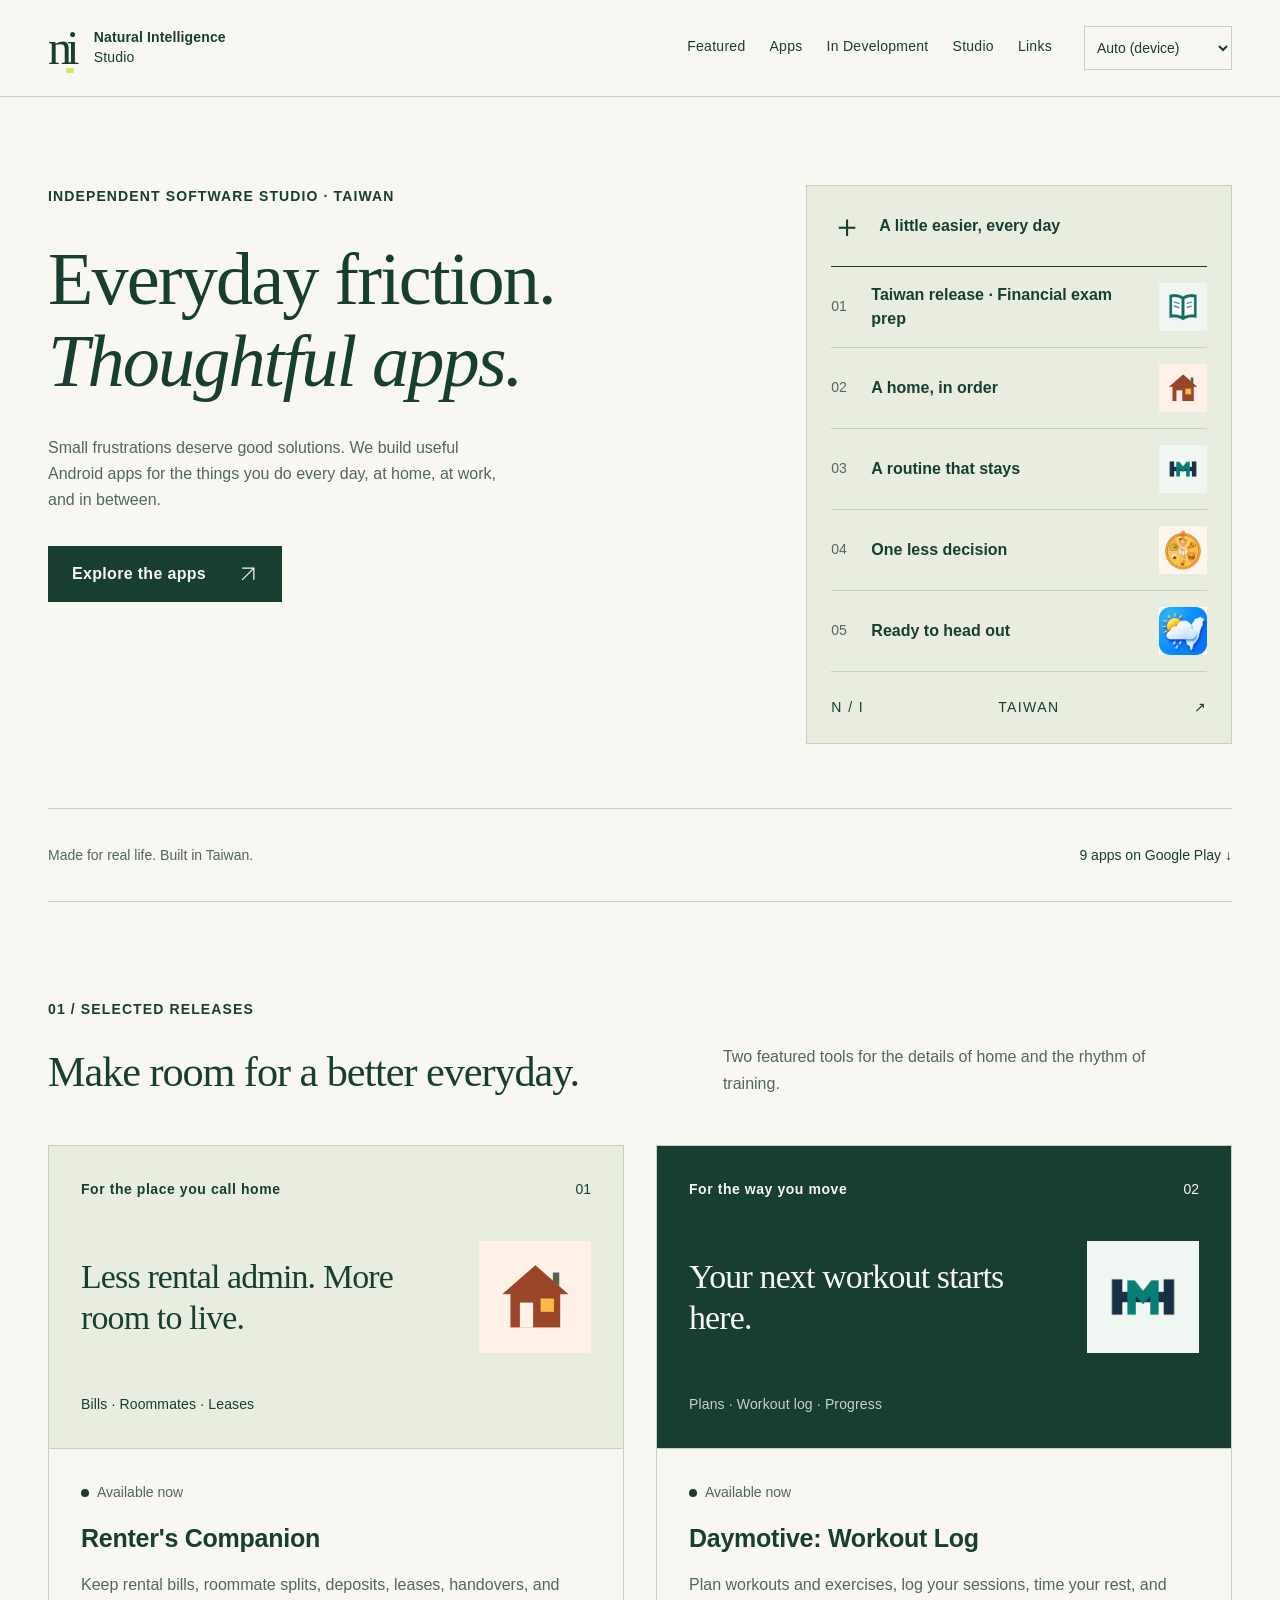
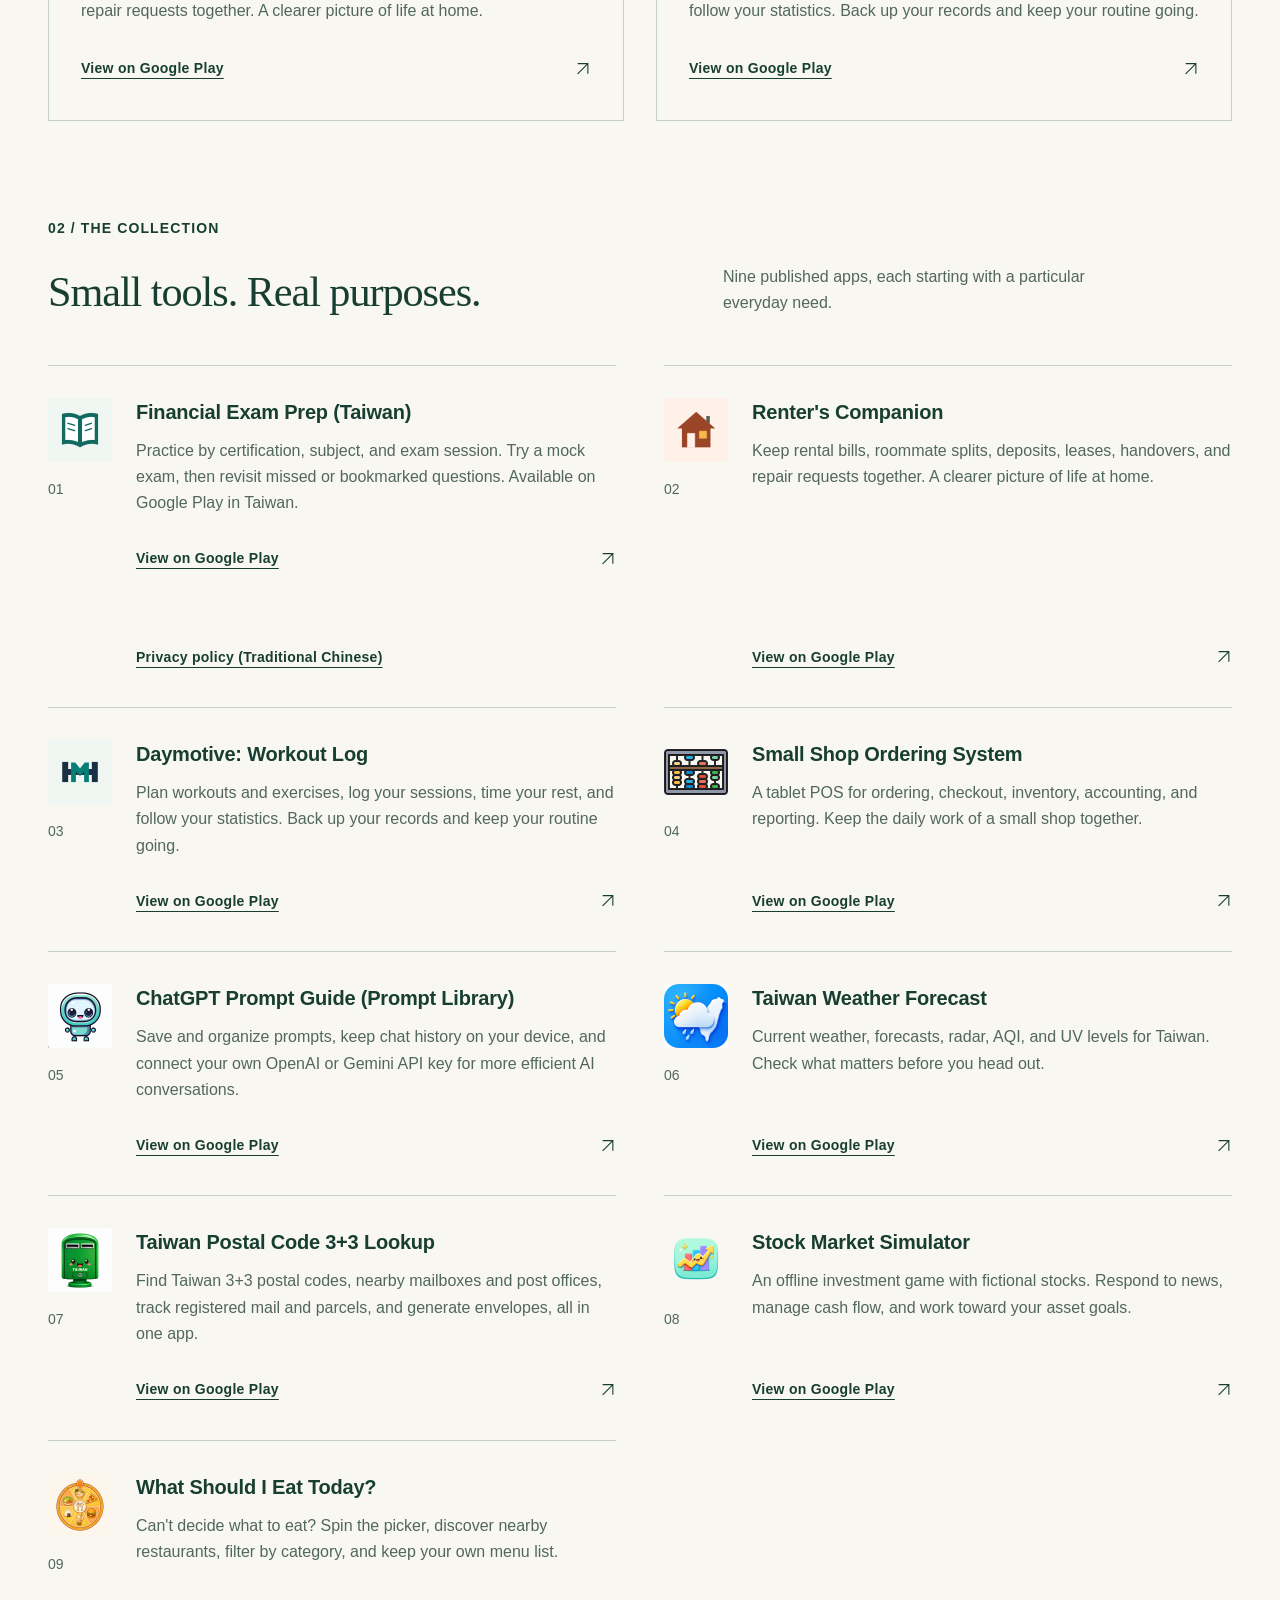
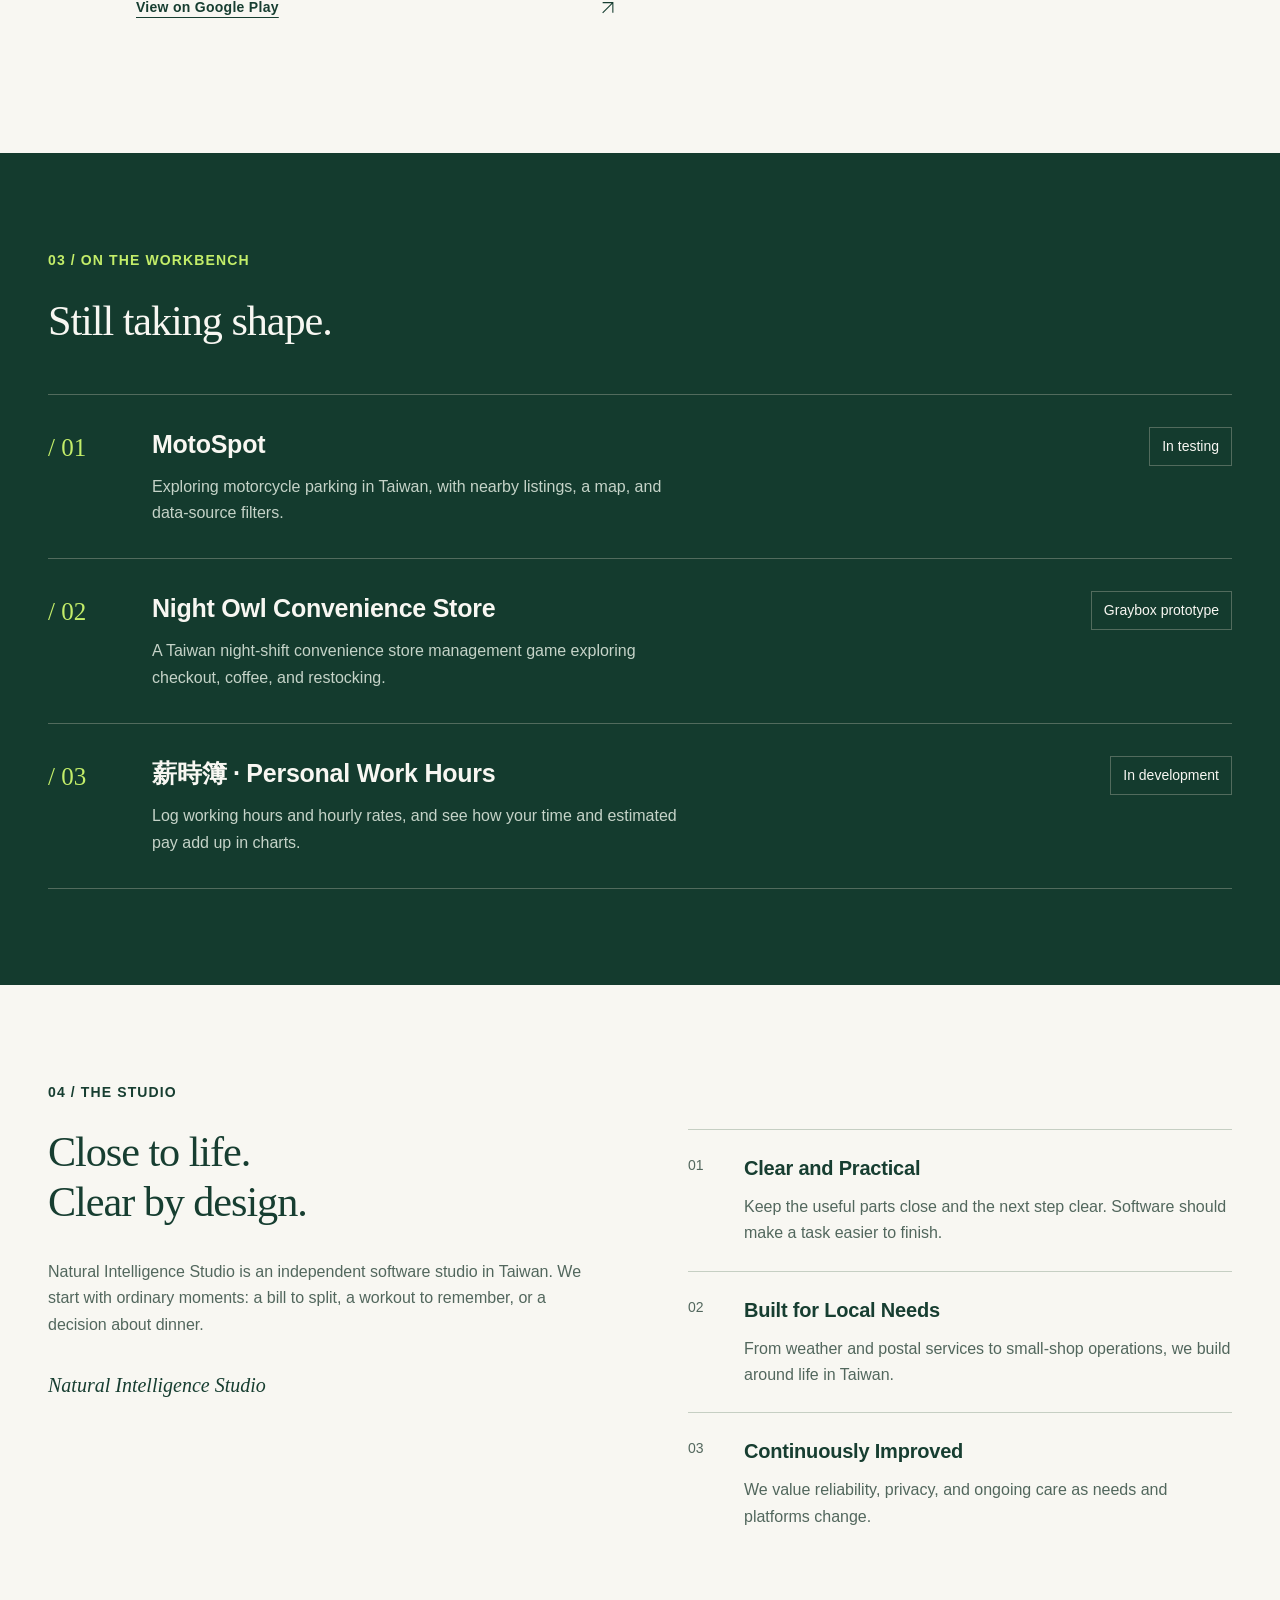
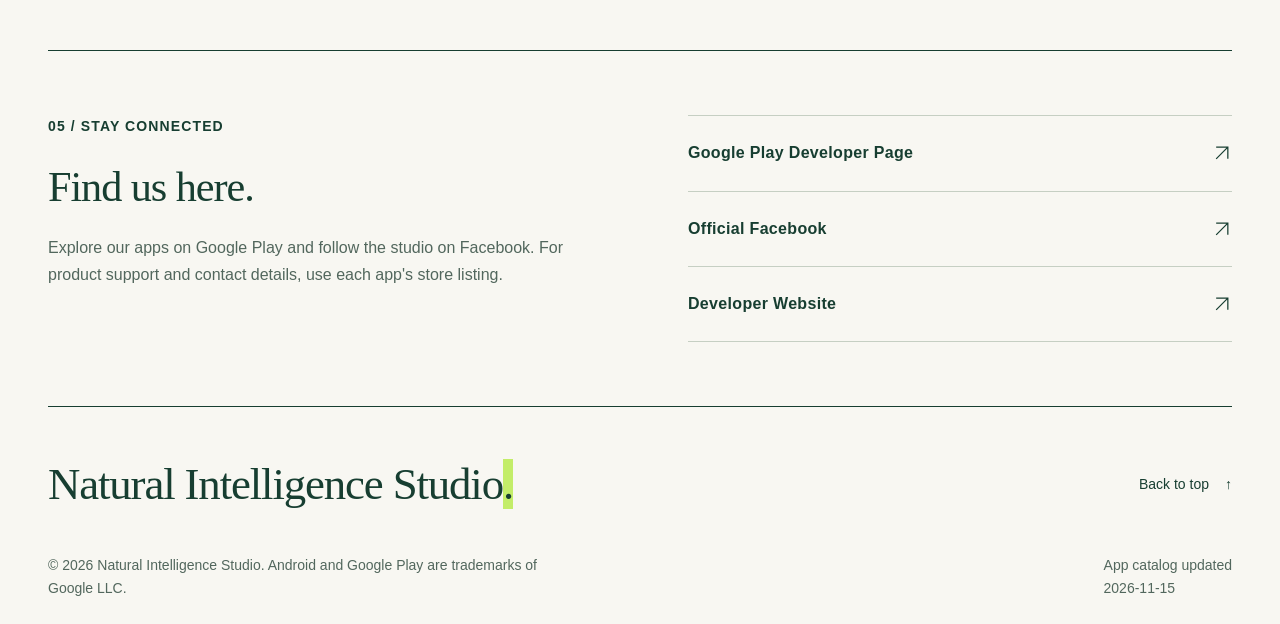
<file: index.html>
<!doctype html>
<html lang="en">
<head>
<meta charset="utf-8">
<meta name="viewport" content="width=device-width, initial-scale=1">
<meta name="google" content="notranslate">
<title data-i18n="meta.title" >Natural Intelligence Studio | Thoughtful Apps, Made in Taiwan</title>
<meta name="description" content="Useful Android apps from an independent Taiwan studio. Explore Renter’s Companion, Daymotive, and our full collection of everyday tools and games." data-i18n="meta.description" data-i18n-attr="content">
<meta name="theme-color" content="#f8f7f2">
<link rel="canonical" href="https://g07377.github.io/">
<meta property="og:title" content="Natural Intelligence Studio | Thoughtful Apps, Made in Taiwan" data-i18n="meta.title" data-i18n-attr="content">
<meta property="og:description" content="Everyday friction. Thoughtful apps. Discover Natural Intelligence Studio, an independent software studio in Taiwan." data-i18n="meta.ogDescription" data-i18n-attr="content">
<meta property="og:type" content="website">
<meta property="og:url" content="https://g07377.github.io/">
<meta property="og:image" content="https://g07377.github.io/developer-page-assets/icon-fitness.png">
<meta property="og:locale" content="en_US" data-og-locale>
<link rel="icon" href="developer-page-assets/brand-mark.svg" type="image/svg+xml">
<link rel="stylesheet" href="styles.css?v=20261110">
<script id="structured-data" type="application/ld+json">{
  "@context": "https://schema.org",
  "@type": "Organization",
  "name": "Natural Intelligence Studio",
  "url": "https://g07377.github.io/",
  "sameAs": [
    "https://play.google.com/store/apps/developer?id=Natural+Intelligence+Studio",
    "https://www.facebook.com/profile.php?id=61589645066099"
  ],
  "description": "Useful Android apps from an independent Taiwan studio. Explore Renter’s Companion, Daymotive, and our full collection of everyday tools and games."
}</script>
<script src="translations.js?v=20261115-hourly" defer></script><script src="script.js?v=20261110" defer></script>
</head>
<body>
<a data-i18n="skip" class="skip-link" href="#main">Skip to content</a>
<header class="site-header" id="top"><div class="header-inner">
<a class="brand" href="#top" aria-label="Natural Intelligence Studio home" data-i18n="brand.home" data-i18n-attr="aria-label"><span class="brand-symbol" aria-hidden="true">n<span>i</span></span><span class="brand-name">Natural Intelligence<span>Studio</span></span></a>
<nav class="site-nav" aria-label="Primary navigation" data-i18n="nav.label" data-i18n-attr="aria-label"><a href="#featured"><span data-i18n="nav.featured" >Featured</span></a><a href="#apps"><span data-i18n="nav.apps" >Apps</span></a><a href="#developing"><span data-i18n="nav.developing" >In Development</span></a><a href="#studio"><span data-i18n="nav.studio" >Studio</span></a><a href="#contact"><span data-i18n="nav.contact" >Links</span></a></nav>
<div class="language-control" hidden><label for="language-select" data-i18n="language.label">Language</label><select id="language-select" data-language-select><option value="auto" data-i18n="language.auto">Auto (device)</option><option value="en" lang="en">English</option><option value="zh-Hant" lang="zh-Hant">繁體中文</option><option value="ja" lang="ja">日本語</option><option value="ko" lang="ko">한국어</option></select></div>
</div></header>
<main id="main" tabindex="-1">
<section class="hero wrap" aria-labelledby="hero-title"><div class="hero-copy">
<p data-i18n="hero.eyebrow" class="eyebrow">Independent software studio · Taiwan</p>
<h1 id="hero-title"><span data-i18n="hero.title.first" >Everyday friction.</span><span data-i18n="hero.title.second" class="hero-accent">Thoughtful apps.</span></h1>
<p data-i18n="hero.lead" class="hero-lead">Small frustrations deserve good solutions. We build useful Android apps for the things you do every day, at home, at work, and in between.</p><a class="button" href="#apps"><span data-i18n="hero.viewApps" >Explore the apps</span><svg class="ui-icon" viewBox="0 0 24 24" fill="none" stroke="currentColor" stroke-width="1.5" aria-hidden="true"><path d="M5 19 19 5M5 5h14v14"/></svg></a>
</div><aside class="daily-index" aria-labelledby="index-title"><div class="index-heading"><span class="index-mark" aria-hidden="true">＋</span><h2 data-i18n="hero.index" id="index-title">A little easier, every day</h2></div>
<a class="index-row" href="#app-financial-certificates"><span class="index-number" aria-hidden="true">01</span><span data-i18n="hero.financial">Taiwan release · Financial exam prep</span><img src="financial-certificates/play-icon-512x512.png" width="512" height="512" alt="" decoding="async" loading="lazy"></a><a class="index-row" href="#app-rental"><span class="index-number" aria-hidden="true">02</span><span data-i18n="hero.rental" >A home, in order</span><img class="" src="developer-page-assets/icon-rental.png" width="192" height="192" alt=""  decoding="async" loading="lazy"></a><a class="index-row" href="#app-fitness"><span class="index-number" aria-hidden="true">03</span><span data-i18n="hero.fitness" >A routine that stays</span><img class="" src="developer-page-assets/icon-fitness.png" width="512" height="512" alt=""  decoding="async" loading="lazy"></a><a class="index-row" href="#app-food"><span class="index-number" aria-hidden="true">04</span><span data-i18n="hero.food" >One less decision</span><img class="" src="developer-page-assets/icon-food.png" width="256" height="256" alt=""  decoding="async" loading="lazy"></a><a class="index-row" href="#app-weather"><span class="index-number" aria-hidden="true">05</span><span data-i18n="hero.weather" >Ready to head out</span><img class="" src="developer-page-assets/icon-weather.png" width="256" height="256" alt=""  decoding="async" loading="lazy"></a>
<div class="index-footer" aria-hidden="true"><span>N / I</span><span>TAIWAN</span><span>↗</span></div></aside>
<div class="hero-foot"><p data-i18n="hero.note" >Made for real life. Built in Taiwan.</p><a href="#apps"><span data-i18n="apps.count" >9 apps on Google Play</span><span aria-hidden="true"> ↓</span></a></div></section>
<section class="section wrap" id="featured" aria-labelledby="featured-title"><div class="section-heading"><p data-i18n="featured.eyebrow" class="eyebrow">01 / Selected releases</p><div class="heading-grid"><h2 data-i18n="featured.title" id="featured-title">Make room for a better everyday.</h2><p data-i18n="featured.intro" >Two featured tools for the details of home and the rhythm of training.</p></div></div>
<div class="featured-grid"><article class="featured-card featured-rental"><div class="feature-art"><div class="feature-art-top"><p data-i18n="featured.rental.kicker" class="eyebrow">For the place you call home</p><span aria-hidden="true">01</span></div><div class="feature-art-body"><p data-i18n="featured.rental.headline" class="feature-headline">Less rental admin. More room to live.</p><img class="feature-icon" src="developer-page-assets/icon-rental.png" width="192" height="192" alt="Renter's Companion app icon" data-i18n="alt.rental" data-i18n-attr="alt" decoding="async" loading="lazy"></div><p data-i18n="featured.rental.tags" class="feature-tags">Bills · Roommates · Leases</p></div><div class="feature-detail"><p class="release-status"><span class="status-dot" aria-hidden="true"></span><span data-i18n="apps.publishedStatus" >Available now</span></p><h3 data-i18n="apps.rental.title" id="featured-rental-name">Renter's Companion</h3><p data-i18n="apps.rental.description" >Keep rental bills, roommate splits, deposits, leases, handovers, and repair requests together. A clearer picture of life at home.</p><a class="text-link" href="https://play.google.com/store/apps/details?id=life.nistudio.leasehouse" target="_blank" rel="noopener noreferrer" aria-labelledby="featured-rental-name featured-rental-store"><span id="featured-rental-store" data-i18n="apps.playStore">View on Google Play</span><svg class="ui-icon" viewBox="0 0 24 24" fill="none" stroke="currentColor" stroke-width="1.5" aria-hidden="true"><path d="M5 19 19 5M5 5h14v14"/></svg></a></div></article><article class="featured-card featured-fitness"><div class="feature-art"><div class="feature-art-top"><p data-i18n="featured.fitness.kicker" class="eyebrow">For the way you move</p><span aria-hidden="true">02</span></div><div class="feature-art-body"><p data-i18n="featured.fitness.headline" class="feature-headline">Your next workout starts here.</p><img class="feature-icon" src="developer-page-assets/icon-fitness.png" width="512" height="512" alt="Daymotive app icon" data-i18n="alt.fitness" data-i18n-attr="alt" decoding="async" loading="lazy"></div><p data-i18n="featured.fitness.tags" class="feature-tags">Plans · Workout log · Progress</p></div><div class="feature-detail"><p class="release-status"><span class="status-dot" aria-hidden="true"></span><span data-i18n="apps.publishedStatus" >Available now</span></p><h3 data-i18n="apps.fitness.title" id="featured-fitness-name">Daymotive: Workout Log</h3><p data-i18n="apps.fitness.description" >Plan workouts and exercises, log your sessions, time your rest, and follow your statistics. Back up your records and keep your routine going.</p><a class="text-link" href="https://play.google.com/store/apps/details?id=life.muscle.beach" target="_blank" rel="noopener noreferrer" aria-labelledby="featured-fitness-name featured-fitness-store"><span id="featured-fitness-store" data-i18n="apps.playStore">View on Google Play</span><svg class="ui-icon" viewBox="0 0 24 24" fill="none" stroke="currentColor" stroke-width="1.5" aria-hidden="true"><path d="M5 19 19 5M5 5h14v14"/></svg></a></div></article></div></section>
<section class="section wrap" id="apps" aria-labelledby="apps-title"><div class="section-heading"><p data-i18n="apps.eyebrow" class="eyebrow">02 / The collection</p><div class="heading-grid"><h2 data-i18n="apps.title" id="apps-title">Small tools. Real purposes.</h2><p data-i18n="apps.intro" >Nine published apps, each starting with a particular everyday need.</p></div></div>
<div class="catalog"><article class="app-row" id="app-financial-certificates"><div class="app-identity"><img src="financial-certificates/play-icon-512x512.png" width="512" height="512" alt="" decoding="async" loading="lazy"><span class="catalog-number" aria-hidden="true">01</span></div><div class="app-content"><h3 data-i18n="apps.financial.title" id="app-financial-certificates-name">Financial Exam Prep (Taiwan)</h3><p data-i18n="apps.financial.description">Practice by certification, subject, and exam session. Try a mock exam, then revisit missed or bookmarked questions. Available on Google Play in Taiwan.</p><a class="text-link" href="https://play.google.com/store/apps/details?id=tw.study.trust&amp;hl=zh_TW&amp;gl=TW" target="_blank" rel="noopener noreferrer" aria-labelledby="app-financial-certificates-name app-financial-certificates-store"><span id="app-financial-certificates-store" data-i18n="apps.playStore">View on Google Play</span><svg class="ui-icon" viewBox="0 0 24 24" fill="none" stroke="currentColor" stroke-width="1.5" aria-hidden="true"><path d="M5 19 19 5M5 5h14v14"/></svg></a><br><a class="text-link" href="financial-certificates/privacy.html"><span data-i18n="apps.financial.privacy">Privacy policy (Traditional Chinese)</span></a></div></article><article class="app-row" id="app-rental"><div class="app-identity"><img class="" src="developer-page-assets/icon-rental.png" width="192" height="192" alt=""  decoding="async" loading="lazy"><span class="catalog-number" aria-hidden="true">02</span></div><div class="app-content"><h3 data-i18n="apps.rental.title" id="app-rental-name">Renter's Companion</h3><p data-i18n="apps.rental.description" >Keep rental bills, roommate splits, deposits, leases, handovers, and repair requests together. A clearer picture of life at home.</p><a class="text-link" href="https://play.google.com/store/apps/details?id=life.nistudio.leasehouse" target="_blank" rel="noopener noreferrer" aria-labelledby="app-rental-name app-rental-store"><span id="app-rental-store" data-i18n="apps.playStore">View on Google Play</span><svg class="ui-icon" viewBox="0 0 24 24" fill="none" stroke="currentColor" stroke-width="1.5" aria-hidden="true"><path d="M5 19 19 5M5 5h14v14"/></svg></a></div></article><article class="app-row" id="app-fitness"><div class="app-identity"><img class="" src="developer-page-assets/icon-fitness.png" width="512" height="512" alt=""  decoding="async" loading="lazy"><span class="catalog-number" aria-hidden="true">03</span></div><div class="app-content"><h3 data-i18n="apps.fitness.title" id="app-fitness-name">Daymotive: Workout Log</h3><p data-i18n="apps.fitness.description" >Plan workouts and exercises, log your sessions, time your rest, and follow your statistics. Back up your records and keep your routine going.</p><a class="text-link" href="https://play.google.com/store/apps/details?id=life.muscle.beach" target="_blank" rel="noopener noreferrer" aria-labelledby="app-fitness-name app-fitness-store"><span id="app-fitness-store" data-i18n="apps.playStore">View on Google Play</span><svg class="ui-icon" viewBox="0 0 24 24" fill="none" stroke="currentColor" stroke-width="1.5" aria-hidden="true"><path d="M5 19 19 5M5 5h14v14"/></svg></a></div></article><article class="app-row" id="app-pos"><div class="app-identity"><img class="" src="developer-page-assets/icon-pos.png" width="256" height="256" alt=""  decoding="async" loading="lazy"><span class="catalog-number" aria-hidden="true">04</span></div><div class="app-content"><h3 data-i18n="apps.pos.title" id="app-pos-name">Small Shop Ordering System</h3><p data-i18n="apps.pos.description" >A tablet POS for ordering, checkout, inventory, accounting, and reporting. Keep the daily work of a small shop together.</p><a class="text-link" href="https://play.google.com/store/apps/details?id=gundon.gu.posystem" target="_blank" rel="noopener noreferrer" aria-labelledby="app-pos-name app-pos-store"><span id="app-pos-store" data-i18n="apps.playStore">View on Google Play</span><svg class="ui-icon" viewBox="0 0 24 24" fill="none" stroke="currentColor" stroke-width="1.5" aria-hidden="true"><path d="M5 19 19 5M5 5h14v14"/></svg></a></div></article><article class="app-row" id="app-gpt"><div class="app-identity"><img class="" src="developer-page-assets/icon-gpt.png" width="256" height="256" alt=""  decoding="async" loading="lazy"><span class="catalog-number" aria-hidden="true">05</span></div><div class="app-content"><h3 data-i18n="apps.gpt.title" id="app-gpt-name">ChatGPT Prompt Guide (Prompt Library)</h3><p data-i18n="apps.gpt.description" >Save and organize prompts, keep chat history on your device, and connect your own OpenAI or Gemini API key for more efficient AI conversations.</p><a class="text-link" href="https://play.google.com/store/apps/details?id=com.forlearn.gpt" target="_blank" rel="noopener noreferrer" aria-labelledby="app-gpt-name app-gpt-store"><span id="app-gpt-store" data-i18n="apps.playStore">View on Google Play</span><svg class="ui-icon" viewBox="0 0 24 24" fill="none" stroke="currentColor" stroke-width="1.5" aria-hidden="true"><path d="M5 19 19 5M5 5h14v14"/></svg></a></div></article><article class="app-row" id="app-weather"><div class="app-identity"><img class="" src="developer-page-assets/icon-weather.png" width="256" height="256" alt=""  decoding="async" loading="lazy"><span class="catalog-number" aria-hidden="true">06</span></div><div class="app-content"><h3 data-i18n="apps.weather.title" id="app-weather-name">Taiwan Weather Forecast</h3><p data-i18n="apps.weather.description" >Current weather, forecasts, radar, AQI, and UV levels for Taiwan. Check what matters before you head out.</p><a class="text-link" href="https://play.google.com/store/apps/details?id=com.cwb.monitor" target="_blank" rel="noopener noreferrer" aria-labelledby="app-weather-name app-weather-store"><span id="app-weather-store" data-i18n="apps.playStore">View on Google Play</span><svg class="ui-icon" viewBox="0 0 24 24" fill="none" stroke="currentColor" stroke-width="1.5" aria-hidden="true"><path d="M5 19 19 5M5 5h14v14"/></svg></a></div></article><article class="app-row" id="app-postal"><div class="app-identity"><img class="" src="developer-page-assets/icon-postal.png" width="256" height="256" alt=""  decoding="async" loading="lazy"><span class="catalog-number" aria-hidden="true">07</span></div><div class="app-content"><h3 data-i18n="apps.postal.title" id="app-postal-name">Taiwan Postal Code 3+3 Lookup</h3><p data-i18n="apps.postal.description" >Find Taiwan 3+3 postal codes, nearby mailboxes and post offices, track registered mail and parcels, and generate envelopes, all in one app.</p><a class="text-link" href="https://play.google.com/store/apps/details?id=taiwan.adresscode.monitor" target="_blank" rel="noopener noreferrer" aria-labelledby="app-postal-name app-postal-store"><span id="app-postal-store" data-i18n="apps.playStore">View on Google Play</span><svg class="ui-icon" viewBox="0 0 24 24" fill="none" stroke="currentColor" stroke-width="1.5" aria-hidden="true"><path d="M5 19 19 5M5 5h14v14"/></svg></a></div></article><article class="app-row" id="app-stock"><div class="app-identity"><img class="" src="developer-page-assets/icon-stock.png" width="256" height="256" alt=""  decoding="async" loading="lazy"><span class="catalog-number" aria-hidden="true">08</span></div><div class="app-content"><h3 data-i18n="apps.stock.title" id="app-stock-name">Stock Market Simulator</h3><p data-i18n="apps.stock.description" >An offline investment game with fictional stocks. Respond to news, manage cash flow, and work toward your asset goals.</p><a class="text-link" href="https://play.google.com/store/apps/details?id=stock.investor.simulator" target="_blank" rel="noopener noreferrer" aria-labelledby="app-stock-name app-stock-store"><span id="app-stock-store" data-i18n="apps.playStore">View on Google Play</span><svg class="ui-icon" viewBox="0 0 24 24" fill="none" stroke="currentColor" stroke-width="1.5" aria-hidden="true"><path d="M5 19 19 5M5 5h14v14"/></svg></a></div></article><article class="app-row" id="app-food"><div class="app-identity"><img class="" src="developer-page-assets/icon-food.png" width="256" height="256" alt=""  decoding="async" loading="lazy"><span class="catalog-number" aria-hidden="true">09</span></div><div class="app-content"><h3 data-i18n="apps.food.title" id="app-food-name">What Should I Eat Today?</h3><p data-i18n="apps.food.description" >Can't decide what to eat? Spin the picker, discover nearby restaurants, filter by category, and keep your own menu list.</p><a class="text-link" href="https://play.google.com/store/apps/details?id=com.meowmeow.yumyum" target="_blank" rel="noopener noreferrer" aria-labelledby="app-food-name app-food-store"><span id="app-food-store" data-i18n="apps.playStore">View on Google Play</span><svg class="ui-icon" viewBox="0 0 24 24" fill="none" stroke="currentColor" stroke-width="1.5" aria-hidden="true"><path d="M5 19 19 5M5 5h14v14"/></svg></a></div></article></div></section>
<section class="workbench" id="developing" aria-labelledby="developing-title"><div class="wrap section"><div class="section-heading"><p data-i18n="developing.eyebrow" class="eyebrow">03 / On the workbench</p><div class="heading-grid"><h2 data-i18n="developing.title" id="developing-title">Still taking shape.</h2></div></div>
<div class="development-list"><article class="development-row"><span class="development-number" aria-hidden="true">/ 01</span><div><h3 data-i18n="developing.moto.title" >MotoSpot</h3><p data-i18n="developing.moto.description" >Exploring motorcycle parking in Taiwan, with nearby listings, a map, and data-source filters.</p></div><p data-i18n="developing.moto.status" class="development-status">In testing</p></article><article class="development-row"><span class="development-number" aria-hidden="true">/ 02</span><div><h3 data-i18n="developing.owl.title" >Night Owl Convenience Store</h3><p data-i18n="developing.owl.description" >A Taiwan night-shift convenience store management game exploring checkout, coffee, and restocking.</p></div><p data-i18n="developing.owl.status" class="development-status">Graybox prototype</p></article><article class="development-row"><span class="development-number" aria-hidden="true">/ 03</span><div><h3 data-i18n="developing.hourly.title">薪時簿 · Personal Work Hours</h3><p data-i18n="developing.hourly.description">Log working hours and hourly rates, and see how your time and estimated pay add up in charts.</p></div><p data-i18n="developing.hourly.status" class="development-status">In development</p></article></div></div></section>
<section class="section wrap studio" id="studio" aria-labelledby="studio-title"><div><p data-i18n="studio.eyebrow" class="eyebrow">04 / The studio</p><h2 data-i18n="studio.title" id="studio-title">Close to life.
Clear by design.</h2><p data-i18n="studio.intro" class="studio-intro">Natural Intelligence Studio is an independent software studio in Taiwan. We start with ordinary moments: a bill to split, a workout to remember, or a decision about dinner.</p><span class="studio-signature" aria-hidden="true">Natural Intelligence Studio</span></div><div class="principles"><article><span class="principle-number" aria-hidden="true">01</span><div><h3 data-i18n="studio.clear.title" >Clear and Practical</h3><p data-i18n="studio.clear.description" >Keep the useful parts close and the next step clear. Software should make a task easier to finish.</p></div></article><article><span class="principle-number" aria-hidden="true">02</span><div><h3 data-i18n="studio.local.title" >Built for Local Needs</h3><p data-i18n="studio.local.description" >From weather and postal services to small-shop operations, we build around life in Taiwan.</p></div></article><article><span class="principle-number" aria-hidden="true">03</span><div><h3 data-i18n="studio.updates.title" >Continuously Improved</h3><p data-i18n="studio.updates.description" >We value reliability, privacy, and ongoing care as needs and platforms change.</p></div></article></div></section>
<section class="contact wrap" id="contact" aria-labelledby="contact-title"><div><p data-i18n="links.eyebrow" class="eyebrow">05 / Stay connected</p><h2 data-i18n="links.title" id="contact-title">Find us here.</h2><p data-i18n="links.intro" >Explore our apps on Google Play and follow the studio on Facebook. For product support and contact details, use each app's store listing.</p></div><div class="official-links"><a href="https://play.google.com/store/apps/developer?id=Natural+Intelligence+Studio" target="_blank" rel="noopener noreferrer"><span data-i18n="links.play" >Google Play Developer Page</span><svg class="ui-icon" viewBox="0 0 24 24" fill="none" stroke="currentColor" stroke-width="1.5" aria-hidden="true"><path d="M5 19 19 5M5 5h14v14"/></svg></a><a href="https://www.facebook.com/profile.php?id=61589645066099" target="_blank" rel="noopener noreferrer"><span data-i18n="links.facebook" >Official Facebook</span><svg class="ui-icon" viewBox="0 0 24 24" fill="none" stroke="currentColor" stroke-width="1.5" aria-hidden="true"><path d="M5 19 19 5M5 5h14v14"/></svg></a><a href="https://g07377.github.io/"><span data-i18n="links.website" >Developer Website</span><svg class="ui-icon" viewBox="0 0 24 24" fill="none" stroke="currentColor" stroke-width="1.5" aria-hidden="true"><path d="M5 19 19 5M5 5h14v14"/></svg></a></div></section>
</main>
<footer class="site-footer wrap"><div class="footer-top"><span class="footer-name">Natural Intelligence Studio<span class="footer-dot" aria-hidden="true">.</span></span><a class="back-top" href="#top"><span data-i18n="footer.top" >Back to top</span><span aria-hidden="true"> ↑</span></a></div><div class="footer-bottom"><p>© <span data-year>2026</span> <span data-i18n="footer.trademark" >Natural Intelligence Studio. Android and Google Play are trademarks of Google LLC.</span></p><p class="checked-date"><span data-i18n="footer.checked" >App catalog updated</span> <time datetime="2026-11-15">2026-11-15</time></p></div></footer>
</body></html>
</file>
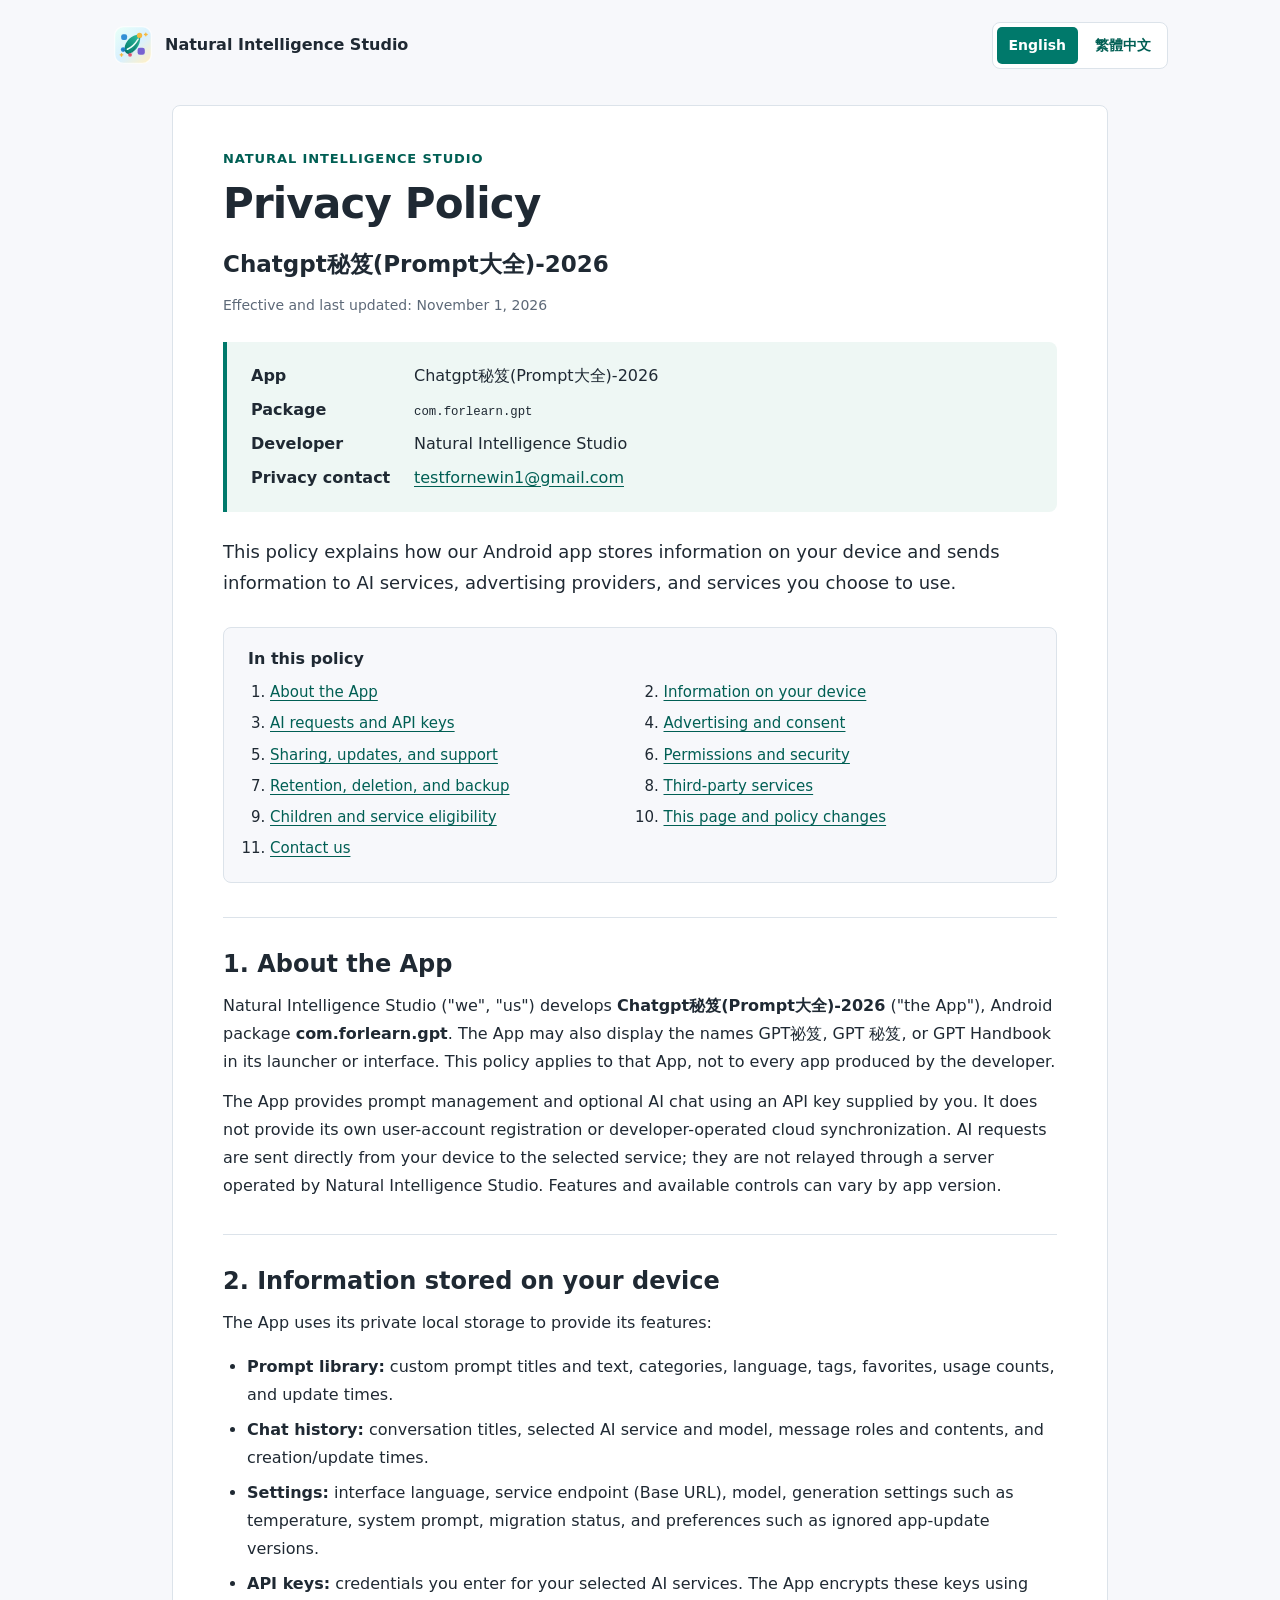
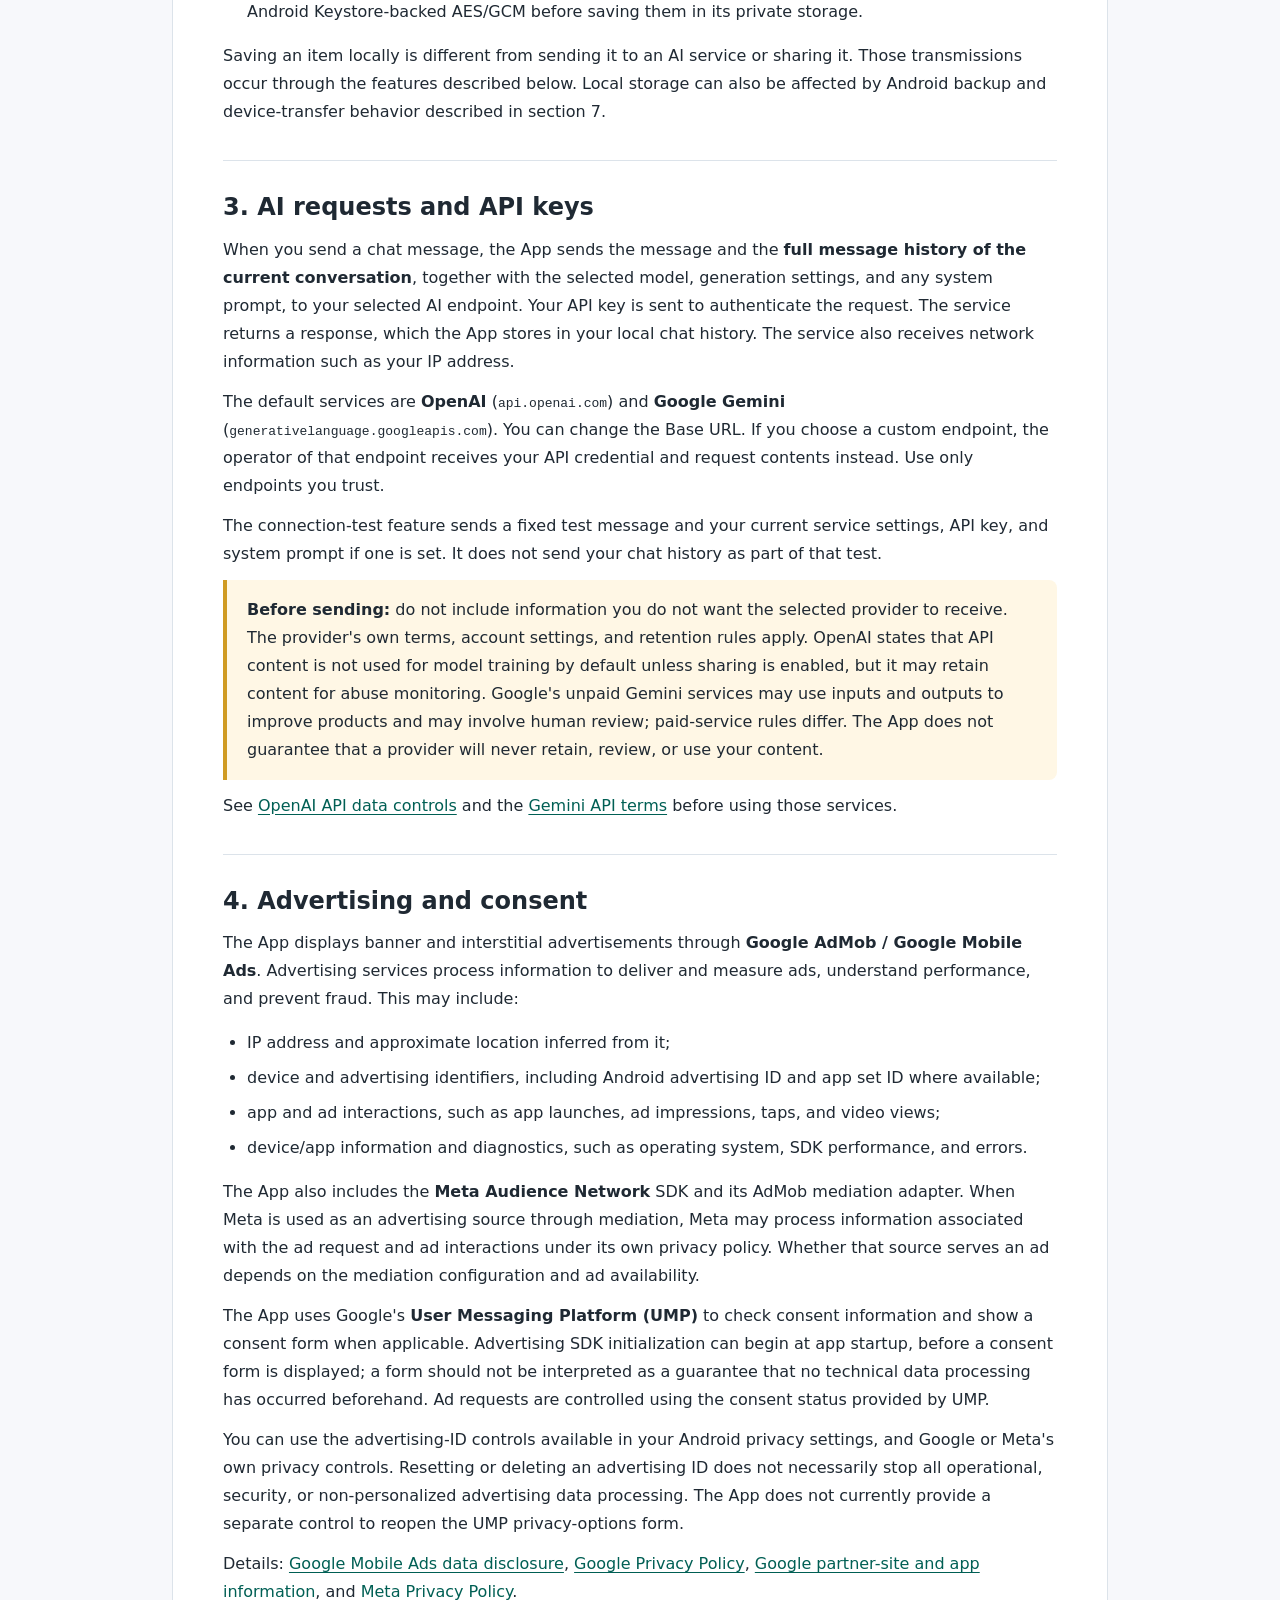
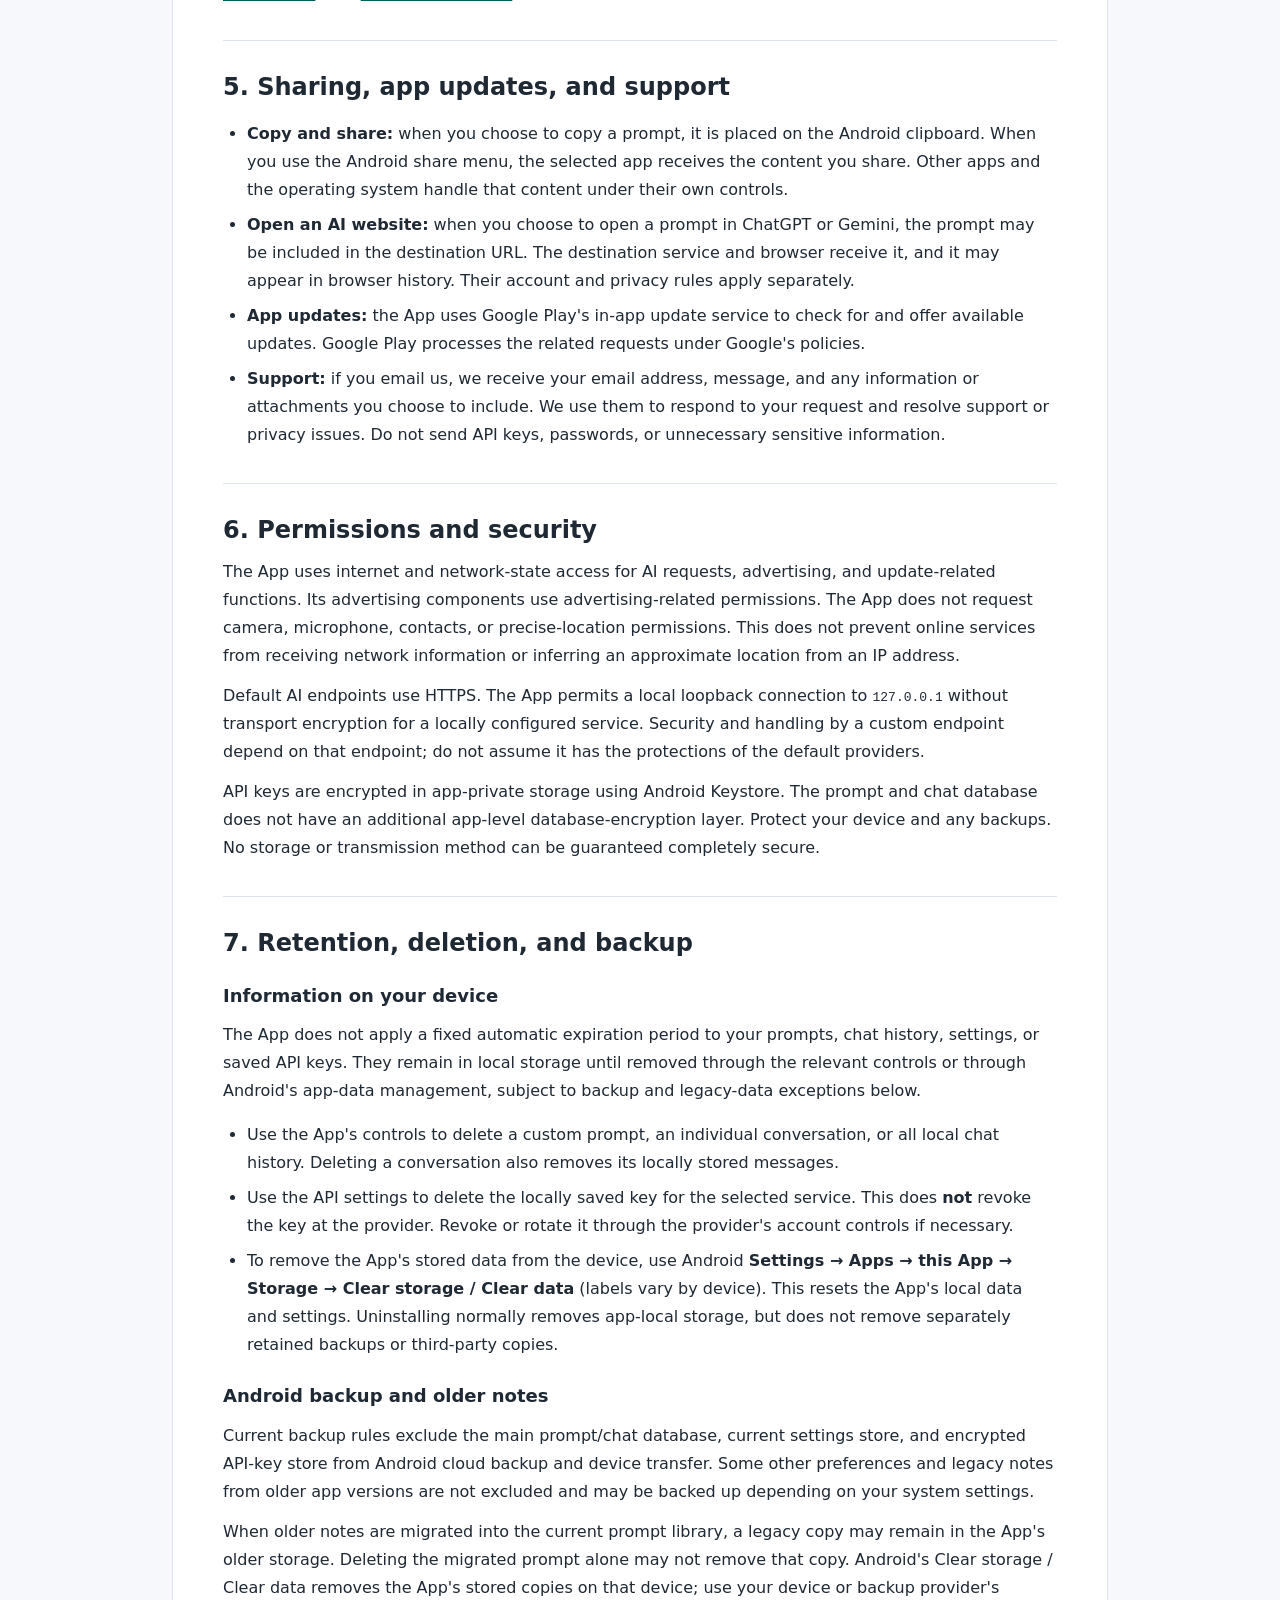
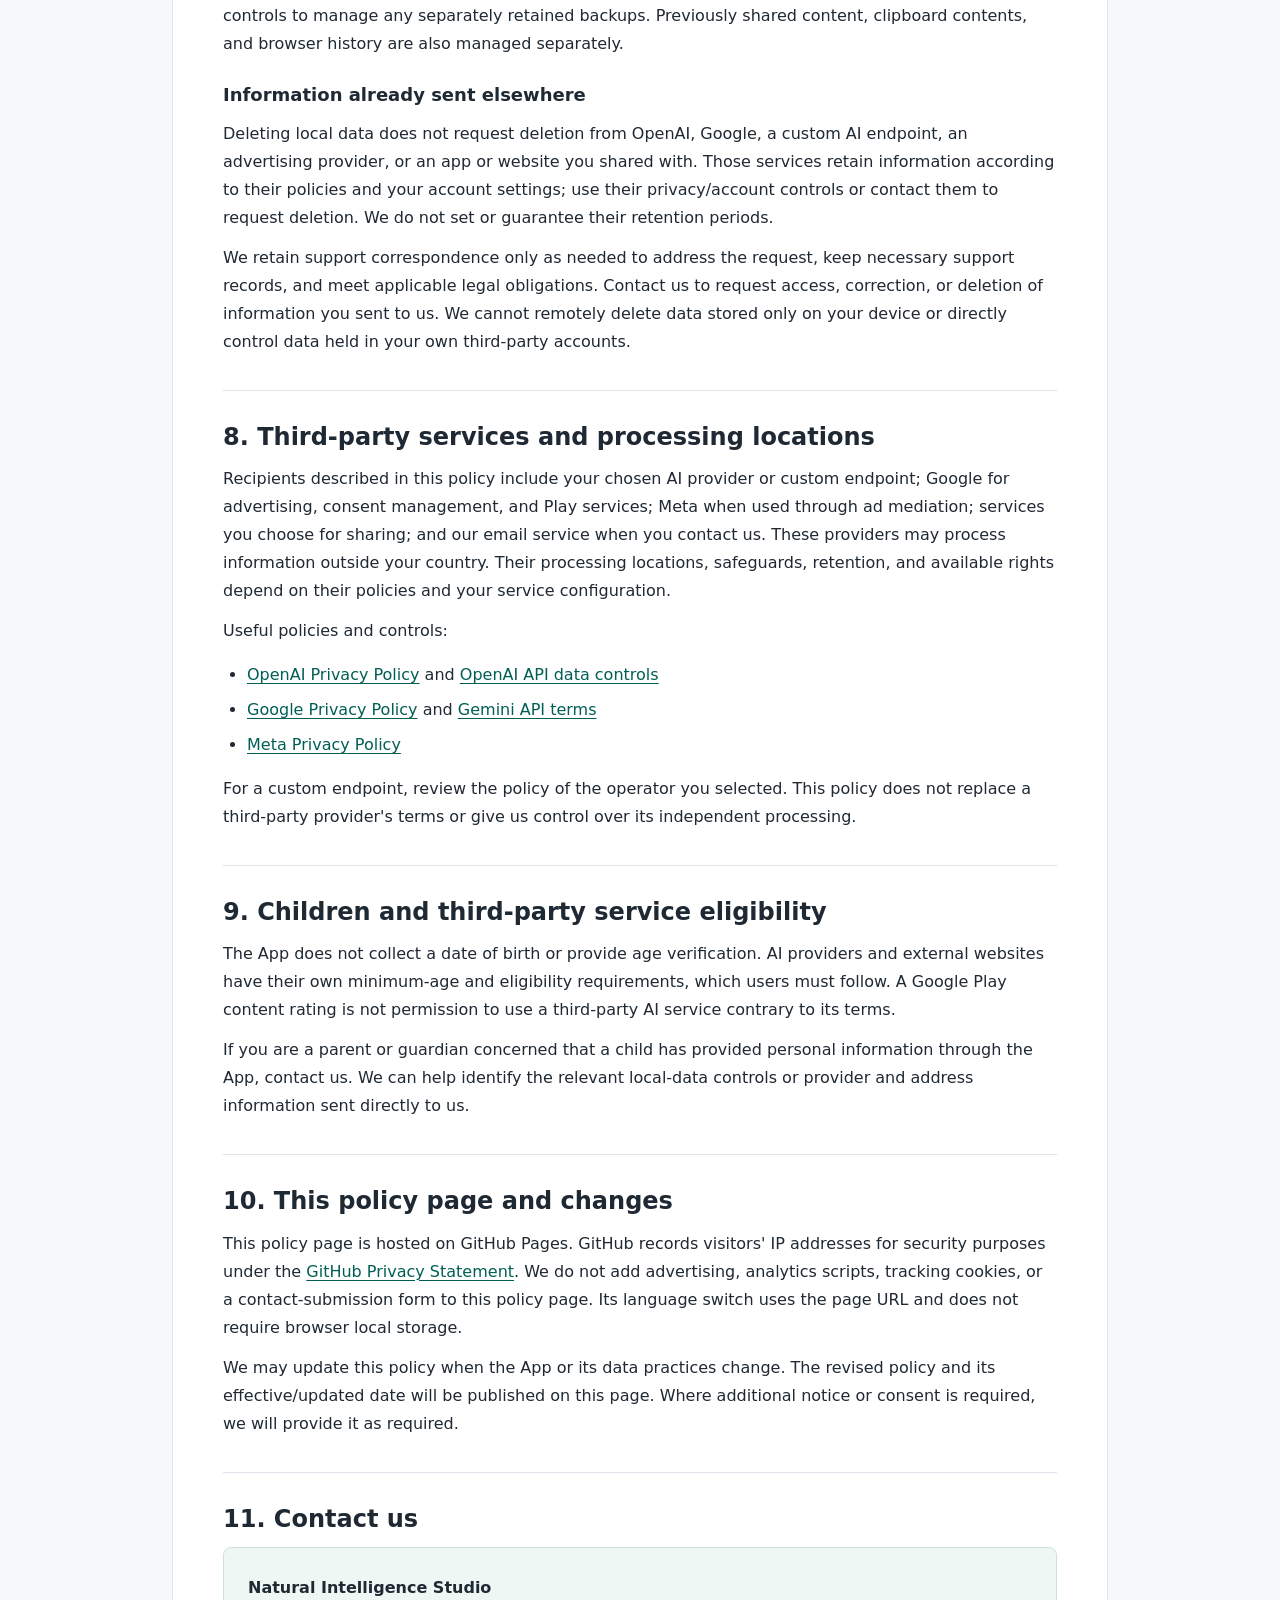
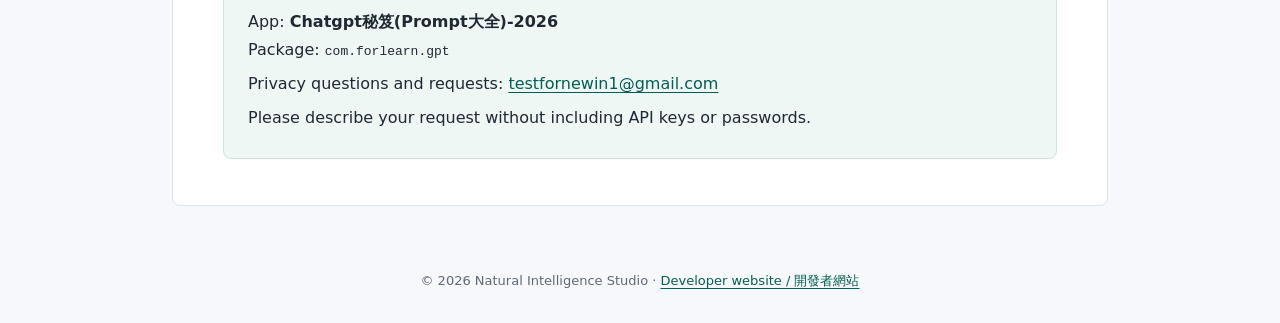
<file: privacy/gpt/index.html>
<!doctype html>
<html lang="en">
<head>
  <meta charset="utf-8">
  <meta name="viewport" content="width=device-width, initial-scale=1">
  <title>Privacy Policy | Chatgpt秘笈(Prompt大全)-2026 | Natural Intelligence Studio</title>
  <meta name="description" content="Privacy Policy for Chatgpt秘笈(Prompt大全)-2026 (com.forlearn.gpt), developed by Natural Intelligence Studio.">
  <meta name="theme-color" content="#00796b">
  <link rel="canonical" href="https://g07377.github.io/privacy/gpt/">
  <link rel="icon" href="/developer-page-assets/brand-mark.svg" type="image/svg+xml">
  <script>document.documentElement.classList.add('js'); document.documentElement.dataset.language = new URLSearchParams(location.search).get('lang') === 'zh-Hant' ? 'zh-Hant' : 'en';</script>
  <style>
    :root{color-scheme:light;--bg:#f7f8fb;--surface:#fff;--soft:#eef7f4;--ink:#1f2933;--muted:#5d6978;--line:#dce3ea;--teal:#00796b;--teal-dark:#005f54}
    *{box-sizing:border-box}html{scroll-behavior:smooth;scroll-padding-top:28px}body{margin:0;background:var(--bg);color:var(--ink);font-family:system-ui,-apple-system,BlinkMacSystemFont,"Segoe UI","Noto Sans TC",sans-serif;line-height:1.75}a{color:var(--teal-dark);text-underline-offset:3px;overflow-wrap:anywhere}a:hover{text-decoration-thickness:2px}a:focus-visible{outline:3px solid #00796b66;outline-offset:5px;border-radius:3px}img{display:block;max-width:100%}
    .skip{position:absolute;top:-100px;left:20px;z-index:5;padding:10px 16px;background:var(--surface)}.skip:focus{top:8px}
    .site-header{display:flex;align-items:center;justify-content:space-between;gap:24px;max-width:1120px;margin:0 auto;padding:22px 32px}.brand{display:flex;align-items:center;gap:11px;font-weight:800;text-decoration:none;color:var(--ink);line-height:1.3}.brand img{flex-shrink:0}.language-nav{display:flex;flex-shrink:0;gap:5px;padding:4px;border:1px solid var(--line);border-radius:8px;background:var(--surface)}.language-nav a{padding:6px 12px;text-decoration:none;font-size:14px;font-weight:700;border-radius:5px}.language-nav a[aria-current="page"]{background:var(--teal);color:white}
    main{max-width:1000px;margin:14px auto 64px;padding:0 32px}article{background:var(--surface);border:1px solid var(--line);border-radius:8px;padding:42px 50px 46px}.eyebrow{margin:0 0 10px;color:var(--teal-dark);font-size:13px;font-weight:850;letter-spacing:.07em;text-transform:uppercase}h1{margin:0;font-size:42px;line-height:1.15;letter-spacing:-.02em}h2{font-size:24px;line-height:1.35;margin:0 0 12px}h3{font-size:18px;line-height:1.45;margin:24px 0 8px}p{margin:12px 0}p,li,h1,h2,h3,dd{overflow-wrap:anywhere}.app-name{margin:18px 0 8px;font-size:23px;font-weight:700;line-height:1.5}.dates{font-size:14px;color:var(--muted)}.identity{display:grid;grid-template-columns:145px 1fr;gap:6px 18px;margin:24px 0;padding:20px 24px;background:var(--soft);border-left:4px solid var(--teal);border-radius:0 8px 8px 0}.identity dt{font-weight:700}.identity dd{margin:0}.identity code{font-size:.95em}.lead{font-size:18px}.contents{margin:28px 0 6px;padding:20px 24px;background:var(--bg);border:1px solid var(--line);border-radius:8px}.contents h2{font-size:16px;margin:0 0 10px}.contents ol{display:grid;grid-template-columns:1fr 1fr;gap:5px 25px;margin:0;padding-left:22px;font-size:15px}.contents li+li{margin-top:0}.policy-section{margin-top:34px;padding-top:30px;border-top:1px solid var(--line)}ul{padding-left:24px}li+li{margin-top:7px}.note{padding:16px 20px;background:#fff7e5;border-left:4px solid #d09b22;border-radius:0 8px 8px 0}.contact-box{padding:20px 24px;background:var(--soft);border:1px solid #cee2dc;border-radius:8px}.contact-box p{margin:6px 0}.site-footer{max-width:1000px;margin:0 auto 30px;padding:0 32px;text-align:center;font-size:13px;color:var(--muted)}.js[data-language="en"] [data-policy-language="zh-Hant"],.js[data-language="zh-Hant"] [data-policy-language="en"]{display:none}
    @media(max-width:700px){.site-header{padding:18px 20px;align-items:flex-start;flex-direction:column;gap:16px}.brand{font-size:16px}.brand img{width:36px;height:36px}.language-nav{align-self:flex-start}main{padding:0 14px;margin-top:4px;margin-bottom:38px}article{padding:28px 23px 32px}h1{font-size:34px}.app-name{font-size:21px}.lead{font-size:17px}.identity{grid-template-columns:1fr;gap:2px;padding:16px 18px}.identity dd+dt{margin-top:9px}.contents{padding:18px}.contents ol{grid-template-columns:1fr;gap:7px}.policy-section{margin-top:28px;padding-top:25px}h2{font-size:22px}.site-footer{padding:0 20px}}
    @media(prefers-reduced-motion:reduce){html{scroll-behavior:auto}}
    @media print{body{background:white;font-size:10pt}.site-header,.language-nav,.skip,.contents,.site-footer{display:none}main{max-width:none;margin:0;padding:0}article{border:0;padding:0}h1{font-size:25pt}h2{font-size:15pt;break-after:avoid}h3{break-after:avoid}.policy-section{margin-top:18px;padding-top:15px}a{color:inherit}.identity,.contact-box{break-inside:avoid}}
  </style>
</head>
<body>
  <a class="skip" href="#policy">Skip to policy / 跳至政策</a>
  <header class="site-header">
    <a class="brand" href="https://g07377.github.io/"><img src="/developer-page-assets/brand-mark.svg" alt="" width="42" height="42"><span>Natural Intelligence Studio</span></a>
    <nav class="language-nav" aria-label="Policy language / 政策語言">
      <a href="?lang=en#en" data-language-link="en" lang="en" hreflang="en">English</a>
      <a href="?lang=zh-Hant#zh-Hant" data-language-link="zh-Hant" lang="zh-Hant" hreflang="zh-Hant">繁體中文</a>
    </nav>
  </header>
  <main id="policy">
    <article id="en" lang="en" data-policy-language="en" aria-labelledby="en-title">
      <p class="eyebrow">Natural Intelligence Studio</p>
      <h1 id="en-title">Privacy Policy</h1>
      <p class="app-name">Chatgpt秘笈(Prompt大全)-2026</p>
      <p class="dates">Effective and last updated: November 1, 2026</p>
      <dl class="identity">
        <dt>App</dt><dd>Chatgpt秘笈(Prompt大全)-2026</dd>
        <dt>Package</dt><dd><code>com.forlearn.gpt</code></dd>
        <dt>Developer</dt><dd>Natural Intelligence Studio</dd>
        <dt>Privacy contact</dt><dd><a href="mailto:testfornewin1@gmail.com">testfornewin1@gmail.com</a></dd>
      </dl>
      <p class="lead">This policy explains how our Android app stores information on your device and sends information to AI services, advertising providers, and services you choose to use.</p>
      <nav class="contents" aria-label="Privacy policy contents">
        <h2>In this policy</h2>
        <ol>
          <li><a href="#en-about">About the App</a></li>
          <li><a href="#en-local">Information on your device</a></li>
          <li><a href="#en-ai">AI requests and API keys</a></li>
          <li><a href="#en-ads">Advertising and consent</a></li>
          <li><a href="#en-sharing">Sharing, updates, and support</a></li>
          <li><a href="#en-security">Permissions and security</a></li>
          <li><a href="#en-deletion">Retention, deletion, and backup</a></li>
          <li><a href="#en-providers">Third-party services</a></li>
          <li><a href="#en-children">Children and service eligibility</a></li>
          <li><a href="#en-website">This page and policy changes</a></li>
          <li><a href="#en-contact">Contact us</a></li>
        </ol>
      </nav>

      <section class="policy-section" id="en-about">
        <h2>1. About the App</h2>
        <p>Natural Intelligence Studio ("we", "us") develops <strong>Chatgpt秘笈(Prompt大全)-2026</strong> ("the App"), Android package <strong>com.forlearn.gpt</strong>. The App may also display the names GPT祕笈, GPT 秘笈, or GPT Handbook in its launcher or interface. This policy applies to that App, not to every app produced by the developer.</p>
        <p>The App provides prompt management and optional AI chat using an API key supplied by you. It does not provide its own user-account registration or developer-operated cloud synchronization. AI requests are sent directly from your device to the selected service; they are not relayed through a server operated by Natural Intelligence Studio. Features and available controls can vary by app version.</p>
      </section>

      <section class="policy-section" id="en-local">
        <h2>2. Information stored on your device</h2>
        <p>The App uses its private local storage to provide its features:</p>
        <ul>
          <li><strong>Prompt library:</strong> custom prompt titles and text, categories, language, tags, favorites, usage counts, and update times.</li>
          <li><strong>Chat history:</strong> conversation titles, selected AI service and model, message roles and contents, and creation/update times.</li>
          <li><strong>Settings:</strong> interface language, service endpoint (Base URL), model, generation settings such as temperature, system prompt, migration status, and preferences such as ignored app-update versions.</li>
          <li><strong>API keys:</strong> credentials you enter for your selected AI services. The App encrypts these keys using Android Keystore-backed AES/GCM before saving them in its private storage.</li>
        </ul>
        <p>Saving an item locally is different from sending it to an AI service or sharing it. Those transmissions occur through the features described below. Local storage can also be affected by Android backup and device-transfer behavior described in section 7.</p>
      </section>

      <section class="policy-section" id="en-ai">
        <h2>3. AI requests and API keys</h2>
        <p>When you send a chat message, the App sends the message and the <strong>full message history of the current conversation</strong>, together with the selected model, generation settings, and any system prompt, to your selected AI endpoint. Your API key is sent to authenticate the request. The service returns a response, which the App stores in your local chat history. The service also receives network information such as your IP address.</p>
        <p>The default services are <strong>OpenAI</strong> (<code>api.openai.com</code>) and <strong>Google Gemini</strong> (<code>generativelanguage.googleapis.com</code>). You can change the Base URL. If you choose a custom endpoint, the operator of that endpoint receives your API credential and request contents instead. Use only endpoints you trust.</p>
        <p>The connection-test feature sends a fixed test message and your current service settings, API key, and system prompt if one is set. It does not send your chat history as part of that test.</p>
        <p class="note"><strong>Before sending:</strong> do not include information you do not want the selected provider to receive. The provider's own terms, account settings, and retention rules apply. OpenAI states that API content is not used for model training by default unless sharing is enabled, but it may retain content for abuse monitoring. Google's unpaid Gemini services may use inputs and outputs to improve products and may involve human review; paid-service rules differ. The App does not guarantee that a provider will never retain, review, or use your content.</p>
        <p>See <a href="https://developers.openai.com/api/docs/guides/your-data">OpenAI API data controls</a> and the <a href="https://ai.google.dev/gemini-api/terms">Gemini API terms</a> before using those services.</p>
      </section>

      <section class="policy-section" id="en-ads">
        <h2>4. Advertising and consent</h2>
        <p>The App displays banner and interstitial advertisements through <strong>Google AdMob / Google Mobile Ads</strong>. Advertising services process information to deliver and measure ads, understand performance, and prevent fraud. This may include:</p>
        <ul>
          <li>IP address and approximate location inferred from it;</li>
          <li>device and advertising identifiers, including Android advertising ID and app set ID where available;</li>
          <li>app and ad interactions, such as app launches, ad impressions, taps, and video views;</li>
          <li>device/app information and diagnostics, such as operating system, SDK performance, and errors.</li>
        </ul>
        <p>The App also includes the <strong>Meta Audience Network</strong> SDK and its AdMob mediation adapter. When Meta is used as an advertising source through mediation, Meta may process information associated with the ad request and ad interactions under its own privacy policy. Whether that source serves an ad depends on the mediation configuration and ad availability.</p>
        <p>The App uses Google's <strong>User Messaging Platform (UMP)</strong> to check consent information and show a consent form when applicable. Advertising SDK initialization can begin at app startup, before a consent form is displayed; a form should not be interpreted as a guarantee that no technical data processing has occurred beforehand. Ad requests are controlled using the consent status provided by UMP.</p>
        <p>You can use the advertising-ID controls available in your Android privacy settings, and Google or Meta's own privacy controls. Resetting or deleting an advertising ID does not necessarily stop all operational, security, or non-personalized advertising data processing. The App does not currently provide a separate control to reopen the UMP privacy-options form.</p>
        <p>Details: <a href="https://developers.google.com/admob/android/privacy/play-data-disclosure">Google Mobile Ads data disclosure</a>, <a href="https://policies.google.com/privacy">Google Privacy Policy</a>, <a href="https://policies.google.com/technologies/partner-sites">Google partner-site and app information</a>, and <a href="https://www.facebook.com/privacy/policy/">Meta Privacy Policy</a>.</p>
      </section>

      <section class="policy-section" id="en-sharing">
        <h2>5. Sharing, app updates, and support</h2>
        <ul>
          <li><strong>Copy and share:</strong> when you choose to copy a prompt, it is placed on the Android clipboard. When you use the Android share menu, the selected app receives the content you share. Other apps and the operating system handle that content under their own controls.</li>
          <li><strong>Open an AI website:</strong> when you choose to open a prompt in ChatGPT or Gemini, the prompt may be included in the destination URL. The destination service and browser receive it, and it may appear in browser history. Their account and privacy rules apply separately.</li>
          <li><strong>App updates:</strong> the App uses Google Play's in-app update service to check for and offer available updates. Google Play processes the related requests under Google's policies.</li>
          <li><strong>Support:</strong> if you email us, we receive your email address, message, and any information or attachments you choose to include. We use them to respond to your request and resolve support or privacy issues. Do not send API keys, passwords, or unnecessary sensitive information.</li>
        </ul>
      </section>

      <section class="policy-section" id="en-security">
        <h2>6. Permissions and security</h2>
        <p>The App uses internet and network-state access for AI requests, advertising, and update-related functions. Its advertising components use advertising-related permissions. The App does not request camera, microphone, contacts, or precise-location permissions. This does not prevent online services from receiving network information or inferring an approximate location from an IP address.</p>
        <p>Default AI endpoints use HTTPS. The App permits a local loopback connection to <code>127.0.0.1</code> without transport encryption for a locally configured service. Security and handling by a custom endpoint depend on that endpoint; do not assume it has the protections of the default providers.</p>
        <p>API keys are encrypted in app-private storage using Android Keystore. The prompt and chat database does not have an additional app-level database-encryption layer. Protect your device and any backups. No storage or transmission method can be guaranteed completely secure.</p>
      </section>

      <section class="policy-section" id="en-deletion">
        <h2>7. Retention, deletion, and backup</h2>
        <h3>Information on your device</h3>
        <p>The App does not apply a fixed automatic expiration period to your prompts, chat history, settings, or saved API keys. They remain in local storage until removed through the relevant controls or through Android's app-data management, subject to backup and legacy-data exceptions below.</p>
        <ul>
          <li>Use the App's controls to delete a custom prompt, an individual conversation, or all local chat history. Deleting a conversation also removes its locally stored messages.</li>
          <li>Use the API settings to delete the locally saved key for the selected service. This does <strong>not</strong> revoke the key at the provider. Revoke or rotate it through the provider's account controls if necessary.</li>
          <li>To remove the App's stored data from the device, use Android <strong>Settings → Apps → this App → Storage → Clear storage / Clear data</strong> (labels vary by device). This resets the App's local data and settings. Uninstalling normally removes app-local storage, but does not remove separately retained backups or third-party copies.</li>
        </ul>
        <h3>Android backup and older notes</h3>
        <p>Current backup rules exclude the main prompt/chat database, current settings store, and encrypted API-key store from Android cloud backup and device transfer. Some other preferences and legacy notes from older app versions are not excluded and may be backed up depending on your system settings.</p>
        <p>When older notes are migrated into the current prompt library, a legacy copy may remain in the App's older storage. Deleting the migrated prompt alone may not remove that copy. Android's Clear storage / Clear data removes the App's stored copies on that device; use your device or backup provider's controls to manage any separately retained backups. Previously shared content, clipboard contents, and browser history are also managed separately.</p>
        <h3>Information already sent elsewhere</h3>
        <p>Deleting local data does not request deletion from OpenAI, Google, a custom AI endpoint, an advertising provider, or an app or website you shared with. Those services retain information according to their policies and your account settings; use their privacy/account controls or contact them to request deletion. We do not set or guarantee their retention periods.</p>
        <p>We retain support correspondence only as needed to address the request, keep necessary support records, and meet applicable legal obligations. Contact us to request access, correction, or deletion of information you sent to us. We cannot remotely delete data stored only on your device or directly control data held in your own third-party accounts.</p>
      </section>

      <section class="policy-section" id="en-providers">
        <h2>8. Third-party services and processing locations</h2>
        <p>Recipients described in this policy include your chosen AI provider or custom endpoint; Google for advertising, consent management, and Play services; Meta when used through ad mediation; services you choose for sharing; and our email service when you contact us. These providers may process information outside your country. Their processing locations, safeguards, retention, and available rights depend on their policies and your service configuration.</p>
        <p>Useful policies and controls:</p>
        <ul>
          <li><a href="https://openai.com/policies/privacy-policy/">OpenAI Privacy Policy</a> and <a href="https://developers.openai.com/api/docs/guides/your-data">OpenAI API data controls</a></li>
          <li><a href="https://policies.google.com/privacy">Google Privacy Policy</a> and <a href="https://ai.google.dev/gemini-api/terms">Gemini API terms</a></li>
          <li><a href="https://www.facebook.com/privacy/policy/">Meta Privacy Policy</a></li>
        </ul>
        <p>For a custom endpoint, review the policy of the operator you selected. This policy does not replace a third-party provider's terms or give us control over its independent processing.</p>
      </section>

      <section class="policy-section" id="en-children">
        <h2>9. Children and third-party service eligibility</h2>
        <p>The App does not collect a date of birth or provide age verification. AI providers and external websites have their own minimum-age and eligibility requirements, which users must follow. A Google Play content rating is not permission to use a third-party AI service contrary to its terms.</p>
        <p>If you are a parent or guardian concerned that a child has provided personal information through the App, contact us. We can help identify the relevant local-data controls or provider and address information sent directly to us.</p>
      </section>

      <section class="policy-section" id="en-website">
        <h2>10. This policy page and changes</h2>
        <p>This policy page is hosted on GitHub Pages. GitHub records visitors' IP addresses for security purposes under the <a href="https://docs.github.com/en/site-policy/privacy-policies/github-general-privacy-statement">GitHub Privacy Statement</a>. We do not add advertising, analytics scripts, tracking cookies, or a contact-submission form to this policy page. Its language switch uses the page URL and does not require browser local storage.</p>
        <p>We may update this policy when the App or its data practices change. The revised policy and its effective/updated date will be published on this page. Where additional notice or consent is required, we will provide it as required.</p>
      </section>

      <section class="policy-section" id="en-contact">
        <h2>11. Contact us</h2>
        <div class="contact-box">
          <p><strong>Natural Intelligence Studio</strong></p>
          <p>App: <strong>Chatgpt秘笈(Prompt大全)-2026</strong><br>Package: <code>com.forlearn.gpt</code></p>
          <p>Privacy questions and requests: <a href="mailto:testfornewin1@gmail.com">testfornewin1@gmail.com</a></p>
          <p>Please describe your request without including API keys or passwords.</p>
        </div>
      </section>
    </article>

    <article id="zh-Hant" lang="zh-Hant" data-policy-language="zh-Hant" aria-labelledby="zh-title">
      <p class="eyebrow">Natural Intelligence Studio</p>
      <h1 id="zh-title">隱私權政策</h1>
      <p class="app-name">Chatgpt秘笈(Prompt大全)-2026</p>
      <p class="dates">生效及最後更新日期：2026 年 11 月 1 日</p>
      <dl class="identity">
        <dt>應用程式</dt><dd>Chatgpt秘笈(Prompt大全)-2026</dd>
        <dt>套件名稱</dt><dd><code>com.forlearn.gpt</code></dd>
        <dt>開發者</dt><dd>Natural Intelligence Studio</dd>
        <dt>隱私聯絡信箱</dt><dd><a href="mailto:testfornewin1@gmail.com">testfornewin1@gmail.com</a></dd>
      </dl>
      <p class="lead">本政策說明本 Android App 如何在您的裝置儲存資料，以及如何將資料傳送給 AI 服務、廣告供應商與您選擇使用的其他服務。</p>
      <nav class="contents" aria-label="隱私權政策目錄">
        <h2>政策內容</h2>
        <ol>
          <li><a href="#zh-about">關於本 App</a></li>
          <li><a href="#zh-local">裝置上的資料</a></li>
          <li><a href="#zh-ai">AI 請求與 API 金鑰</a></li>
          <li><a href="#zh-ads">廣告與同意機制</a></li>
          <li><a href="#zh-sharing">分享、更新與客服</a></li>
          <li><a href="#zh-security">權限與安全措施</a></li>
          <li><a href="#zh-deletion">保留、刪除與備份</a></li>
          <li><a href="#zh-providers">第三方服務</a></li>
          <li><a href="#zh-children">兒童與服務使用資格</a></li>
          <li><a href="#zh-website">本網頁與政策更新</a></li>
          <li><a href="#zh-contact">聯絡我們</a></li>
        </ol>
      </nav>

      <section class="policy-section" id="zh-about">
        <h2>1. 關於本 App</h2>
        <p><strong>Chatgpt秘笈(Prompt大全)-2026</strong>（以下稱「本 App」）由 <strong>Natural Intelligence Studio</strong>（以下稱「我們」）開發，Android 套件名稱為 <strong>com.forlearn.gpt</strong>。本 App 的啟動器或介面也可能顯示「GPT祕笈」、「GPT 秘笈」或「GPT Handbook」。本政策適用於此 App，不概括適用於開發者的所有其他 App。</p>
        <p>本 App 提供提示詞管理，以及使用您自行提供的 API 金鑰進行 AI 聊天的選用功能。本 App 不提供自有使用者帳號註冊，也沒有由開發者營運的雲端同步。AI 請求由您的裝置直接傳送至選定的服務，不經過 Natural Intelligence Studio 營運的中繼伺服器。功能與可用控制項可能依 App 版本而不同。</p>
      </section>

      <section class="policy-section" id="zh-local">
        <h2>2. 儲存在您裝置上的資料</h2>
        <p>本 App 使用其私人本機儲存空間提供下列功能：</p>
        <ul>
          <li><strong>提示詞資料庫：</strong>自訂提示詞的標題、內容、分類、語言、標籤、收藏、使用次數與更新時間。</li>
          <li><strong>聊天記錄：</strong>對話標題、選擇的 AI 服務與模型、訊息角色與內容，以及建立／更新時間。</li>
          <li><strong>設定：</strong>介面語言、服務端點（Base URL）、模型、temperature 等生成設定、system prompt（系統提示詞）、資料遷移狀態，以及略過特定 App 更新版本等偏好。</li>
          <li><strong>API 金鑰：</strong>您為選定 AI 服務輸入的憑證。本 App 以 Android Keystore 支援的 AES/GCM 加密金鑰後，再儲存於 App 私人空間。</li>
        </ul>
        <p>儲存在本機不等於傳送至 AI 服務或分享給其他服務；相關傳送發生於以下說明的功能。本機儲存也可能受第 7 節所述的 Android 備份與裝置轉移機制影響。</p>
      </section>

      <section class="policy-section" id="zh-ai">
        <h2>3. AI 請求與 API 金鑰</h2>
        <p>當您送出聊天訊息時，本 App 會將該訊息及<strong>目前對話的全部歷史訊息</strong>，連同所選模型、生成設定與已設定的系統提示詞，傳送至您選擇的 AI 端點。API 金鑰也會傳送給該服務以驗證請求。服務回傳的回答會儲存於本機聊天記錄。該服務亦會接收到 IP 位址等網路資訊。</p>
        <p>預設服務為 <strong>OpenAI</strong>（<code>api.openai.com</code>）及 <strong>Google Gemini</strong>（<code>generativelanguage.googleapis.com</code>）。您可以修改 Base URL；若使用自訂端點，將改由該端點營運者接收您的 API 憑證與請求內容。請只使用您信任的端點。</p>
        <p>「測試連線」功能會傳送固定測試句、目前服務設定、API 金鑰，以及您已設定的系統提示詞；此測試不會附帶聊天歷史。</p>
        <p class="note"><strong>傳送前請注意：</strong>請勿輸入您不希望選定服務商接收的資訊。服務商自己的條款、帳戶設定與保留規則均適用。OpenAI 說明 API 內容預設不用於模型訓練（除非啟用資料分享），但可能為濫用監測保留內容。Google 的未付費 Gemini 服務可能使用輸入與輸出改善產品，並可能涉及人工審查；付費服務適用不同規則。本 App 不保證服務商永不保留、審查或使用您的內容。</p>
        <p>使用前請閱讀 <a href="https://developers.openai.com/api/docs/guides/your-data">OpenAI API 資料控制說明</a>及 <a href="https://ai.google.dev/gemini-api/terms">Gemini API 條款</a>。</p>
      </section>

      <section class="policy-section" id="zh-ads">
        <h2>4. 廣告與同意機制</h2>
        <p>本 App 透過 <strong>Google AdMob／Google Mobile Ads</strong> 顯示橫幅及插頁廣告。廣告服務會處理資料以提供及衡量廣告、瞭解效能與防範詐欺，資料可能包括：</p>
        <ul>
          <li>IP 位址，以及由 IP 推估的概略位置；</li>
          <li>裝置與廣告識別碼，包括可取得時的 Android 廣告 ID 與 app set ID；</li>
          <li>App 與廣告互動，例如 App 啟動、廣告曝光、點擊及影片觀看；</li>
          <li>裝置／App 資訊與診斷資料，例如作業系統、SDK 效能與錯誤。</li>
        </ul>
        <p>本 App 也包含 <strong>Meta Audience Network</strong> SDK 與其 AdMob 廣告中介配接器。當 Meta 透過廣告中介作為廣告來源時，Meta 可能依其隱私權政策處理與廣告請求及互動相關的資訊。是否由該來源提供廣告，取決於中介設定及廣告可用情況。</p>
        <p>本 App 使用 Google 的 <strong>User Messaging Platform（UMP）</strong> 查詢同意資訊，並在適用時顯示同意表單。廣告 SDK 可能在 App 啟動時、同意表單顯示前開始初始化；顯示表單不代表此前完全沒有任何技術性資料處理。廣告請求會依 UMP 提供的同意狀態進行控制。</p>
        <p>您可使用 Android 隱私設定中提供的廣告 ID 控制項，以及 Google 或 Meta 自身的隱私控制項。重設或刪除廣告 ID 不一定會停止所有營運、安全性或非個人化廣告的資料處理。本 App 目前沒有另設重新開啟 UMP 隱私選項表單的控制項。</p>
        <p>詳情請參閱：<a href="https://developers.google.com/admob/android/privacy/play-data-disclosure">Google Mobile Ads 資料揭露</a>、<a href="https://policies.google.com/privacy">Google 隱私權政策</a>、<a href="https://policies.google.com/technologies/partner-sites">Google 合作夥伴網站與 App 資訊說明</a>及 <a href="https://www.facebook.com/privacy/policy/">Meta 隱私權政策</a>。</p>
      </section>

      <section class="policy-section" id="zh-sharing">
        <h2>5. 分享、App 更新與客服</h2>
        <ul>
          <li><strong>複製與分享：</strong>當您選擇複製提示詞時，內容會放入 Android 剪貼簿。使用 Android 分享選單時，您選定的 App 會接收分享的內容。其他 App 與作業系統會依各自的控制機制處理該內容。</li>
          <li><strong>開啟 AI 網站：</strong>當您選擇在 ChatGPT 或 Gemini 開啟提示詞時，提示詞可能包含於目的網址中。目的服務及瀏覽器會接收到內容，且內容可能出現在瀏覽記錄中。該服務的帳戶及隱私規則另行適用。</li>
          <li><strong>App 更新：</strong>本 App 使用 Google Play App 內更新服務查詢並提供可用更新。Google Play 依 Google 政策處理相關請求。</li>
          <li><strong>客服：</strong>若您寄信給我們，我們會收到您的電子郵件地址、信件內容，以及您自行附上的資訊或附件。我們使用這些資料回覆請求及處理客服或隱私問題。請勿寄送 API 金鑰、密碼或不必要的敏感資訊。</li>
        </ul>
      </section>

      <section class="policy-section" id="zh-security">
        <h2>6. 權限與安全措施</h2>
        <p>本 App 使用網際網路與網路狀態存取，以執行 AI 請求、廣告及更新相關功能；廣告元件也使用廣告相關權限。本 App 不要求相機、麥克風、聯絡人或精確位置權限。這不代表線上服務無法取得網路資訊，或無法透過 IP 位址推估概略位置。</p>
        <p>預設 AI 端點使用 HTTPS。本 App 允許在使用者設定本機服務時，透過 <code>127.0.0.1</code> 本機回送位址進行未加密連線。自訂端點的安全性與資料處理方式取決於該端點，不應假設它具備預設服務商的保護措施。</p>
        <p>API 金鑰以 Android Keystore 加密後儲存於 App 私人空間。提示詞與聊天資料庫沒有額外的 App 層級資料庫加密。請保護您的裝置及備份；任何儲存或傳輸方式都無法保證絕對安全。</p>
      </section>

      <section class="policy-section" id="zh-deletion">
        <h2>7. 資料保留、刪除與備份</h2>
        <h3>您裝置上的資料</h3>
        <p>本 App 不會依固定期限自動清除提示詞、聊天記錄、設定或已儲存的 API 金鑰。除以下備份與舊資料例外外，資料會留在本機，直到您使用相關控制項或 Android App 資料管理功能移除。</p>
        <ul>
          <li>您可以使用 App 內的控制項刪除自訂提示詞、單筆對話或全部本機聊天記錄。刪除對話時，也會移除其儲存在本機的訊息。</li>
          <li>您可以在 API 設定刪除所選服務儲存於本機的金鑰。這<strong>不會</strong>撤銷服務商端的金鑰；如有需要，請另至服務商帳戶撤銷或更換。</li>
          <li>若要移除本 App 在裝置上的儲存資料，可至 Android <strong>設定 → 應用程式 → 本 App → 儲存空間 → 清除儲存空間／清除資料</strong>（名稱依裝置而異）。這會重設 App 的本機資料及設定。解除安裝通常會移除 App 本機儲存，但不會移除另行保留的備份或第三方副本。</li>
        </ul>
        <h3>Android 備份與舊版筆記</h3>
        <p>目前的備份規則會將主要提示詞／聊天資料庫、目前設定儲存檔，以及加密 API 金鑰儲存檔，排除於 Android 雲端備份及裝置轉移之外。部分其他偏好與舊版 App 留存的筆記未被排除，可能依您的系統設定進入備份。</p>
        <p>舊筆記遷移至目前提示詞資料庫後，舊儲存區可能仍保留副本；只刪除遷移後的提示詞，不一定會移除該舊副本。Android 的「清除儲存空間／清除資料」可移除本 App 在該裝置上的儲存副本；另行留存的備份則須使用裝置或備份服務商的控制項管理。先前分享的內容、剪貼簿與瀏覽記錄也須分別管理。</p>
        <h3>已傳送給其他服務的資料</h3>
        <p>刪除本機資料不會向 OpenAI、Google、自訂 AI 端點、廣告供應商或您曾分享內容的 App／網站提出刪除請求。這些服務依各自政策與您的帳戶設定保留資料；請使用其隱私／帳戶控制項或聯絡該服務提出刪除請求。我們不設定或保證第三方的資料保留期限。</p>
        <p>我們僅在處理請求、保留必要客服記錄及履行適用法律義務所需期間，保留客服往來資料。您可聯絡我們，要求存取、更正或刪除您寄給我們的資訊。我們無法遠端刪除僅存在您裝置上的資料，也無法直接控制您個人第三方帳戶持有的資料。</p>
      </section>

      <section class="policy-section" id="zh-providers">
        <h2>8. 第三方服務與資料處理地點</h2>
        <p>本政策所述的資料接收者包括您選擇的 AI 服務商或自訂端點、提供廣告／同意管理／Play 服務的 Google、經廣告中介使用的 Meta、您選定的分享服務，以及您聯絡我們時使用的電子郵件服務。這些供應商可能在您所在國家以外處理資訊；處理地點、保護措施、保留方式與可行使的權利，取決於其政策及您的服務設定。</p>
        <p>相關政策與控制說明：</p>
        <ul>
          <li><a href="https://openai.com/policies/privacy-policy/">OpenAI 隱私權政策</a>與 <a href="https://developers.openai.com/api/docs/guides/your-data">OpenAI API 資料控制</a></li>
          <li><a href="https://policies.google.com/privacy">Google 隱私權政策</a>與 <a href="https://ai.google.dev/gemini-api/terms">Gemini API 條款</a></li>
          <li><a href="https://www.facebook.com/privacy/policy/">Meta 隱私權政策</a></li>
        </ul>
        <p>若使用自訂端點，請查閱您選擇的營運者所提供之政策。本政策不取代第三方服務條款，也不代表我們可以控制第三方獨立進行的資料處理。</p>
      </section>

      <section class="policy-section" id="zh-children">
        <h2>9. 兒童與第三方服務使用資格</h2>
        <p>本 App 不收集出生日期，也未提供年齡驗證。AI 服務商與外部網站各有最低年齡及使用資格要求，使用者應遵守其規定。Google Play 的內容分級不代表可以違反第三方 AI 服務條款使用該服務。</p>
        <p>若您是家長或監護人，擔心兒童透過本 App 提供了個人資訊，請聯絡我們。我們可以協助辨識相關本機資料控制項或服務商，並處理直接寄送給我們的資訊。</p>
      </section>

      <section class="policy-section" id="zh-website">
        <h2>10. 本政策網頁與政策更新</h2>
        <p>本政策網頁由 GitHub Pages 託管。GitHub 會為安全目的記錄訪客 IP 位址，並依 <a href="https://docs.github.com/en/site-policy/privacy-policies/github-general-privacy-statement">GitHub 隱私權聲明</a>處理。我們未在本政策頁加入廣告、分析追蹤程式、追蹤 Cookie 或聯絡資料提交表單。語言切換使用網頁網址，不需要瀏覽器本機儲存空間。</p>
        <p>我們可能因 App 或資料處理方式變更而更新本政策。更新內容及生效／更新日期會公布於此頁；如需另行通知或取得同意，我們將依適用要求辦理。</p>
      </section>

      <section class="policy-section" id="zh-contact">
        <h2>11. 聯絡我們</h2>
        <div class="contact-box">
          <p><strong>Natural Intelligence Studio</strong></p>
          <p>App：<strong>Chatgpt秘笈(Prompt大全)-2026</strong><br>套件名稱：<code>com.forlearn.gpt</code></p>
          <p>隱私相關問題與請求：<a href="mailto:testfornewin1@gmail.com">testfornewin1@gmail.com</a></p>
          <p>請說明您的需求，勿附上 API 金鑰或密碼。</p>
        </div>
      </section>
    </article>

  </main>
  <footer class="site-footer">© 2026 Natural Intelligence Studio · <a href="https://g07377.github.io/">Developer website / 開發者網站</a></footer>
  <script>
    (() => {
      const applyLanguage = () => {
        const language = new URLSearchParams(location.search).get('lang') === 'zh-Hant' ? 'zh-Hant' : 'en';
        document.documentElement.dataset.language = language;
        document.documentElement.lang = language;
        document.title = (language === 'zh-Hant' ? '隱私權政策' : 'Privacy Policy') + ' | Chatgpt秘笈(Prompt大全)-2026 | Natural Intelligence Studio';
        document.querySelectorAll('[data-language-link]').forEach(link => {
          if (link.dataset.languageLink === language) link.setAttribute('aria-current', 'page');
          else link.removeAttribute('aria-current');
        });
      };
      applyLanguage();
      window.addEventListener('popstate', applyLanguage);
    })();
  </script>
</body>
</html>
</file>
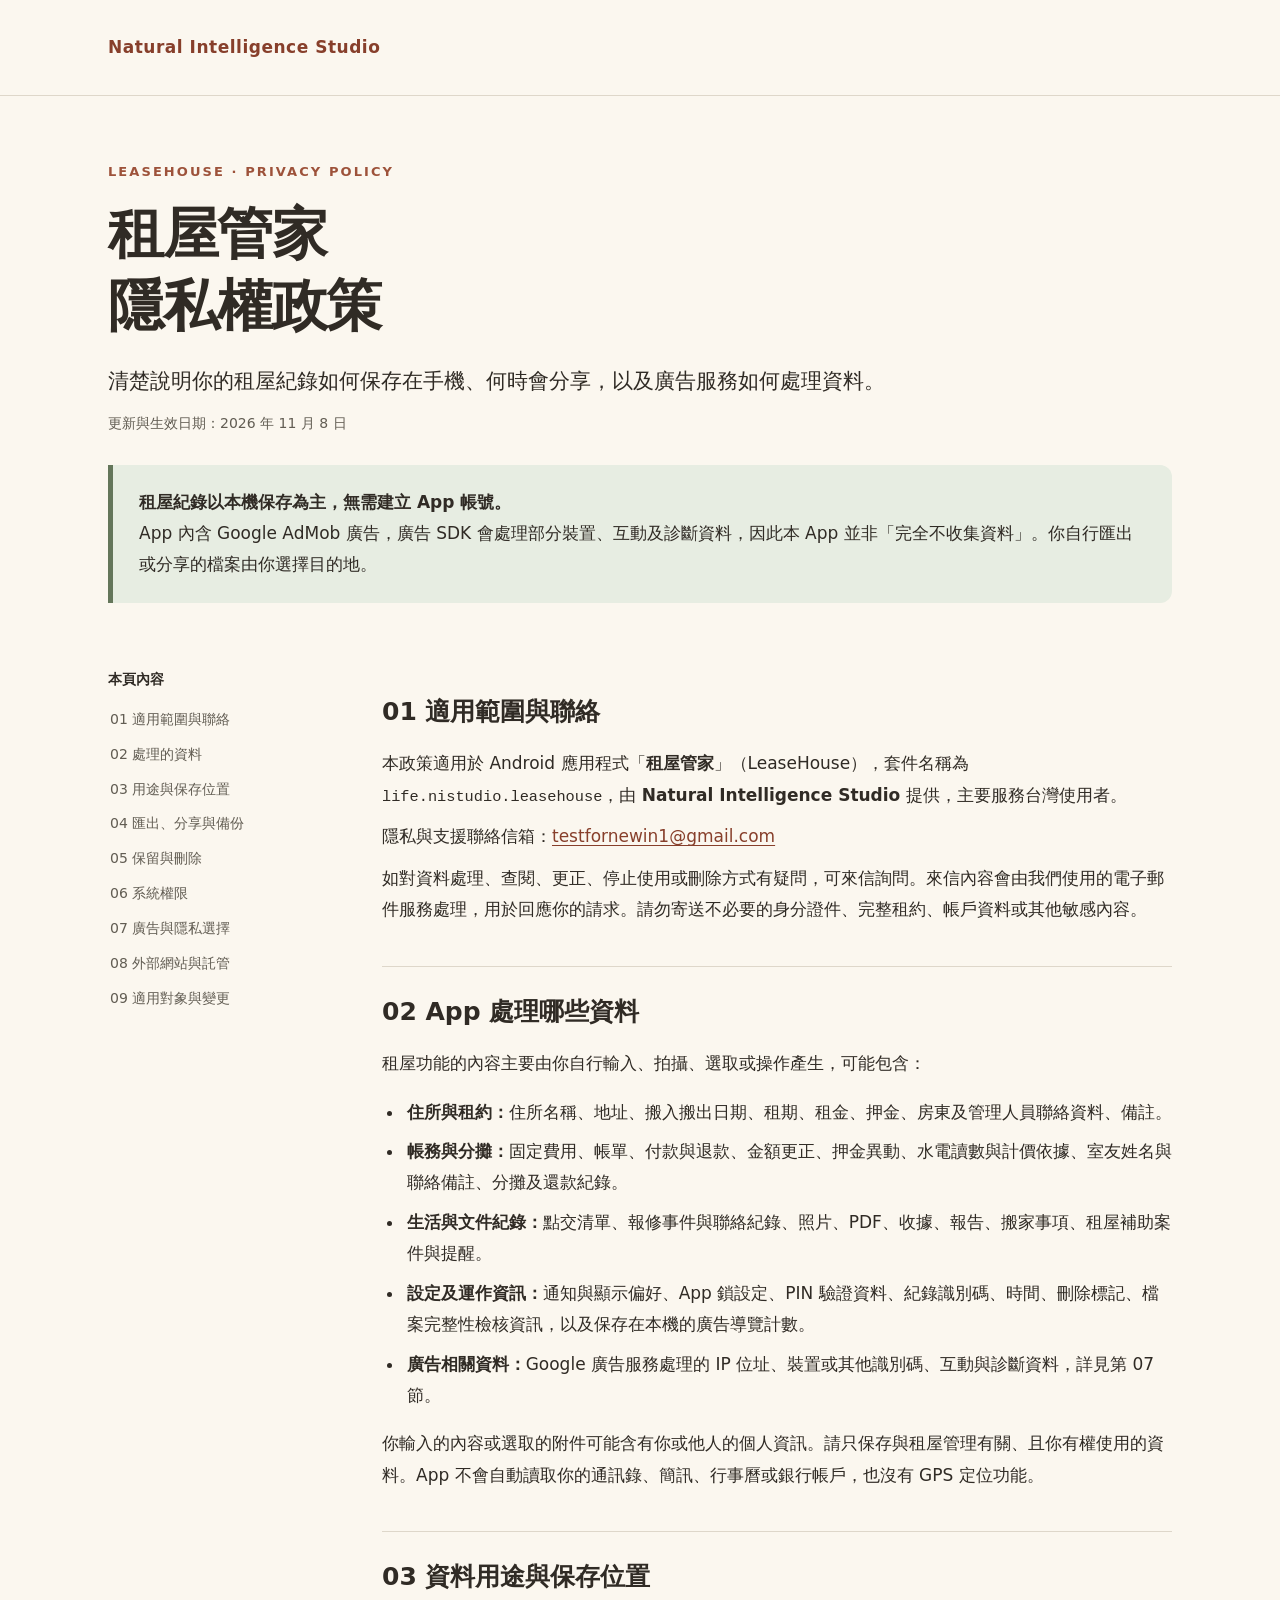
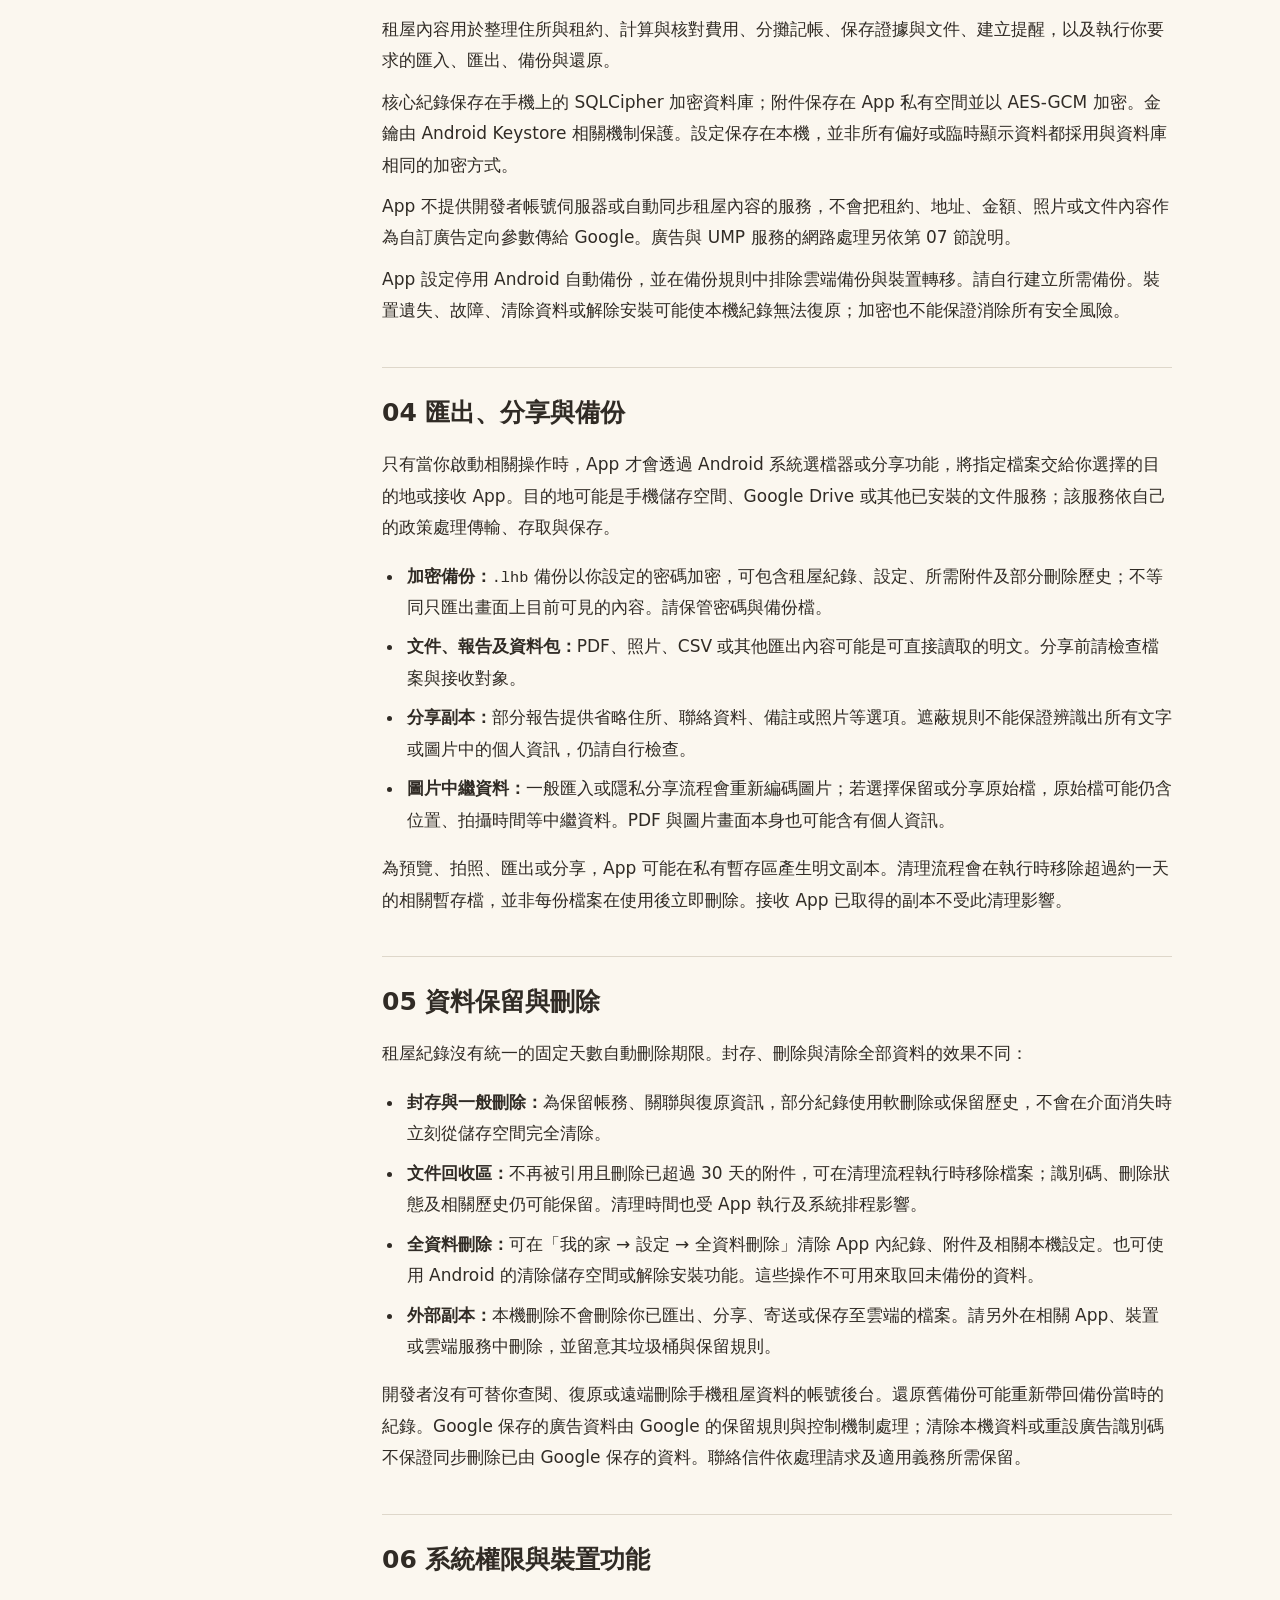
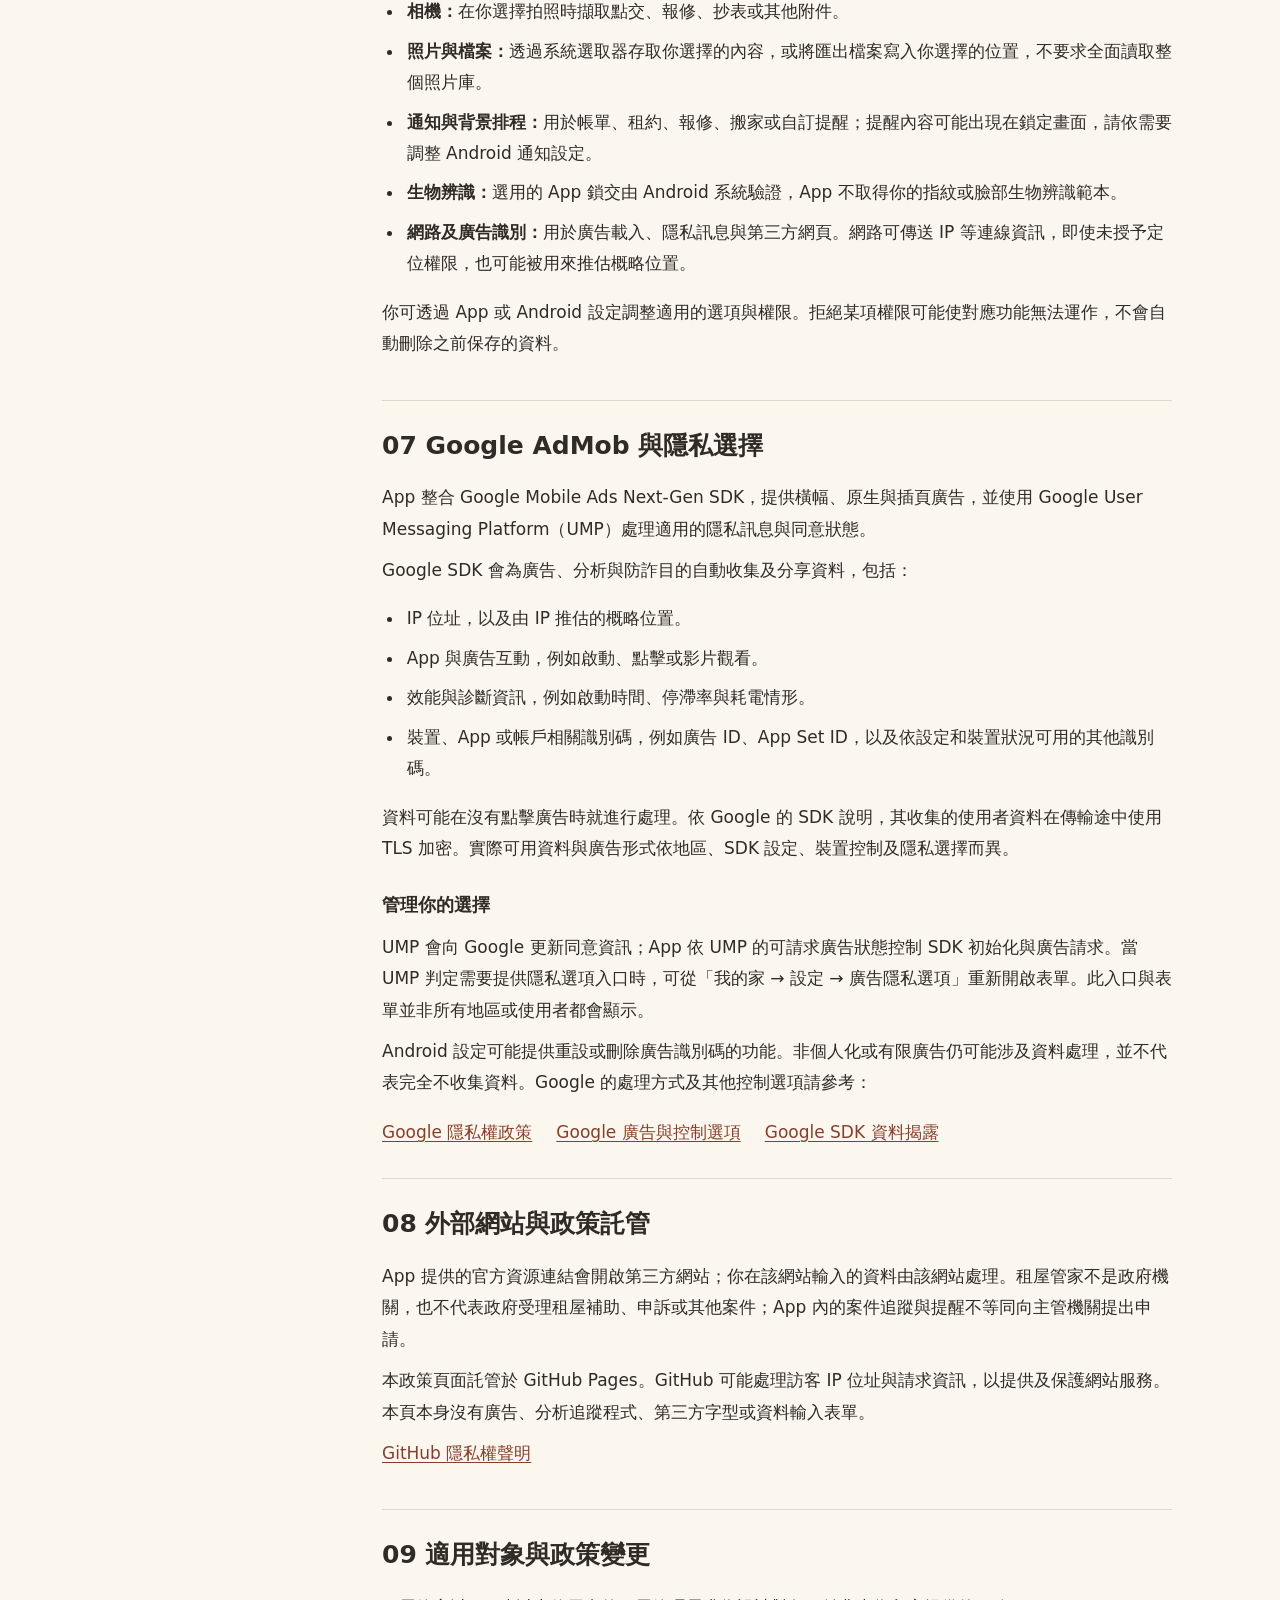
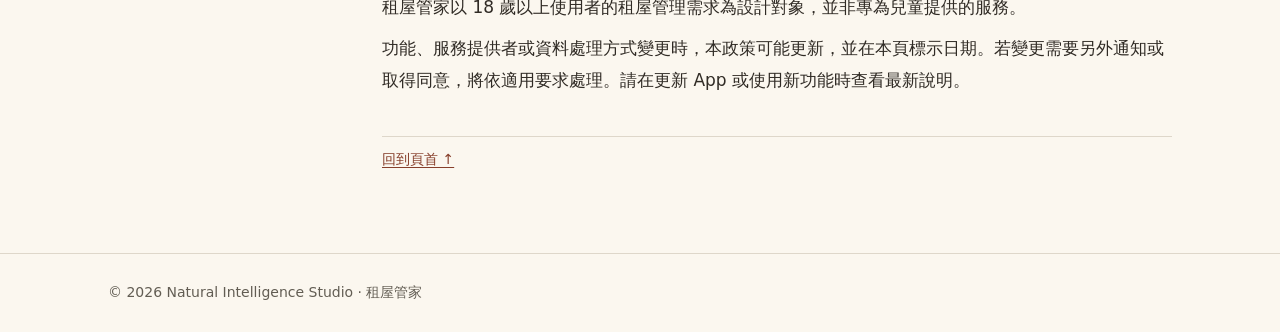
<file: privacy/leasehouse/index.html>
<!doctype html>
<html lang="zh-Hant-TW">
<head>
<meta charset="utf-8">
<meta name="viewport" content="width=device-width,initial-scale=1">
<meta name="theme-color" content="#9d523a">
<meta name="description" content="租屋管家隱私權政策：說明本機租屋紀錄、附件、加密備份、Google AdMob 廣告與資料刪除方式。">
<title>租屋管家｜隱私權政策</title>
<style>
:root{color-scheme:light;--ink:#302b25;--muted:#625d53;--accent:#9d523a;--cream:#fbf7ef;--sage:#e7ede2;--line:#ded7ca}
*{box-sizing:border-box}html{scroll-behavior:smooth}body{margin:0;background:var(--cream);color:var(--ink);font:17px/1.85 system-ui,-apple-system,"Noto Sans TC","Microsoft JhengHei",sans-serif}a{color:#873f2b;text-underline-offset:.2em}a:focus-visible{outline:3px solid var(--accent);outline-offset:4px}.wrap{max-width:1120px;margin:auto;padding:0 28px}header{padding:32px 0;border-bottom:1px solid var(--line)}.brand{font-weight:700;text-decoration:none;letter-spacing:.03em}.hero{padding:64px 0 36px}.eyebrow{font-size:13px;letter-spacing:.16em;color:var(--accent);font-weight:800}h1{font-size:clamp(32px,5.8vw,56px);line-height:1.28;margin:14px 0 20px;letter-spacing:-.025em}.lead{font-size:21px;max-width:820px}.dates{color:var(--muted);font-size:14px}.summary{background:var(--sage);border-left:5px solid #64765a;padding:22px 26px;border-radius:0 12px 12px 0;margin:28px 0}.summary p{margin:0}.layout{display:grid;grid-template-columns:220px minmax(0,1fr);gap:54px;padding-bottom:70px}nav{align-self:start;position:sticky;top:24px;font-size:14px}nav ol{list-style:none;padding:0}nav li{margin:9px 0}nav a{text-decoration:none;color:var(--muted)}nav a:hover{text-decoration:underline}section{padding:26px 0 30px;border-bottom:1px solid var(--line);scroll-margin-top:24px}h2{font-size:25px;line-height:1.5;margin:0 0 18px}h3{font-size:18px;margin:24px 0 8px}p{margin:10px 0}ul{padding-left:1.3em}li{padding-left:.15em;margin:8px 0}code{font-size:.9em;overflow-wrap:anywhere}.notice{background:#f1e5d7;padding:18px 22px;border-radius:12px}.meta{font-size:14px;color:var(--muted)}footer{border-top:1px solid var(--line);padding:26px 0;font-size:14px;color:var(--muted)}.links{display:flex;flex-wrap:wrap;gap:10px 24px;margin-top:18px}main a{overflow-wrap:anywhere}@media(max-width:760px){.wrap{padding:0 20px}.hero{padding:38px 0 22px}.lead{font-size:18px}.layout{grid-template-columns:1fr;gap:0}nav{position:static;border-bottom:1px solid var(--line);padding-bottom:16px}nav ol{display:grid;grid-template-columns:1fr 1fr;gap:0 15px}nav li{margin:5px 0}h2{font-size:23px}.summary{padding:18px 20px}}@media print{body{background:white;font-size:11pt}nav{display:none}.layout{display:block}.hero{padding:20px 0}section{break-inside:avoid}a{color:inherit}}
</style>
</head>
<body id="top">
<header><div class="wrap"><a class="brand" href="https://g07377.github.io/">Natural Intelligence Studio</a></div></header>
<div class="wrap">
<div class="hero"><div class="eyebrow">LEASEHOUSE · PRIVACY POLICY</div><h1>租屋管家<br>隱私權政策</h1><p class="lead">清楚說明你的租屋紀錄如何保存在手機、何時會分享，以及廣告服務如何處理資料。</p><p class="dates">更新與生效日期：2026 年 11 月 8 日</p><div class="summary"><p><strong>租屋紀錄以本機保存為主，無需建立 App 帳號。</strong><br>App 內含 Google AdMob 廣告，廣告 SDK 會處理部分裝置、互動及診斷資料，因此本 App 並非「完全不收集資料」。你自行匯出或分享的檔案由你選擇目的地。</p></div></div>
<div class="layout">
<nav aria-label="本頁內容"><strong>本頁內容</strong><ol><li><a href="#scope">01 適用範圍與聯絡</a></li><li><a href="#data">02 處理的資料</a></li><li><a href="#storage">03 用途與保存位置</a></li><li><a href="#sharing">04 匯出、分享與備份</a></li><li><a href="#retention">05 保留與刪除</a></li><li><a href="#permissions">06 系統權限</a></li><li><a href="#ads">07 廣告與隱私選擇</a></li><li><a href="#external">08 外部網站與託管</a></li><li><a href="#audience">09 適用對象與變更</a></li></ol></nav>
<main>
<section id="scope"><h2>01 適用範圍與聯絡</h2><p>本政策適用於 Android 應用程式「<strong>租屋管家</strong>」（LeaseHouse），套件名稱為 <code>life.nistudio.leasehouse</code>，由 <strong>Natural Intelligence Studio</strong> 提供，主要服務台灣使用者。</p><p>隱私與支援聯絡信箱：<a href="mailto:testfornewin1@gmail.com">testfornewin1@gmail.com</a></p><p>如對資料處理、查閱、更正、停止使用或刪除方式有疑問，可來信詢問。來信內容會由我們使用的電子郵件服務處理，用於回應你的請求。請勿寄送不必要的身分證件、完整租約、帳戶資料或其他敏感內容。</p></section>
<section id="data"><h2>02 App 處理哪些資料</h2><p>租屋功能的內容主要由你自行輸入、拍攝、選取或操作產生，可能包含：</p><ul><li><strong>住所與租約：</strong>住所名稱、地址、搬入搬出日期、租期、租金、押金、房東及管理人員聯絡資料、備註。</li><li><strong>帳務與分攤：</strong>固定費用、帳單、付款與退款、金額更正、押金異動、水電讀數與計價依據、室友姓名與聯絡備註、分攤及還款紀錄。</li><li><strong>生活與文件紀錄：</strong>點交清單、報修事件與聯絡紀錄、照片、PDF、收據、報告、搬家事項、租屋補助案件與提醒。</li><li><strong>設定及運作資訊：</strong>通知與顯示偏好、App 鎖設定、PIN 驗證資料、紀錄識別碼、時間、刪除標記、檔案完整性檢核資訊，以及保存在本機的廣告導覽計數。</li><li><strong>廣告相關資料：</strong>Google 廣告服務處理的 IP 位址、裝置或其他識別碼、互動與診斷資料，詳見第 07 節。</li></ul><p>你輸入的內容或選取的附件可能含有你或他人的個人資訊。請只保存與租屋管理有關、且你有權使用的資料。App 不會自動讀取你的通訊錄、簡訊、行事曆或銀行帳戶，也沒有 GPS 定位功能。</p></section>
<section id="storage"><h2>03 資料用途與保存位置</h2><p>租屋內容用於整理住所與租約、計算與核對費用、分攤記帳、保存證據與文件、建立提醒，以及執行你要求的匯入、匯出、備份與還原。</p><p>核心紀錄保存在手機上的 SQLCipher 加密資料庫；附件保存在 App 私有空間並以 AES-GCM 加密。金鑰由 Android Keystore 相關機制保護。設定保存在本機，並非所有偏好或臨時顯示資料都採用與資料庫相同的加密方式。</p><p>App 不提供開發者帳號伺服器或自動同步租屋內容的服務，不會把租約、地址、金額、照片或文件內容作為自訂廣告定向參數傳給 Google。廣告與 UMP 服務的網路處理另依第 07 節說明。</p><p>App 設定停用 Android 自動備份，並在備份規則中排除雲端備份與裝置轉移。請自行建立所需備份。裝置遺失、故障、清除資料或解除安裝可能使本機紀錄無法復原；加密也不能保證消除所有安全風險。</p></section>
<section id="sharing"><h2>04 匯出、分享與備份</h2><p>只有當你啟動相關操作時，App 才會透過 Android 系統選檔器或分享功能，將指定檔案交給你選擇的目的地或接收 App。目的地可能是手機儲存空間、Google Drive 或其他已安裝的文件服務；該服務依自己的政策處理傳輸、存取與保存。</p><ul><li><strong>加密備份：</strong><code>.lhb</code> 備份以你設定的密碼加密，可包含租屋紀錄、設定、所需附件及部分刪除歷史；不等同只匯出畫面上目前可見的內容。請保管密碼與備份檔。</li><li><strong>文件、報告及資料包：</strong>PDF、照片、CSV 或其他匯出內容可能是可直接讀取的明文。分享前請檢查檔案與接收對象。</li><li><strong>分享副本：</strong>部分報告提供省略住所、聯絡資料、備註或照片等選項。遮蔽規則不能保證辨識出所有文字或圖片中的個人資訊，仍請自行檢查。</li><li><strong>圖片中繼資料：</strong>一般匯入或隱私分享流程會重新編碼圖片；若選擇保留或分享原始檔，原始檔可能仍含位置、拍攝時間等中繼資料。PDF 與圖片畫面本身也可能含有個人資訊。</li></ul><p>為預覽、拍照、匯出或分享，App 可能在私有暫存區產生明文副本。清理流程會在執行時移除超過約一天的相關暫存檔，並非每份檔案在使用後立即刪除。接收 App 已取得的副本不受此清理影響。</p></section>
<section id="retention"><h2>05 資料保留與刪除</h2><p>租屋紀錄沒有統一的固定天數自動刪除期限。封存、刪除與清除全部資料的效果不同：</p><ul><li><strong>封存與一般刪除：</strong>為保留帳務、關聯與復原資訊，部分紀錄使用軟刪除或保留歷史，不會在介面消失時立刻從儲存空間完全清除。</li><li><strong>文件回收區：</strong>不再被引用且刪除已超過 30 天的附件，可在清理流程執行時移除檔案；識別碼、刪除狀態及相關歷史仍可能保留。清理時間也受 App 執行及系統排程影響。</li><li><strong>全資料刪除：</strong>可在「我的家 → 設定 → 全資料刪除」清除 App 內紀錄、附件及相關本機設定。也可使用 Android 的清除儲存空間或解除安裝功能。這些操作不可用來取回未備份的資料。</li><li><strong>外部副本：</strong>本機刪除不會刪除你已匯出、分享、寄送或保存至雲端的檔案。請另外在相關 App、裝置或雲端服務中刪除，並留意其垃圾桶與保留規則。</li></ul><p>開發者沒有可替你查閱、復原或遠端刪除手機租屋資料的帳號後台。還原舊備份可能重新帶回備份當時的紀錄。Google 保存的廣告資料由 Google 的保留規則與控制機制處理；清除本機資料或重設廣告識別碼不保證同步刪除已由 Google 保存的資料。聯絡信件依處理請求及適用義務所需保留。</p></section>
<section id="permissions"><h2>06 系統權限與裝置功能</h2><ul><li><strong>相機：</strong>在你選擇拍照時擷取點交、報修、抄表或其他附件。</li><li><strong>照片與檔案：</strong>透過系統選取器存取你選擇的內容，或將匯出檔案寫入你選擇的位置，不要求全面讀取整個照片庫。</li><li><strong>通知與背景排程：</strong>用於帳單、租約、報修、搬家或自訂提醒；提醒內容可能出現在鎖定畫面，請依需要調整 Android 通知設定。</li><li><strong>生物辨識：</strong>選用的 App 鎖交由 Android 系統驗證，App 不取得你的指紋或臉部生物辨識範本。</li><li><strong>網路及廣告識別：</strong>用於廣告載入、隱私訊息與第三方網頁。網路可傳送 IP 等連線資訊，即使未授予定位權限，也可能被用來推估概略位置。</li></ul><p>你可透過 App 或 Android 設定調整適用的選項與權限。拒絕某項權限可能使對應功能無法運作，不會自動刪除之前保存的資料。</p></section>
<section id="ads"><h2>07 Google AdMob 與隱私選擇</h2><p>App 整合 Google Mobile Ads Next-Gen SDK，提供橫幅、原生與插頁廣告，並使用 Google User Messaging Platform（UMP）處理適用的隱私訊息與同意狀態。</p><p>Google SDK 會為廣告、分析與防詐目的自動收集及分享資料，包括：</p><ul><li>IP 位址，以及由 IP 推估的概略位置。</li><li>App 與廣告互動，例如啟動、點擊或影片觀看。</li><li>效能與診斷資訊，例如啟動時間、停滯率與耗電情形。</li><li>裝置、App 或帳戶相關識別碼，例如廣告 ID、App Set ID，以及依設定和裝置狀況可用的其他識別碼。</li></ul><p>資料可能在沒有點擊廣告時就進行處理。依 Google 的 SDK 說明，其收集的使用者資料在傳輸途中使用 TLS 加密。實際可用資料與廣告形式依地區、SDK 設定、裝置控制及隱私選擇而異。</p><h3>管理你的選擇</h3><p>UMP 會向 Google 更新同意資訊；App 依 UMP 的可請求廣告狀態控制 SDK 初始化與廣告請求。當 UMP 判定需要提供隱私選項入口時，可從「我的家 → 設定 → 廣告隱私選項」重新開啟表單。此入口與表單並非所有地區或使用者都會顯示。</p><p>Android 設定可能提供重設或刪除廣告識別碼的功能。非個人化或有限廣告仍可能涉及資料處理，並不代表完全不收集資料。Google 的處理方式及其他控制選項請參考：</p><div class="links"><a href="https://policies.google.com/privacy">Google 隱私權政策</a><a href="https://policies.google.com/technologies/ads">Google 廣告與控制選項</a><a href="https://developers.google.com/admob/android/next-gen/privacy/play-data-disclosure">Google SDK 資料揭露</a></div></section>
<section id="external"><h2>08 外部網站與政策託管</h2><p>App 提供的官方資源連結會開啟第三方網站；你在該網站輸入的資料由該網站處理。租屋管家不是政府機關，也不代表政府受理租屋補助、申訴或其他案件；App 內的案件追蹤與提醒不等同向主管機關提出申請。</p><p>本政策頁面託管於 GitHub Pages。GitHub 可能處理訪客 IP 位址與請求資訊，以提供及保護網站服務。本頁本身沒有廣告、分析追蹤程式、第三方字型或資料輸入表單。</p><p><a href="https://docs.github.com/en/site-policy/privacy-policies/github-general-privacy-statement">GitHub 隱私權聲明</a></p></section>
<section id="audience"><h2>09 適用對象與政策變更</h2><p>租屋管家以 18 歲以上使用者的租屋管理需求為設計對象，並非專為兒童提供的服務。</p><p>功能、服務提供者或資料處理方式變更時，本政策可能更新，並在本頁標示日期。若變更需要另外通知或取得同意，將依適用要求處理。請在更新 App 或使用新功能時查看最新說明。</p></section>
<p class="meta"><a href="#top">回到頁首 ↑</a></p>
</main></div></div>
<footer><div class="wrap">© 2026 Natural Intelligence Studio · 租屋管家</div></footer>
</body></html>
</file>
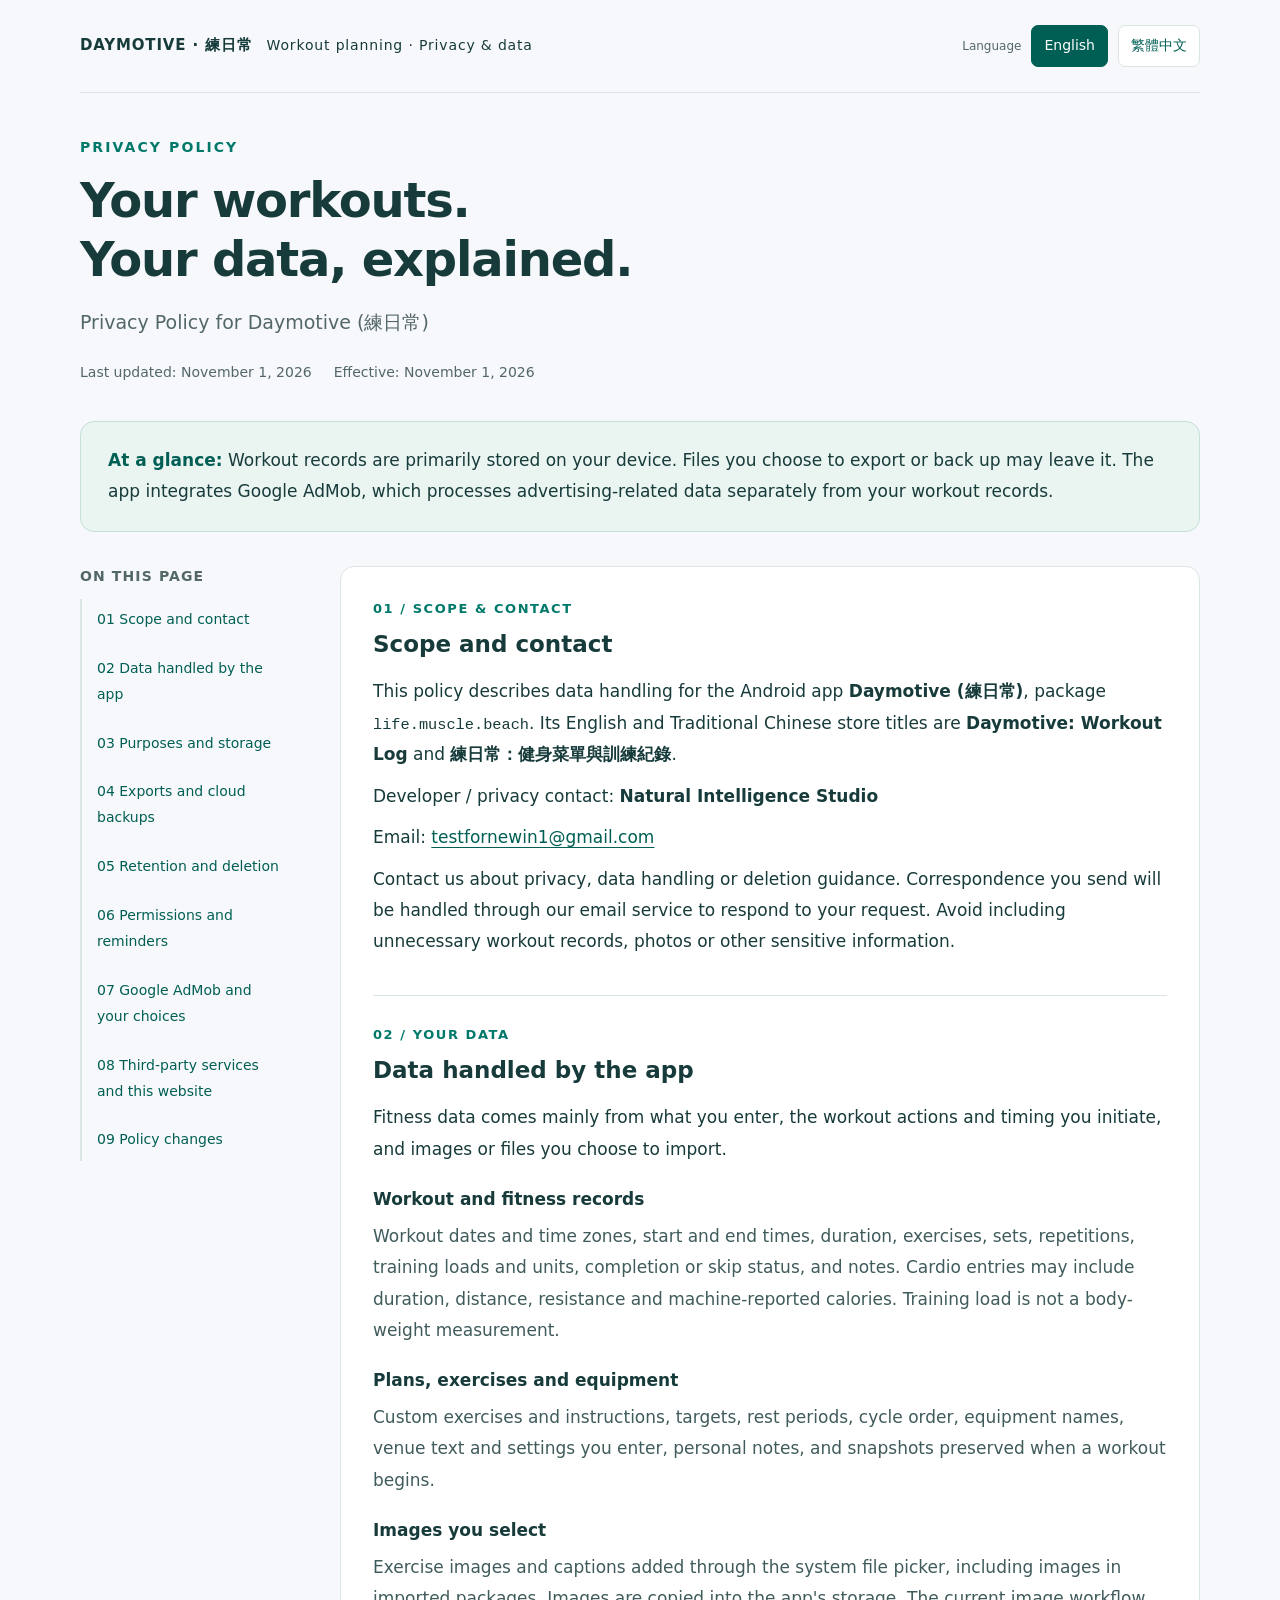
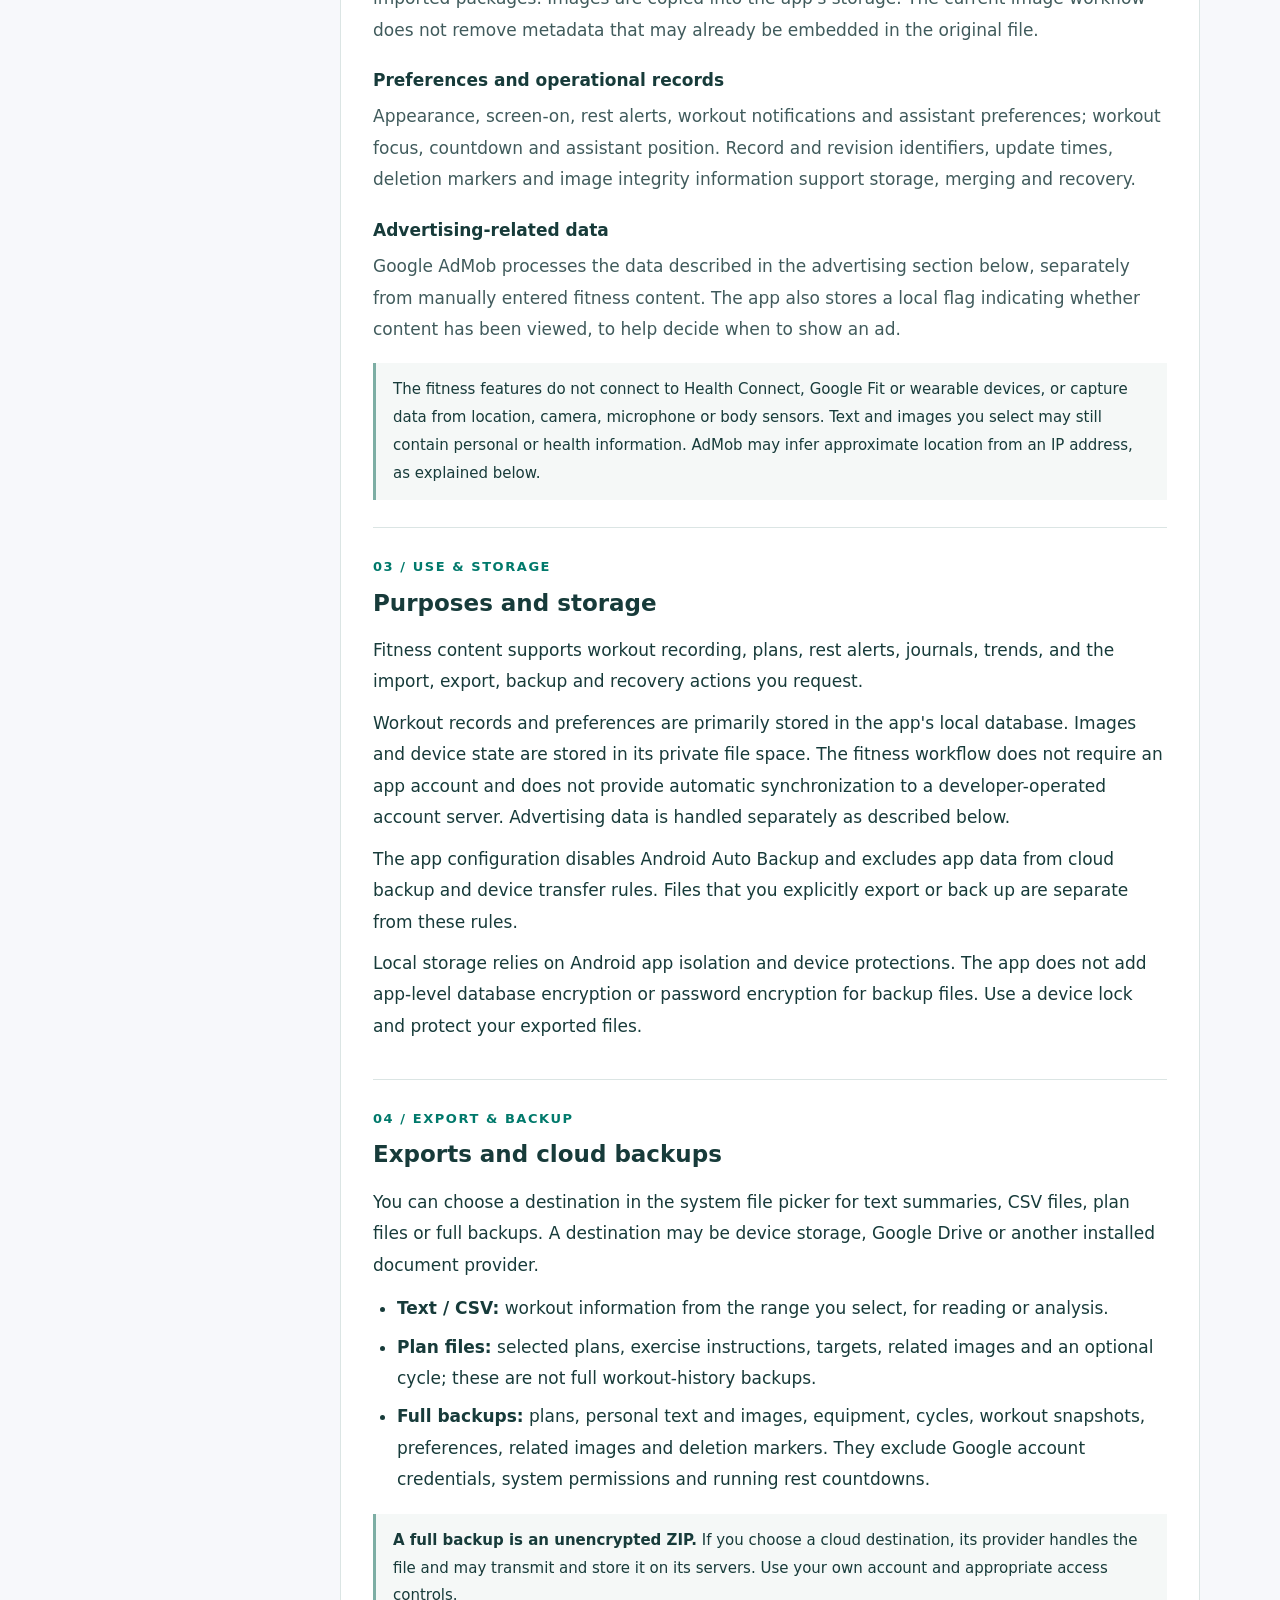
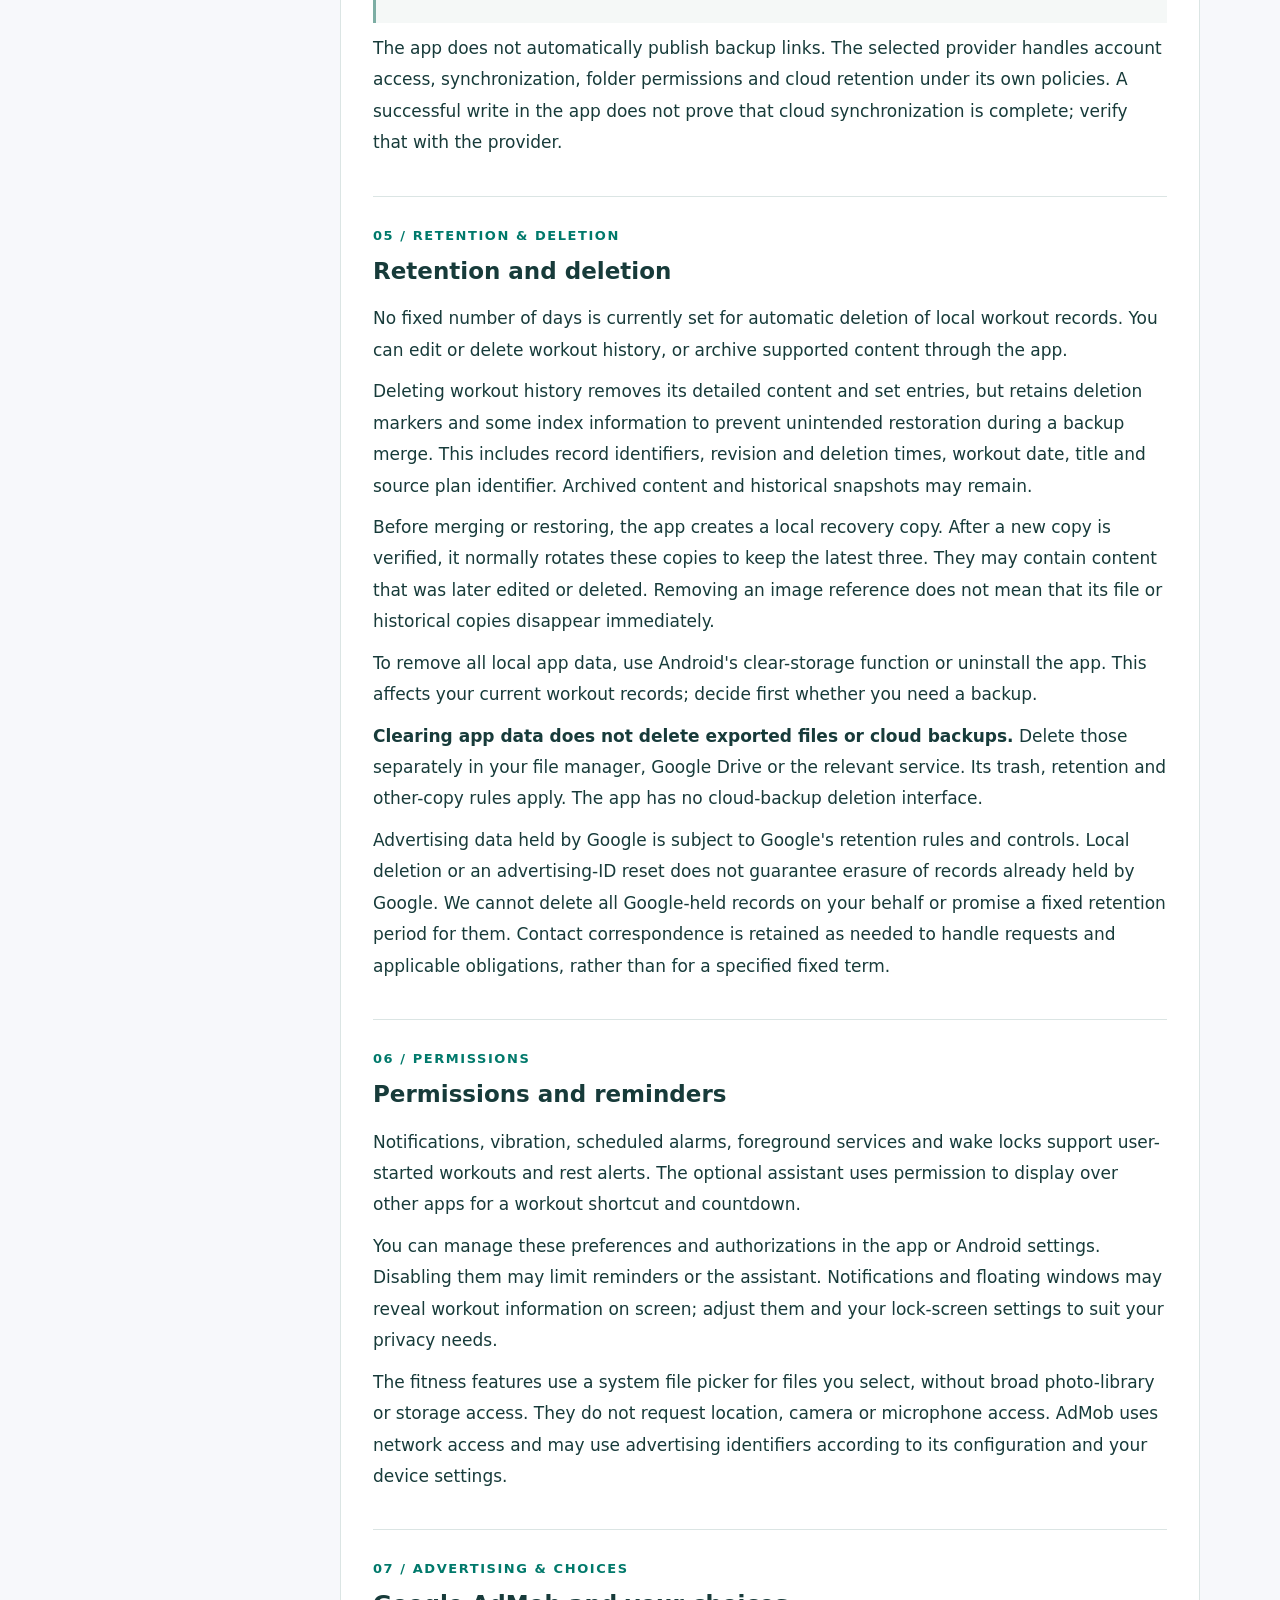
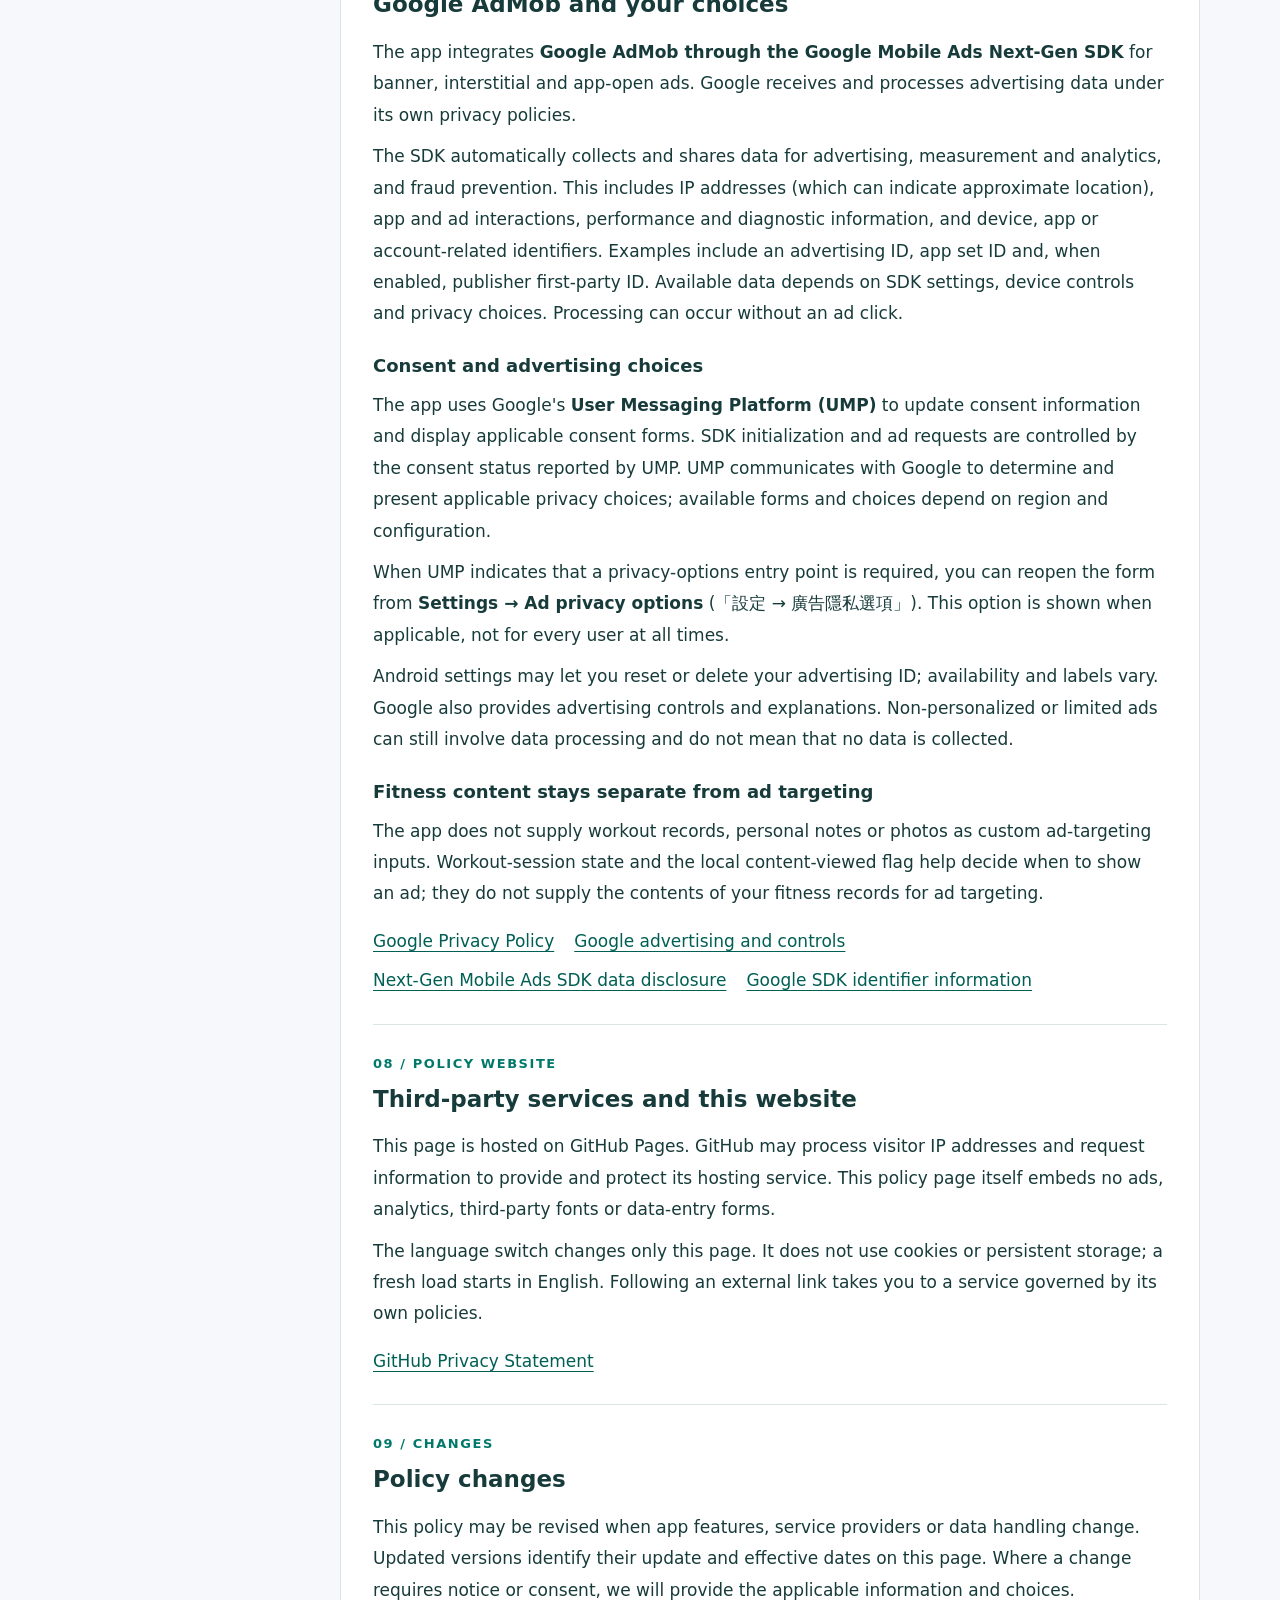
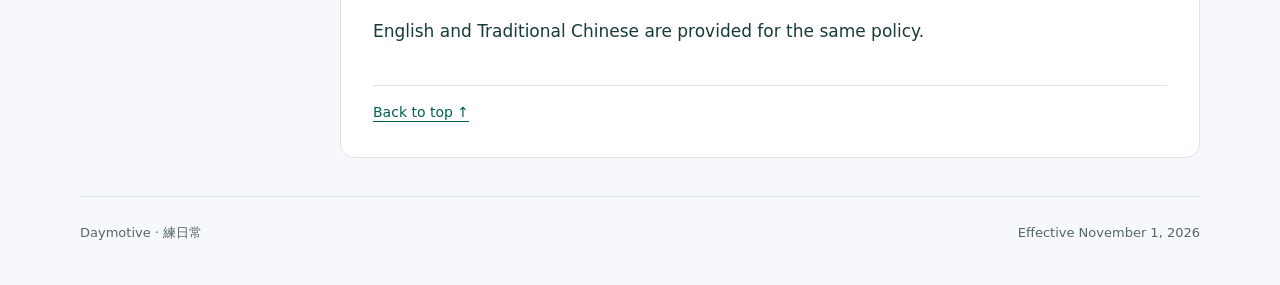
<file: privacy/personal-muscle/index.html>
<!doctype html>
<html lang="en"><head><meta charset="utf-8"><meta name="viewport" content="width=device-width, initial-scale=1"><link rel="canonical" href="https://g07377.github.io/privacy/personal-muscle/"><meta name="referrer" content="no-referrer"><meta name="description" content="Privacy Policy for Daymotive (練日常): workout data, photos, backups, Google AdMob and your privacy choices."><title>Privacy Policy | Daymotive (練日常)</title><style>
    :root{color-scheme:light;--ink:#173b3a;--muted:#536769;--teal:#00796b;--deep:#005f54;--line:#dbe5e4;--paper:#fff;--bg:#f7f8fb}
    *{box-sizing:border-box}html{scroll-behavior:smooth;scroll-padding-top:24px}body{margin:0;background:var(--bg);color:var(--ink);font-family:system-ui,-apple-system,"Segoe UI",sans-serif;font-size:17px;line-height:1.85}a{color:var(--deep);text-underline-offset:4px;overflow-wrap:anywhere}a:hover{color:#003c35}a:focus-visible{outline:3px solid #e5a833;outline-offset:4px;border-radius:3px}.wrap{width:min(1120px,calc(100% - 48px));margin:auto}.brand{padding:25px 0;border-bottom:1px solid var(--line);font-size:14px;letter-spacing:.06em;display:flex;justify-content:space-between;gap:14px;flex-wrap:wrap}.brand strong{font-size:15px}.hero{padding:42px 0 35px}.eyebrow{margin:0 0 10px;color:var(--teal);font-size:14px;letter-spacing:.15em;font-weight:700}h1{font-size:clamp(32px,5vw,48px);line-height:1.24;letter-spacing:-.025em;margin:0 0 15px}.subtitle{font-size:19px;margin:0;color:var(--muted)}.meta{display:flex;gap:8px 22px;flex-wrap:wrap;font-size:14px;color:var(--muted);margin:20px 0 0}.summary{background:#eaf4f1;border:1px solid #c6dfd8;border-radius:14px;padding:23px 27px;margin-bottom:34px}.summary p{margin:0}.summary strong{color:var(--deep)}.layout{display:grid;grid-template-columns:220px minmax(0,1fr);gap:40px;align-items:start}.toc{position:sticky;top:24px;font-size:14px}.toc h2{font-size:14px;margin:0 0 12px;letter-spacing:.08em;color:var(--muted)}.toc ol{list-style:none;padding:0;margin:0;border-left:2px solid var(--line)}.toc a{display:block;padding:8px 15px;text-decoration:none}.toc a:hover{background:#eaf4f1}.policy{padding:3px 32px 20px;background:var(--paper);border:1px solid var(--line);border-radius:14px;min-width:0}.policy section{padding:27px 0;border-bottom:1px solid var(--line)}.policy section:last-child{border:0}h2{font-size:23px;line-height:1.5;margin:0 0 15px}h3{font-size:18px;margin:22px 0 7px}p{margin:10px 0}ul{padding-left:24px;margin:12px 0}li{margin:7px 0}.number{font-size:13px;font-weight:700;color:var(--teal);display:block;letter-spacing:.12em;margin-bottom:6px}.note{background:#f5f8f7;border-left:3px solid #7daea4;padding:13px 17px;font-size:15px;margin-top:18px}.data-list{margin:0}.data-list dt{font-weight:700;margin-top:19px}.data-list dd{margin:5px 0 0;color:#405b5c}.footer{margin-top:38px;padding:24px 0 40px;border-top:1px solid var(--line);font-size:13px;color:var(--muted);display:flex;justify-content:space-between;gap:16px;flex-wrap:wrap}.skip{position:absolute;left:16px;top:-100px;background:white;padding:10px;z-index:5}.skip:focus{top:10px}code{font-size:.9em;overflow-wrap:anywhere}.top-link{font-size:14px}.legal-links{display:flex;gap:8px 20px;flex-wrap:wrap}
    @media(max-width:760px){.wrap{width:calc(100% - 32px)}.brand{padding:19px 0;font-size:12px}.hero{padding:31px 0 26px}.subtitle{font-size:17px}.layout{grid-template-columns:1fr;gap:22px}.toc{position:static}.toc ol{display:grid;grid-template-columns:1fr 1fr;border:1px solid var(--line);border-radius:9px;overflow:hidden}.toc a{padding:10px 12px;font-size:13px}.summary{padding:18px 20px;margin-bottom:24px}.policy{padding:0 20px 10px}h2{font-size:21px}body{font-size:16px}.policy section{padding:24px 0}.footer{margin-top:28px}.meta{gap:4px 15px}}
    @media(prefers-reduced-motion:reduce){html{scroll-behavior:auto}}
    @media print{body{background:white;font-size:11pt}.wrap{width:100%}.toc,.skip,.top-link{display:none}.layout{display:block}.policy{border:0;padding:0}.hero{padding:20px 0}.summary{break-inside:avoid}.policy section{break-inside:avoid}.footer{padding-bottom:0}a{color:inherit}}
  
[hidden]{display:none!important}.language-bar{display:flex;align-items:center;gap:10px;flex-wrap:wrap;margin-left:auto}.language-label{font-size:12px;letter-spacing:0;color:var(--muted)}.language-button{font:inherit;font-size:14px;letter-spacing:0;border:1px solid var(--line);border-radius:7px;background:white;color:var(--deep);padding:7px 12px;cursor:pointer;min-height:42px}.language-button[aria-pressed="true"]{background:var(--deep);border-color:var(--deep);color:white}.language-button:focus-visible{outline:3px solid #e5a833;outline-offset:3px}.brand{align-items:center}.meta span{overflow-wrap:anywhere}.legal-links{margin-top:16px}.policy h3{line-height:1.55}.subtitle{overflow-wrap:anywhere}
@media(max-width:760px){.brand{gap:12px}.language-bar{margin-left:0;width:100%}.language-label{margin-right:auto}.hero h1{font-size:34px}.toc a{line-height:1.6}.policy{padding-left:18px;padding-right:18px}}
</style></head>
<body id="top"><div class="wrap"><header class="brand"><strong>DAYMOTIVE · 練日常</strong><span id="brand-description">Workout planning · Privacy & data</span><div class="language-bar" role="group" aria-label="Choose language"><span class="language-label" id="language-label">Language</span><button type="button" class="language-button" id="lang-en" lang="en" aria-pressed="true">English</button><button type="button" class="language-button" id="lang-zh" lang="zh-Hant" aria-pressed="false">繁體中文</button></div></header>
<div class="language-page" id="page-en" lang="en" >
    <a class="skip" href="#en-policy">Skip to the policy</a>
    
    <div class="hero"><p class="eyebrow">PRIVACY POLICY</p><h1>Your workouts.<br>Your data, explained.</h1><p class="subtitle">Privacy Policy for Daymotive (練日常)</p><div class="meta"><span>Last updated: November 1, 2026</span><span>Effective: November 1, 2026</span></div></div>
    <div class="summary"><p><strong>At a glance:</strong> Workout records are primarily stored on your device. Files you choose to export or back up may leave it. The app integrates Google AdMob, which processes advertising-related data separately from your workout records.</p></div>
    <div class="layout"><nav class="toc" aria-label="ON THIS PAGE"><h2>ON THIS PAGE</h2><ol><li><a href="#en-scope">01 Scope and contact</a></li><li><a href="#en-data">02 Data handled by the app</a></li><li><a href="#en-use">03 Purposes and storage</a></li><li><a href="#en-export">04 Exports and cloud backups</a></li><li><a href="#en-retention">05 Retention and deletion</a></li><li><a href="#en-permissions">06 Permissions and reminders</a></li><li><a href="#en-ads">07 Google AdMob and your choices</a></li><li><a href="#en-website">08 Third-party services and this website</a></li><li><a href="#en-changes">09 Policy changes</a></li></ol></nav>
    <main id="en-policy" class="policy"><section id="en-scope"><span class="number">01 / SCOPE & CONTACT</span><h2>Scope and contact</h2><p>This policy describes data handling for the Android app <strong>Daymotive (練日常)</strong>, package <code>life.muscle.beach</code>. Its English and Traditional Chinese store titles are <strong>Daymotive: Workout Log</strong> and <strong>練日常：健身菜單與訓練紀錄</strong>.</p><p>Developer / privacy contact: <strong>Natural Intelligence Studio</strong></p><p>Email: <a href="mailto:testfornewin1@gmail.com">testfornewin1@gmail.com</a></p><p>Contact us about privacy, data handling or deletion guidance. Correspondence you send will be handled through our email service to respond to your request. Avoid including unnecessary workout records, photos or other sensitive information.</p></section><section id="en-data"><span class="number">02 / YOUR DATA</span><h2>Data handled by the app</h2><p>Fitness data comes mainly from what you enter, the workout actions and timing you initiate, and images or files you choose to import.</p><dl class="data-list"><dt>Workout and fitness records</dt><dd>Workout dates and time zones, start and end times, duration, exercises, sets, repetitions, training loads and units, completion or skip status, and notes. Cardio entries may include duration, distance, resistance and machine-reported calories. Training load is not a body-weight measurement.</dd><dt>Plans, exercises and equipment</dt><dd>Custom exercises and instructions, targets, rest periods, cycle order, equipment names, venue text and settings you enter, personal notes, and snapshots preserved when a workout begins.</dd><dt>Images you select</dt><dd>Exercise images and captions added through the system file picker, including images in imported packages. Images are copied into the app's storage. The current image workflow does not remove metadata that may already be embedded in the original file.</dd><dt>Preferences and operational records</dt><dd>Appearance, screen-on, rest alerts, workout notifications and assistant preferences; workout focus, countdown and assistant position. Record and revision identifiers, update times, deletion markers and image integrity information support storage, merging and recovery.</dd><dt>Advertising-related data</dt><dd>Google AdMob processes the data described in the advertising section below, separately from manually entered fitness content. The app also stores a local flag indicating whether content has been viewed, to help decide when to show an ad.</dd></dl><div class="note">The fitness features do not connect to Health Connect, Google Fit or wearable devices, or capture data from location, camera, microphone or body sensors. Text and images you select may still contain personal or health information. AdMob may infer approximate location from an IP address, as explained below.</div></section><section id="en-use"><span class="number">03 / USE & STORAGE</span><h2>Purposes and storage</h2><p>Fitness content supports workout recording, plans, rest alerts, journals, trends, and the import, export, backup and recovery actions you request.</p><p>Workout records and preferences are primarily stored in the app's local database. Images and device state are stored in its private file space. The fitness workflow does not require an app account and does not provide automatic synchronization to a developer-operated account server. Advertising data is handled separately as described below.</p><p>The app configuration disables Android Auto Backup and excludes app data from cloud backup and device transfer rules. Files that you explicitly export or back up are separate from these rules.</p><p>Local storage relies on Android app isolation and device protections. The app does not add app-level database encryption or password encryption for backup files. Use a device lock and protect your exported files.</p></section><section id="en-export"><span class="number">04 / EXPORT & BACKUP</span><h2>Exports and cloud backups</h2><p>You can choose a destination in the system file picker for text summaries, CSV files, plan files or full backups. A destination may be device storage, Google Drive or another installed document provider.</p><ul><li><strong>Text / CSV:</strong> workout information from the range you select, for reading or analysis.</li><li><strong>Plan files:</strong> selected plans, exercise instructions, targets, related images and an optional cycle; these are not full workout-history backups.</li><li><strong>Full backups:</strong> plans, personal text and images, equipment, cycles, workout snapshots, preferences, related images and deletion markers. They exclude Google account credentials, system permissions and running rest countdowns.</li></ul><div class="note"><strong>A full backup is an unencrypted ZIP.</strong> If you choose a cloud destination, its provider handles the file and may transmit and store it on its servers. Use your own account and appropriate access controls.</div><p>The app does not automatically publish backup links. The selected provider handles account access, synchronization, folder permissions and cloud retention under its own policies. A successful write in the app does not prove that cloud synchronization is complete; verify that with the provider.</p></section><section id="en-retention"><span class="number">05 / RETENTION & DELETION</span><h2>Retention and deletion</h2><p>No fixed number of days is currently set for automatic deletion of local workout records. You can edit or delete workout history, or archive supported content through the app.</p><p>Deleting workout history removes its detailed content and set entries, but retains deletion markers and some index information to prevent unintended restoration during a backup merge. This includes record identifiers, revision and deletion times, workout date, title and source plan identifier. Archived content and historical snapshots may remain.</p><p>Before merging or restoring, the app creates a local recovery copy. After a new copy is verified, it normally rotates these copies to keep the latest three. They may contain content that was later edited or deleted. Removing an image reference does not mean that its file or historical copies disappear immediately.</p><p>To remove all local app data, use Android's clear-storage function or uninstall the app. This affects your current workout records; decide first whether you need a backup.</p><p><strong>Clearing app data does not delete exported files or cloud backups.</strong> Delete those separately in your file manager, Google Drive or the relevant service. Its trash, retention and other-copy rules apply. The app has no cloud-backup deletion interface.</p><p>Advertising data held by Google is subject to Google's retention rules and controls. Local deletion or an advertising-ID reset does not guarantee erasure of records already held by Google. We cannot delete all Google-held records on your behalf or promise a fixed retention period for them. Contact correspondence is retained as needed to handle requests and applicable obligations, rather than for a specified fixed term.</p></section><section id="en-permissions"><span class="number">06 / PERMISSIONS</span><h2>Permissions and reminders</h2><p>Notifications, vibration, scheduled alarms, foreground services and wake locks support user-started workouts and rest alerts. The optional assistant uses permission to display over other apps for a workout shortcut and countdown.</p><p>You can manage these preferences and authorizations in the app or Android settings. Disabling them may limit reminders or the assistant. Notifications and floating windows may reveal workout information on screen; adjust them and your lock-screen settings to suit your privacy needs.</p><p>The fitness features use a system file picker for files you select, without broad photo-library or storage access. They do not request location, camera or microphone access. AdMob uses network access and may use advertising identifiers according to its configuration and your device settings.</p></section><section id="en-ads"><span class="number">07 / ADVERTISING &amp; CHOICES</span><h2>Google AdMob and your choices</h2><p>The app integrates <strong>Google AdMob through the Google Mobile Ads Next-Gen SDK</strong> for banner, interstitial and app-open ads. Google receives and processes advertising data under its own privacy policies.</p><p>The SDK automatically collects and shares data for advertising, measurement and analytics, and fraud prevention. This includes IP addresses (which can indicate approximate location), app and ad interactions, performance and diagnostic information, and device, app or account-related identifiers. Examples include an advertising ID, app set ID and, when enabled, publisher first-party ID. Available data depends on SDK settings, device controls and privacy choices. Processing can occur without an ad click.</p><h3>Consent and advertising choices</h3><p>The app uses Google's <strong>User Messaging Platform (UMP)</strong> to update consent information and display applicable consent forms. SDK initialization and ad requests are controlled by the consent status reported by UMP. UMP communicates with Google to determine and present applicable privacy choices; available forms and choices depend on region and configuration.</p><p>When UMP indicates that a privacy-options entry point is required, you can reopen the form from <strong>Settings → Ad privacy options</strong> (「設定 → 廣告隱私選項」). This option is shown when applicable, not for every user at all times.</p><p>Android settings may let you reset or delete your advertising ID; availability and labels vary. Google also provides advertising controls and explanations. Non-personalized or limited ads can still involve data processing and do not mean that no data is collected.</p><h3>Fitness content stays separate from ad targeting</h3><p>The app does not supply workout records, personal notes or photos as custom ad-targeting inputs. Workout-session state and the local content-viewed flag help decide when to show an ad; they do not supply the contents of your fitness records for ad targeting.</p><div class="legal-links"><a href="https://policies.google.com/privacy">Google Privacy Policy</a><a href="https://policies.google.com/technologies/ads">Google advertising and controls</a><a href="https://developers.google.com/admob/android/next-gen/privacy/play-data-disclosure">Next-Gen Mobile Ads SDK data disclosure</a><a href="https://developers.google.com/admob/android/next-gen/privacy/strategies">Google SDK identifier information</a></div></section><section id="en-website"><span class="number">08 / POLICY WEBSITE</span><h2>Third-party services and this website</h2><p>This page is hosted on GitHub Pages. GitHub may process visitor IP addresses and request information to provide and protect its hosting service. This policy page itself embeds no ads, analytics, third-party fonts or data-entry forms.</p><p>The language switch changes only this page. It does not use cookies or persistent storage; a fresh load starts in English. Following an external link takes you to a service governed by its own policies.</p><div class="legal-links"><a href="https://docs.github.com/en/site-policy/privacy-policies/github-general-privacy-statement">GitHub Privacy Statement</a></div></section><section id="en-changes"><span class="number">09 / CHANGES</span><h2>Policy changes</h2><p>This policy may be revised when app features, service providers or data handling change. Updated versions identify their update and effective dates on this page. Where a change requires notice or consent, we will provide the applicable information and choices.</p><p>English and Traditional Chinese are provided for the same policy.</p></section><p><a class="top-link" href="#top">Back to top ↑</a></p></main></div>
    <footer class="footer"><span>Daymotive · 練日常</span><span>Effective November 1, 2026</span></footer></div><div class="language-page" id="page-zh" lang="zh-Hant" hidden>
    <a class="skip" href="#zh-policy">跳至政策正文</a>
    
    <div class="hero"><p class="eyebrow">隱私權政策</p><h1>你的訓練紀錄，<br>如何保存與使用。</h1><p class="subtitle">練日常（Daymotive）隱私權政策</p><div class="meta"><span>更新日期：2026 年 11 月 1 日</span><span>生效日期：2026 年 11 月 1 日</span></div></div>
    <div class="summary"><p><strong>重點先看：</strong>訓練紀錄主要保存在裝置內；你選擇匯出或備份的檔案可能離開裝置。App 整合 Google AdMob，廣告相關資料與訓練紀錄分開處理。</p></div>
    <div class="layout"><nav class="toc" aria-label="本頁內容"><h2>本頁內容</h2><ol><li><a href="#zh-scope">01 適用範圍與聯絡方式</a></li><li><a href="#zh-data">02 App 處理哪些資料</a></li><li><a href="#zh-use">03 資料用途與保存位置</a></li><li><a href="#zh-export">04 匯出與雲端備份由你選擇</a></li><li><a href="#zh-retention">05 資料保留與刪除</a></li><li><a href="#zh-permissions">06 系統權限與提醒</a></li><li><a href="#zh-ads">07 Google AdMob 與你的選擇</a></li><li><a href="#zh-website">08 第三方服務與政策網站</a></li><li><a href="#zh-changes">09 政策變更</a></li></ol></nav>
    <main id="zh-policy" class="policy"><section id="zh-scope"><span class="number">01 / 適用範圍與聯絡</span><h2>適用範圍與聯絡方式</h2><p>本政策說明 Android 應用程式<strong>「練日常」（Daymotive）</strong>如何處理資料，套件名稱為 <code>life.muscle.beach</code>。繁中及英文商店標題分別為<strong>「練日常：健身菜單與訓練紀錄」</strong>及 <strong>Daymotive: Workout Log</strong>。</p><p>開發者／隱私聯絡名稱：<strong>Natural Intelligence Studio</strong></p><p>電子郵件：<a href="mailto:testfornewin1@gmail.com">testfornewin1@gmail.com</a></p><p>如需詢問隱私、資料處理或刪除方式，可透過上述信箱聯絡。你寄送的信件會透過我們使用的電子郵件服務處理，以回應你的請求。請避免附上不必要的訓練紀錄、照片或其他敏感資料。</p></section><section id="zh-data"><span class="number">02 / 處理的資料</span><h2>App 處理哪些資料</h2><p>健身資料主要來自你在 App 中輸入、操作與計時產生的訓練狀態，以及你主動選取匯入的圖片或檔案。</p><dl class="data-list"><dt>訓練與健身紀錄</dt><dd>訓練日期、時區、開始與結束時間、時長、動作、組數、次數、負重及單位、完成或跳過狀態、備註；有氧紀錄可包含時間、距離、阻力及器材顯示的熱量。負重欄位指訓練重量，並非體重測量。</dd><dt>菜單、動作與器材</dt><dd>自訂動作與說明、訓練目標、休息時間、循環順序、器材名稱、你填寫的場館文字與設定、個人筆記，以及訓練開始時保存的相關內容快照。</dd><dt>你選取的圖片</dt><dd>透過系統選檔器加入的動作圖片、圖說，以及匯入檔案內的相關圖片。圖片會複製至 App 儲存空間；目前圖片流程不會移除原始檔案可能已包含的中繼資料。</dd><dt>偏好與運作資料</dt><dd>外觀、螢幕常亮、休息提醒、訓練通知、小助手偏好，以及訓練位置、倒數、小助手位置。紀錄識別碼、修訂識別碼、更新時間、刪除標記及圖片檢核資訊用於保存、合併與還原。</dd><dt>廣告相關資料</dt><dd>Google AdMob 會處理下方廣告章節所述資料，與手動輸入的健身內容分開。App 另在本機保存是否已看過內容的旗標，用於判斷廣告展示時機。</dd></dl><div class="note">健身功能沒有 Health Connect、Google Fit 或穿戴裝置資料串接，也沒有從定位、相機、麥克風或身體感測器擷取資料。你自行輸入的文字或選取的圖片仍可能包含個人或健康資訊。AdMob 可能透過 IP 推估概略位置，詳見廣告章節。</div></section><section id="zh-use"><span class="number">03 / 用途與保存</span><h2>資料用途與保存位置</h2><p>健身內容用於訓練記錄、菜單安排、休息提醒、日誌、統計趨勢，以及你要求的匯入、匯出、備份與還原。</p><p>訓練資料與偏好主要保存在 App 本機資料庫，圖片與裝置狀態保存在私有檔案空間。健身功能不需要建立 App 帳號，也不提供向開發者帳號伺服器的自動同步；廣告資料依下方說明分開處理。</p><p>App 設定停用 Android 自動備份，並在規則中排除 App 資料的雲端備份及裝置轉移。這與你自行匯出或建立的備份檔不同。</p><p>本機資料依賴 Android 的應用程式隔離與裝置保護機制；App 沒有另外提供 App 層級的資料庫加密或備份密碼加密。請使用裝置鎖定並妥善保管匯出檔案。</p></section><section id="zh-export"><span class="number">04 / 匯出與備份</span><h2>匯出與雲端備份由你選擇</h2><p>你可透過系統選檔器儲存文字摘要、CSV、菜單檔或完整備份。目的地可為手機儲存空間、Google Drive 或其他已安裝的文件提供者。</p><ul><li><strong>文字摘要／CSV：</strong>包含你選定範圍的訓練內容，供閱讀或分析。</li><li><strong>菜單檔：</strong>包含選定菜單、動作教學、目標、相關圖片及可選循環，不作為完整訓練紀錄備份。</li><li><strong>完整備份：</strong>包含菜單、個人圖文、器材、循環、訓練快照、設定、相關圖片及刪除標記；不包含 Google 帳號憑證、系統權限或正在運行的休息倒數。</li></ul><div class="note"><strong>完整備份是未加密 ZIP。</strong>選擇雲端位置時，檔案會交給該服務處理，可能傳送及保存於其伺服器。請使用自己的帳號與適當存取權限。</div><p>App 不會自行公開備份連結。帳號存取、同步、資料夾權限與雲端保存由所選服務依其政策管理。App 寫入成功不代表雲端同步已完成，請在該服務確認。</p></section><section id="zh-retention"><span class="number">05 / 保留與刪除</span><h2>資料保留與刪除</h2><p>目前沒有設定依固定天數自動刪除本機訓練紀錄的期限。你可在 App 提供的介面編輯、刪除歷史訓練，或封存支援的內容。</p><p>刪除歷史訓練會移除詳細內容與逐組資料，但為避免備份合併時無意恢復資料，仍保留刪除標記及部分索引資訊，包括紀錄識別碼、修訂與刪除時間、訓練日期、標題及來源菜單識別。封存內容與歷史快照可能繼續保留。</p><p>合併或整體還原前，App 會建立本機復原副本。新副本驗證完成後，通常輪替保留最近三份；這些副本可能含有後來已編輯或刪除的內容。移除圖片引用不代表圖片檔或歷史副本立即消失。</p><p>若要清除整個 App 的本機資料，可使用 Android 系統設定的清除儲存空間功能，或解除安裝 App。這會影響目前訓練紀錄，請先確認是否需要備份。</p><p><strong>清除 App 資料不會刪除匯出檔案或雲端備份。</strong>請另至檔案管理工具、Google Drive 或相關服務刪除；垃圾桶、保留期限及其他副本依其規則處理。App 沒有雲端備份刪除入口。</p><p>Google 持有的廣告資料依 Google 的保留規則與控制方式處理。本機刪除或重設廣告識別碼，不保證已由 Google 保存的紀錄一併清除。我們無法代你刪除 Google 持有的所有紀錄，也不承諾其固定保留期限。聯絡信件則依處理請求及適用義務的需要保留，未訂定固定期間。</p></section><section id="zh-permissions"><span class="number">06 / 權限與提醒</span><h2>系統權限與提醒</h2><p>通知、震動、排程提醒、前景服務與喚醒鎖支援使用者啟動的訓練及休息提醒。可選小助手使用「顯示在其他應用程式上層」權限，提供返回訓練與倒數資訊。</p><p>你可在 App 或 Android 系統設定管理相關偏好與授權；關閉後部分提醒或小助手功能可能受限。訓練通知及浮動視窗可能顯示訓練資訊，請依隱私需求調整它們與鎖定畫面設定。</p><p>健身功能透過系統選檔器存取你選取的檔案，不要求廣泛相簿或儲存空間存取，也不要求定位、相機或麥克風權限。AdMob 使用網路，並可能依其設定與裝置設定使用廣告識別碼。</p></section><section id="zh-ads"><span class="number">07 / 廣告與選擇</span><h2>Google AdMob 與你的選擇</h2><p>App 透過 <strong>Google Mobile Ads Next-Gen SDK 整合 Google AdMob</strong>，提供橫幅、插頁及 App 開啟廣告。Google 依其隱私政策接收及處理廣告資料。</p><p>SDK 會自動收集及分享資料，用於廣告、成效衡量與分析，以及防範詐欺。資料包括 IP 位址（可推估概略位置）、App 與廣告互動、效能及診斷資訊，以及裝置、App 或帳號相關識別碼，例如廣告 ID、App set ID，以及啟用時的發布商第一方 ID。可取得的資料取決於 SDK 設定、裝置控制及隱私選擇；即使沒有點擊廣告，也可能發生資料處理。</p><h3>同意與廣告選擇</h3><p>App 使用 Google 的 <strong>User Messaging Platform（UMP）</strong>更新同意資訊，並顯示適用的同意表單。SDK 初始化與廣告請求依 UMP 回報的同意狀態控制。UMP 會與 Google 通訊，以判斷及呈現適用的隱私選擇；可用的表單與選擇依地區及設定而異。</p><p>當 UMP 判定需要提供隱私選項入口時，你可透過<strong>「設定 → 廣告隱私選項」</strong>（Settings → Ad privacy options）重新開啟表單。此選項於適用時顯示，並非所有使用者隨時都會看見。</p><p>Android 設定可能允許重設或刪除廣告識別碼，可用功能與名稱依版本而異。Google 亦提供廣告控制與說明。非個人化或受限廣告仍可能處理資料，不代表完全不收集資料。</p><h3>健身內容與廣告定向分開</h3><p>App 不會將訓練紀錄、個人筆記或照片提供作為自訂廣告定向輸入。訓練進行狀態及本機是否看過內容的旗標，用於判斷廣告展示時機，不會將健身紀錄內容提供作為廣告定向資料。</p><div class="legal-links"><a href="https://policies.google.com/privacy">Google 隱私權政策</a><a href="https://policies.google.com/technologies/ads">Google 廣告與控制說明</a><a href="https://developers.google.com/admob/android/next-gen/privacy/play-data-disclosure">Next-Gen Mobile Ads SDK 資料揭露</a><a href="https://developers.google.com/admob/android/next-gen/privacy/strategies">Google SDK 識別碼說明</a></div></section><section id="zh-website"><span class="number">08 / 政策網站</span><h2>第三方服務與政策網站</h2><p>本頁由 GitHub Pages 託管。GitHub 可能為提供及保護託管服務處理訪客 IP 位址與請求資訊。本政策頁本身沒有嵌入廣告、分析追蹤、第三方字型或資料輸入表單。</p><p>語言切換只改變本頁顯示，不使用 Cookie 或持久儲存；重新載入會從英文開始。點選外部連結後，相關服務依各自政策處理資料。</p><div class="legal-links"><a href="https://docs.github.com/en/site-policy/privacy-policies/github-general-privacy-statement">GitHub 隱私聲明</a></div></section><section id="zh-changes"><span class="number">09 / 政策變更</span><h2>政策變更</h2><p>App 功能、服務提供者或資料處理方式改變時，本政策可能修訂。更新版本會在本頁標明更新與生效日期；變更需要告知或取得同意時，我們會提供適用說明與選擇。</p><p>本政策提供內容對等的英文及繁體中文版本。</p></section><p><a class="top-link" href="#top">返回頁首 ↑</a></p></main></div>
    <footer class="footer"><span>練日常 · Daymotive</span><span>2026 年 11 月 1 日生效</span></footer></div></div><script>const metadata = {"en": {"title": "Privacy Policy | Daymotive (練日常)", "description": "Privacy Policy for Daymotive (練日常): workout data, photos, backups, Google AdMob and your privacy choices.", "brand": "Workout planning · Privacy & data"}, "zh": {"title": "隱私權政策｜練日常（Daymotive）", "description": "練日常（Daymotive）隱私權政策，說明訓練資料、圖片、備份、Google AdMob 與隱私選擇。", "brand": "練日常 · 隱私與資料"}};
function setLanguage(lang) {
  if (!Object.hasOwn(metadata, lang)) return;
  for (const item of ['en','zh']) {
    document.getElementById('page-'+item).hidden = item !== lang;
    document.getElementById('lang-'+item).setAttribute('aria-pressed', String(item === lang));
  }
  document.documentElement.lang = lang === 'en' ? 'en' : 'zh-Hant';
  document.title = metadata[lang].title;
  document.querySelector('meta[name="description"]').content = metadata[lang].description;
  document.getElementById('brand-description').textContent = metadata[lang].brand;
  document.getElementById('language-label').textContent = lang === 'en' ? 'Language' : '語言';
  document.querySelector('.language-bar').setAttribute('aria-label', lang === 'en' ? 'Choose language' : '選擇語言');
  const hash = location.hash.replace(/^#(?:en|zh)-/, '#'+lang+'-');
  if (hash !== location.hash) history.replaceState(null, '', hash);
}
document.getElementById('lang-en').addEventListener('click', () => setLanguage('en'));
document.getElementById('lang-zh').addEventListener('click', () => setLanguage('zh'));
</script></body></html>
</file>
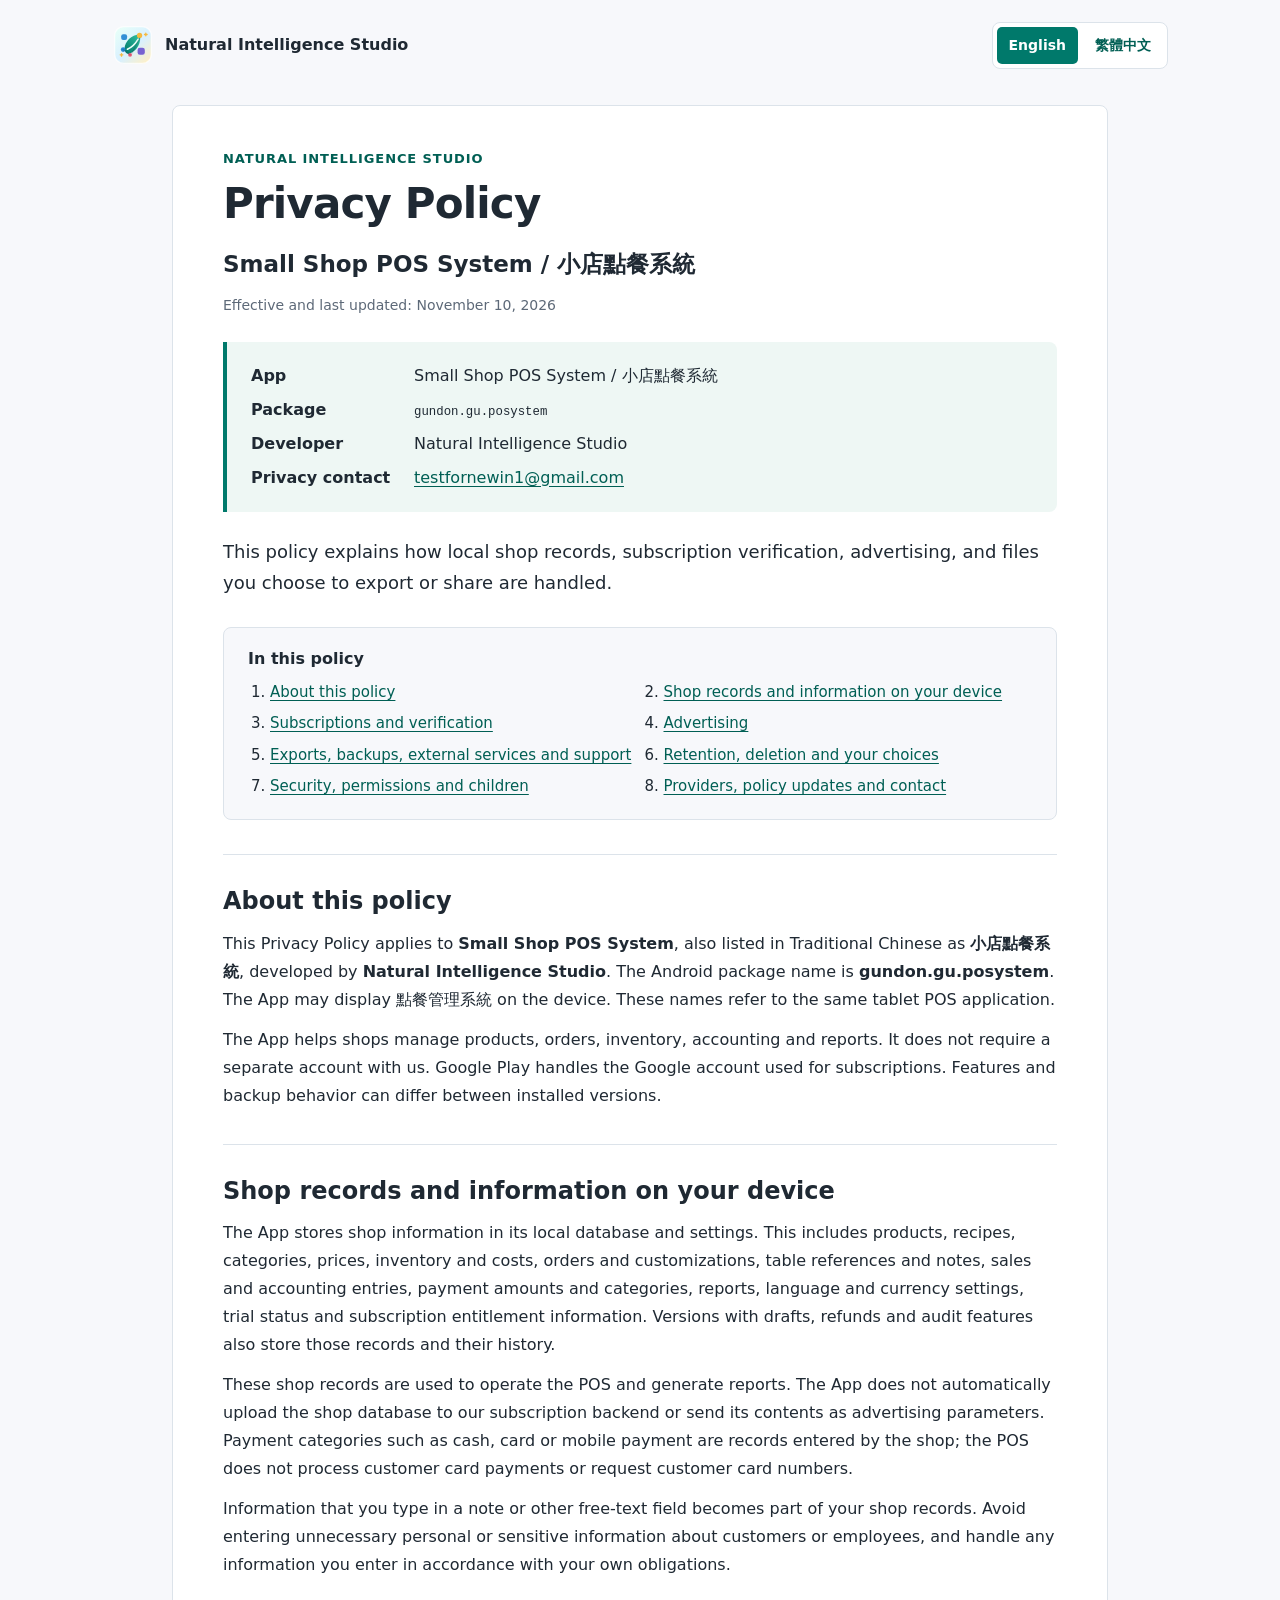
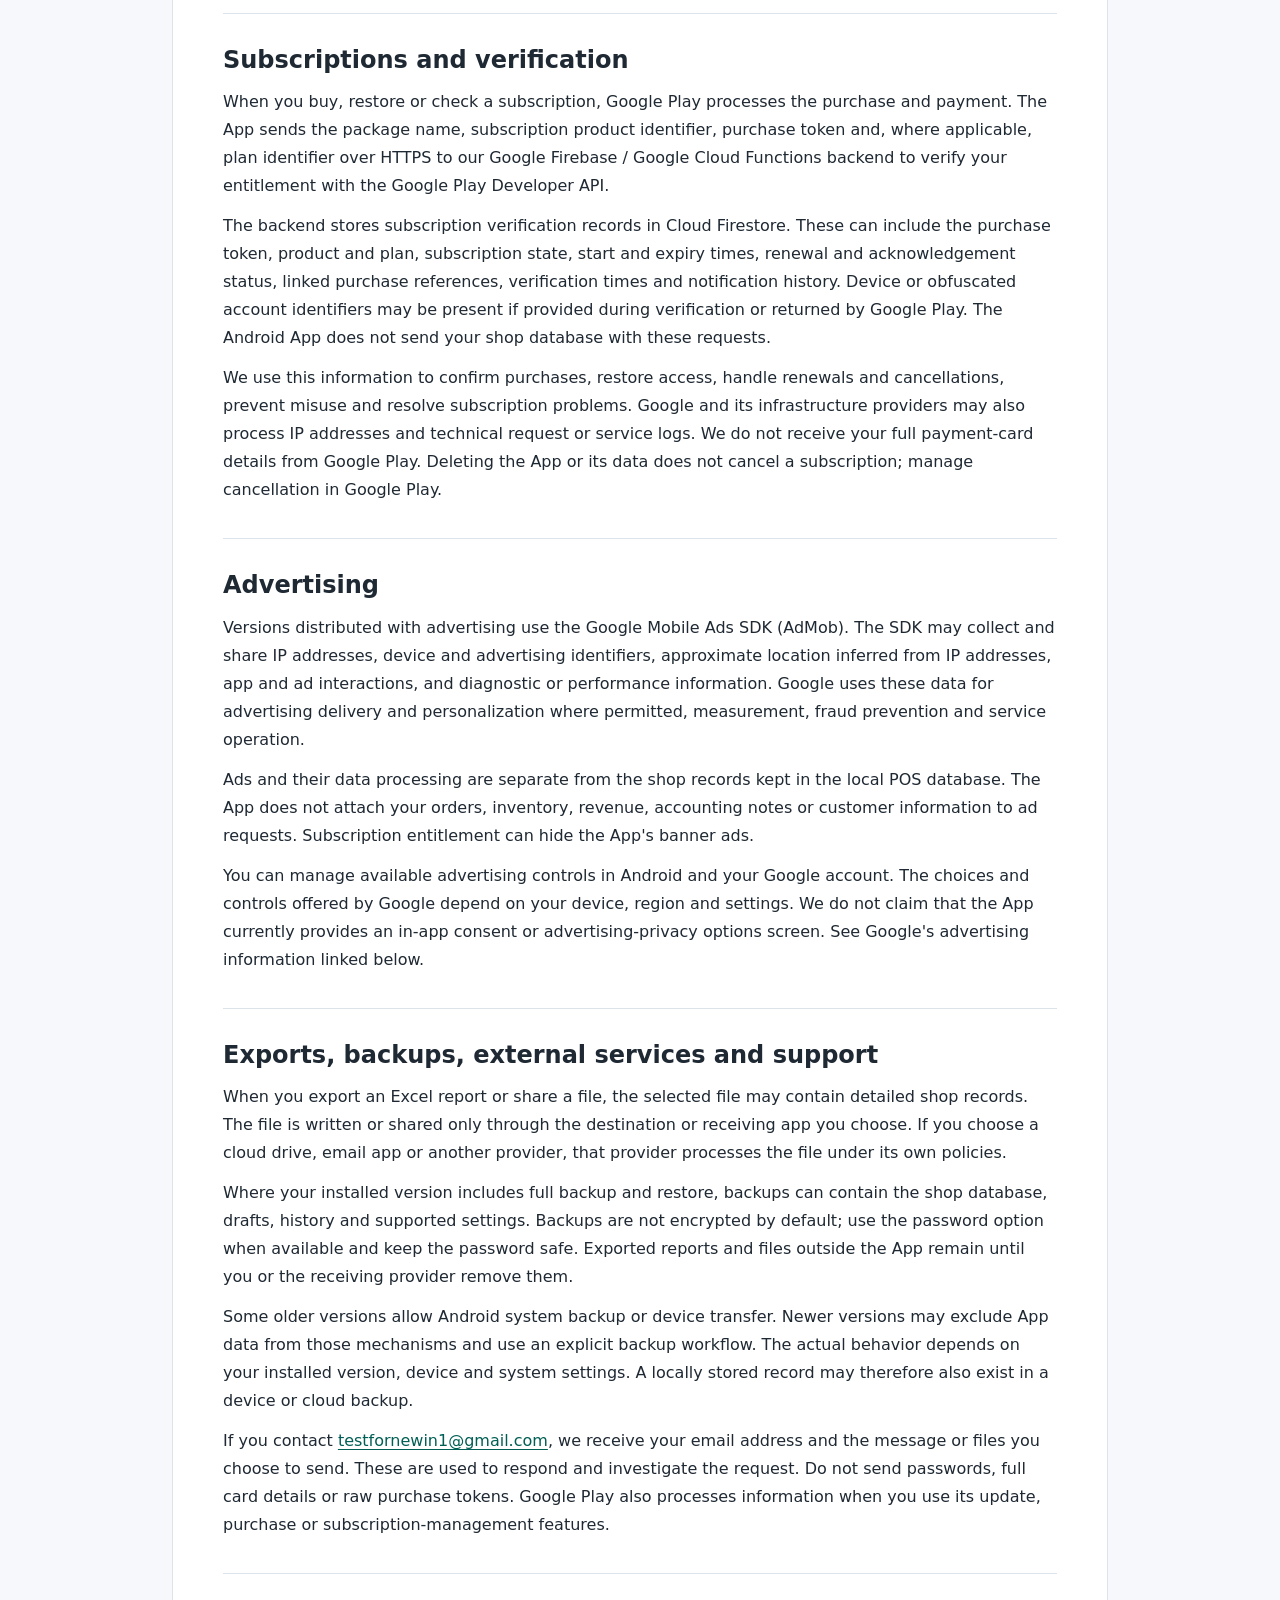
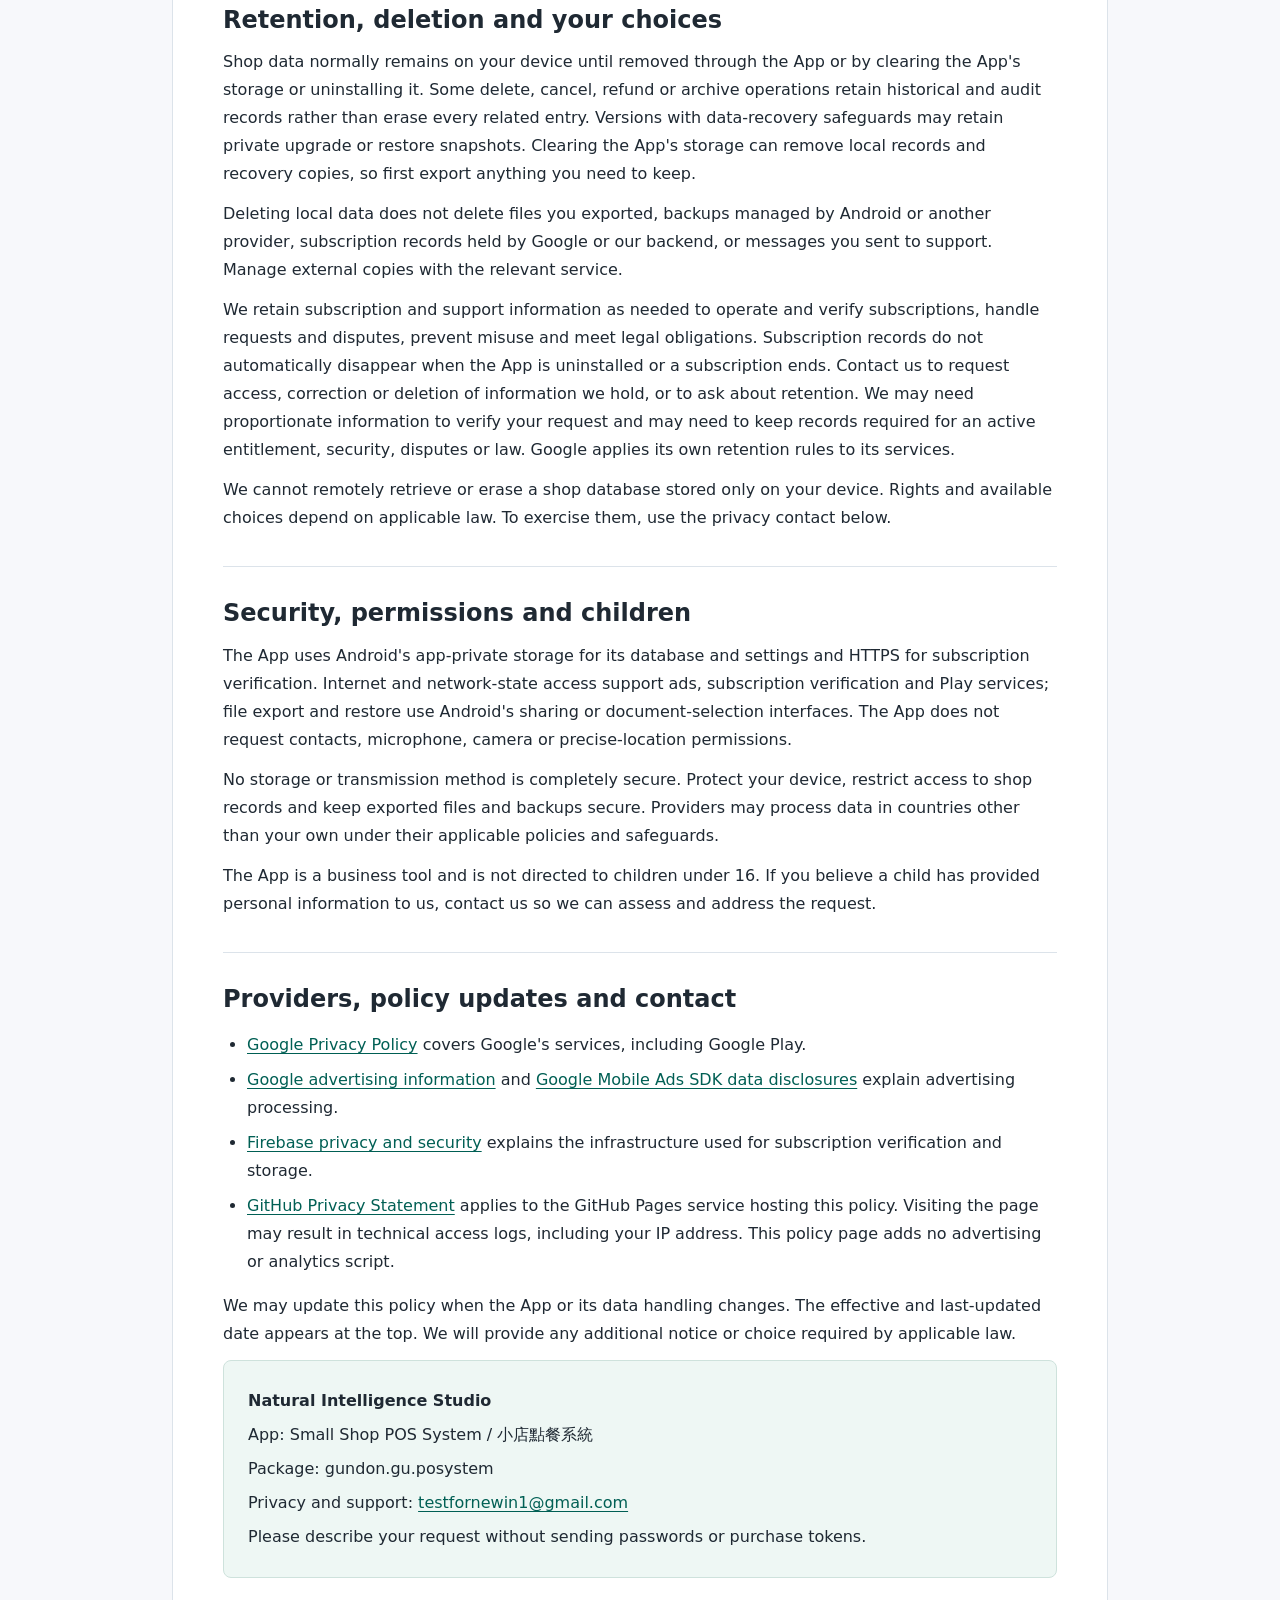
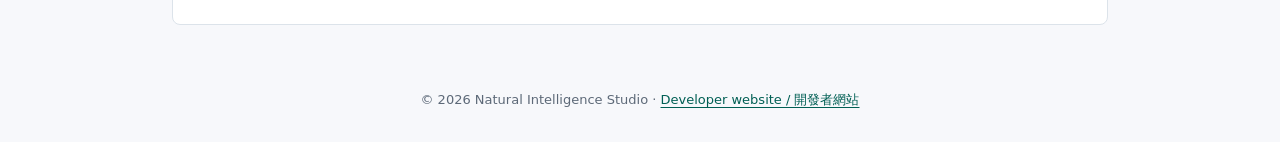
<file: privacy/pos/index.html>
<!doctype html>
<html lang="en">
<head>
  <meta charset="utf-8">
  <meta name="viewport" content="width=device-width, initial-scale=1">
  <title>Privacy Policy | Small Shop POS System / 小店點餐系統 | Natural Intelligence Studio</title>
  <meta name="description" content="Privacy Policy for Small Shop POS System / 小店點餐系統 (gundon.gu.posystem), developed by Natural Intelligence Studio.">
  <meta name="theme-color" content="#00796b">
  <link rel="canonical" href="https://g07377.github.io/privacy/pos/">
  <link rel="icon" href="/developer-page-assets/brand-mark.svg" type="image/svg+xml">
  <script>document.documentElement.classList.add('js'); document.documentElement.dataset.language = new URLSearchParams(location.search).get('lang') === 'zh-Hant' ? 'zh-Hant' : 'en';</script>
  <style>
    :root{color-scheme:light;--bg:#f7f8fb;--surface:#fff;--soft:#eef7f4;--ink:#1f2933;--muted:#5d6978;--line:#dce3ea;--teal:#00796b;--teal-dark:#005f54}
    *{box-sizing:border-box}html{scroll-behavior:smooth;scroll-padding-top:28px}body{margin:0;background:var(--bg);color:var(--ink);font-family:system-ui,-apple-system,BlinkMacSystemFont,"Segoe UI","Noto Sans TC",sans-serif;line-height:1.75}a{color:var(--teal-dark);text-underline-offset:3px;overflow-wrap:anywhere}a:hover{text-decoration-thickness:2px}a:focus-visible{outline:3px solid #00796b66;outline-offset:5px;border-radius:3px}img{display:block;max-width:100%}
    .skip{position:absolute;top:-100px;left:20px;z-index:5;padding:10px 16px;background:var(--surface)}.skip:focus{top:8px}
    .site-header{display:flex;align-items:center;justify-content:space-between;gap:24px;max-width:1120px;margin:0 auto;padding:22px 32px}.brand{display:flex;align-items:center;gap:11px;font-weight:800;text-decoration:none;color:var(--ink);line-height:1.3}.brand img{flex-shrink:0}.language-nav{display:flex;flex-shrink:0;gap:5px;padding:4px;border:1px solid var(--line);border-radius:8px;background:var(--surface)}.language-nav a{padding:6px 12px;text-decoration:none;font-size:14px;font-weight:700;border-radius:5px}.language-nav a[aria-current="page"]{background:var(--teal);color:white}
    main{max-width:1000px;margin:14px auto 64px;padding:0 32px}article{background:var(--surface);border:1px solid var(--line);border-radius:8px;padding:42px 50px 46px}.eyebrow{margin:0 0 10px;color:var(--teal-dark);font-size:13px;font-weight:850;letter-spacing:.07em;text-transform:uppercase}h1{margin:0;font-size:42px;line-height:1.15;letter-spacing:-.02em}h2{font-size:24px;line-height:1.35;margin:0 0 12px}h3{font-size:18px;line-height:1.45;margin:24px 0 8px}p{margin:12px 0}p,li,h1,h2,h3,dd{overflow-wrap:anywhere}.app-name{margin:18px 0 8px;font-size:23px;font-weight:700;line-height:1.5}.dates{font-size:14px;color:var(--muted)}.identity{display:grid;grid-template-columns:145px 1fr;gap:6px 18px;margin:24px 0;padding:20px 24px;background:var(--soft);border-left:4px solid var(--teal);border-radius:0 8px 8px 0}.identity dt{font-weight:700}.identity dd{margin:0}.identity code{font-size:.95em}.lead{font-size:18px}.contents{margin:28px 0 6px;padding:20px 24px;background:var(--bg);border:1px solid var(--line);border-radius:8px}.contents h2{font-size:16px;margin:0 0 10px}.contents ol{display:grid;grid-template-columns:1fr 1fr;gap:5px 25px;margin:0;padding-left:22px;font-size:15px}.contents li+li{margin-top:0}.policy-section{margin-top:34px;padding-top:30px;border-top:1px solid var(--line)}ul{padding-left:24px}li+li{margin-top:7px}.note{padding:16px 20px;background:#fff7e5;border-left:4px solid #d09b22;border-radius:0 8px 8px 0}.contact-box{padding:20px 24px;background:var(--soft);border:1px solid #cee2dc;border-radius:8px}.contact-box p{margin:6px 0}.site-footer{max-width:1000px;margin:0 auto 30px;padding:0 32px;text-align:center;font-size:13px;color:var(--muted)}.js[data-language="en"] [data-policy-language="zh-Hant"],.js[data-language="zh-Hant"] [data-policy-language="en"]{display:none}
    @media(max-width:700px){.site-header{padding:18px 20px;align-items:flex-start;flex-direction:column;gap:16px}.brand{font-size:16px}.brand img{width:36px;height:36px}.language-nav{align-self:flex-start}main{padding:0 14px;margin-top:4px;margin-bottom:38px}article{padding:28px 23px 32px}h1{font-size:34px}.app-name{font-size:21px}.lead{font-size:17px}.identity{grid-template-columns:1fr;gap:2px;padding:16px 18px}.identity dd+dt{margin-top:9px}.contents{padding:18px}.contents ol{grid-template-columns:1fr;gap:7px}.policy-section{margin-top:28px;padding-top:25px}h2{font-size:22px}.site-footer{padding:0 20px}}
    @media(prefers-reduced-motion:reduce){html{scroll-behavior:auto}}
    @media print{body{background:white;font-size:10pt}.site-header,.language-nav,.skip,.contents,.site-footer{display:none}main{max-width:none;margin:0;padding:0}article{border:0;padding:0}h1{font-size:25pt}h2{font-size:15pt;break-after:avoid}h3{break-after:avoid}.policy-section{margin-top:18px;padding-top:15px}a{color:inherit}.identity,.contact-box{break-inside:avoid}}
  </style>
</head>
<body>
  <a class="skip" href="#policy">Skip to policy / 跳至政策</a>
  <header class="site-header">
    <a class="brand" href="https://g07377.github.io/"><img src="/developer-page-assets/brand-mark.svg" alt="" width="42" height="42"><span>Natural Intelligence Studio</span></a>
    <nav class="language-nav" aria-label="Policy language / 政策語言">
      <a href="?lang=en#en" data-language-link="en" lang="en" hreflang="en">English</a>
      <a href="?lang=zh-Hant#zh-Hant" data-language-link="zh-Hant" lang="zh-Hant" hreflang="zh-Hant">繁體中文</a>
    </nav>
  </header>
  <main id="policy">
<article id="en" lang="en" data-policy-language="en" aria-labelledby="en-title">
<p class="eyebrow">Natural Intelligence Studio</p><h1 id="en-title">Privacy Policy</h1>
<p class="app-name">Small Shop POS System / 小店點餐系統</p><p class="dates">Effective and last updated: November 10, 2026</p>
<dl class="identity"><dt>App</dt><dd>Small Shop POS System / 小店點餐系統</dd><dt>Package</dt><dd><code>gundon.gu.posystem</code></dd><dt>Developer</dt><dd>Natural Intelligence Studio</dd><dt>Privacy contact</dt><dd><a href="mailto:testfornewin1@gmail.com">testfornewin1@gmail.com</a></dd></dl>
<p class="lead">This policy explains how local shop records, subscription verification, advertising, and files you choose to export or share are handled.</p>
<nav class="contents" aria-label="Policy contents"><h2>In this policy</h2><ol><li><a href="#en-about">About this policy</a></li><li><a href="#en-local">Shop records and information on your device</a></li><li><a href="#en-billing">Subscriptions and verification</a></li><li><a href="#en-ads">Advertising</a></li><li><a href="#en-exports">Exports, backups, external services and support</a></li><li><a href="#en-retention">Retention, deletion and your choices</a></li><li><a href="#en-security">Security, permissions and children</a></li><li><a href="#en-providers">Providers, policy updates and contact</a></li></ol></nav>
<section class="policy-section" id="en-about"><h2>About this policy</h2><p>This Privacy Policy applies to <strong>Small Shop POS System</strong>, also listed in Traditional Chinese as <strong>小店點餐系統</strong>, developed by <strong>Natural Intelligence Studio</strong>. The Android package name is <strong>gundon.gu.posystem</strong>. The App may display 點餐管理系統 on the device. These names refer to the same tablet POS application.</p><p>The App helps shops manage products, orders, inventory, accounting and reports. It does not require a separate account with us. Google Play handles the Google account used for subscriptions. Features and backup behavior can differ between installed versions.</p></section>
<section class="policy-section" id="en-local"><h2>Shop records and information on your device</h2><p>The App stores shop information in its local database and settings. This includes products, recipes, categories, prices, inventory and costs, orders and customizations, table references and notes, sales and accounting entries, payment amounts and categories, reports, language and currency settings, trial status and subscription entitlement information. Versions with drafts, refunds and audit features also store those records and their history.</p><p>These shop records are used to operate the POS and generate reports. The App does not automatically upload the shop database to our subscription backend or send its contents as advertising parameters. Payment categories such as cash, card or mobile payment are records entered by the shop; the POS does not process customer card payments or request customer card numbers.</p><p>Information that you type in a note or other free-text field becomes part of your shop records. Avoid entering unnecessary personal or sensitive information about customers or employees, and handle any information you enter in accordance with your own obligations.</p></section>
<section class="policy-section" id="en-billing"><h2>Subscriptions and verification</h2><p>When you buy, restore or check a subscription, Google Play processes the purchase and payment. The App sends the package name, subscription product identifier, purchase token and, where applicable, plan identifier over HTTPS to our Google Firebase / Google Cloud Functions backend to verify your entitlement with the Google Play Developer API.</p><p>The backend stores subscription verification records in Cloud Firestore. These can include the purchase token, product and plan, subscription state, start and expiry times, renewal and acknowledgement status, linked purchase references, verification times and notification history. Device or obfuscated account identifiers may be present if provided during verification or returned by Google Play. The Android App does not send your shop database with these requests.</p><p>We use this information to confirm purchases, restore access, handle renewals and cancellations, prevent misuse and resolve subscription problems. Google and its infrastructure providers may also process IP addresses and technical request or service logs. We do not receive your full payment-card details from Google Play. Deleting the App or its data does not cancel a subscription; manage cancellation in Google Play.</p></section>
<section class="policy-section" id="en-ads"><h2>Advertising</h2><p>Versions distributed with advertising use the Google Mobile Ads SDK (AdMob). The SDK may collect and share IP addresses, device and advertising identifiers, approximate location inferred from IP addresses, app and ad interactions, and diagnostic or performance information. Google uses these data for advertising delivery and personalization where permitted, measurement, fraud prevention and service operation.</p><p>Ads and their data processing are separate from the shop records kept in the local POS database. The App does not attach your orders, inventory, revenue, accounting notes or customer information to ad requests. Subscription entitlement can hide the App's banner ads.</p><p>You can manage available advertising controls in Android and your Google account. The choices and controls offered by Google depend on your device, region and settings. We do not claim that the App currently provides an in-app consent or advertising-privacy options screen. See Google's advertising information linked below.</p></section>
<section class="policy-section" id="en-exports"><h2>Exports, backups, external services and support</h2><p>When you export an Excel report or share a file, the selected file may contain detailed shop records. The file is written or shared only through the destination or receiving app you choose. If you choose a cloud drive, email app or another provider, that provider processes the file under its own policies.</p><p>Where your installed version includes full backup and restore, backups can contain the shop database, drafts, history and supported settings. Backups are not encrypted by default; use the password option when available and keep the password safe. Exported reports and files outside the App remain until you or the receiving provider remove them.</p><p>Some older versions allow Android system backup or device transfer. Newer versions may exclude App data from those mechanisms and use an explicit backup workflow. The actual behavior depends on your installed version, device and system settings. A locally stored record may therefore also exist in a device or cloud backup.</p><p>If you contact <a href="mailto:testfornewin1@gmail.com">testfornewin1@gmail.com</a>, we receive your email address and the message or files you choose to send. These are used to respond and investigate the request. Do not send passwords, full card details or raw purchase tokens. Google Play also processes information when you use its update, purchase or subscription-management features.</p></section>
<section class="policy-section" id="en-retention"><h2>Retention, deletion and your choices</h2><p>Shop data normally remains on your device until removed through the App or by clearing the App's storage or uninstalling it. Some delete, cancel, refund or archive operations retain historical and audit records rather than erase every related entry. Versions with data-recovery safeguards may retain private upgrade or restore snapshots. Clearing the App's storage can remove local records and recovery copies, so first export anything you need to keep.</p><p>Deleting local data does not delete files you exported, backups managed by Android or another provider, subscription records held by Google or our backend, or messages you sent to support. Manage external copies with the relevant service.</p><p>We retain subscription and support information as needed to operate and verify subscriptions, handle requests and disputes, prevent misuse and meet legal obligations. Subscription records do not automatically disappear when the App is uninstalled or a subscription ends. Contact us to request access, correction or deletion of information we hold, or to ask about retention. We may need proportionate information to verify your request and may need to keep records required for an active entitlement, security, disputes or law. Google applies its own retention rules to its services.</p><p>We cannot remotely retrieve or erase a shop database stored only on your device. Rights and available choices depend on applicable law. To exercise them, use the privacy contact below.</p></section>
<section class="policy-section" id="en-security"><h2>Security, permissions and children</h2><p>The App uses Android's app-private storage for its database and settings and HTTPS for subscription verification. Internet and network-state access support ads, subscription verification and Play services; file export and restore use Android's sharing or document-selection interfaces. The App does not request contacts, microphone, camera or precise-location permissions.</p><p>No storage or transmission method is completely secure. Protect your device, restrict access to shop records and keep exported files and backups secure. Providers may process data in countries other than your own under their applicable policies and safeguards.</p><p>The App is a business tool and is not directed to children under 16. If you believe a child has provided personal information to us, contact us so we can assess and address the request.</p></section>
<section class="policy-section" id="en-providers"><h2>Providers, policy updates and contact</h2><ul><li><a href="https://policies.google.com/privacy">Google Privacy Policy</a> covers Google's services, including Google Play.</li><li><a href="https://policies.google.com/technologies/ads">Google advertising information</a> and <a href="https://developers.google.com/admob/android/privacy/play-data-disclosure">Google Mobile Ads SDK data disclosures</a> explain advertising processing.</li><li><a href="https://firebase.google.com/support/privacy">Firebase privacy and security</a> explains the infrastructure used for subscription verification and storage.</li><li><a href="https://docs.github.com/en/site-policy/privacy-policies/github-general-privacy-statement">GitHub Privacy Statement</a> applies to the GitHub Pages service hosting this policy. Visiting the page may result in technical access logs, including your IP address. This policy page adds no advertising or analytics script.</li></ul><p>We may update this policy when the App or its data handling changes. The effective and last-updated date appears at the top. We will provide any additional notice or choice required by applicable law.</p><div class="contact-box"><p><strong>Natural Intelligence Studio</strong></p><p>App: Small Shop POS System / 小店點餐系統</p><p>Package: gundon.gu.posystem</p><p>Privacy and support: <a href="mailto:testfornewin1@gmail.com">testfornewin1@gmail.com</a></p><p>Please describe your request without sending passwords or purchase tokens.</p></div></section>
</article>
<article id="zh-Hant" lang="zh-Hant" data-policy-language="zh-Hant" aria-labelledby="zh-Hant-title">
<p class="eyebrow">Natural Intelligence Studio</p><h1 id="zh-Hant-title">隱私權政策</h1>
<p class="app-name">Small Shop POS System / 小店點餐系統</p><p class="dates">生效及最後更新日期：2026 年 11 月 10 日</p>
<dl class="identity"><dt>應用程式</dt><dd>Small Shop POS System / 小店點餐系統</dd><dt>套件名稱</dt><dd><code>gundon.gu.posystem</code></dd><dt>開發者</dt><dd>Natural Intelligence Studio</dd><dt>隱私聯絡</dt><dd><a href="mailto:testfornewin1@gmail.com">testfornewin1@gmail.com</a></dd></dl>
<p class="lead">本政策說明本機營運紀錄、訂閱驗證、廣告，以及您選擇匯出或分享的資料如何處理。</p>
<nav class="contents" aria-label="政策目錄"><h2>政策內容</h2><ol><li><a href="#zh-Hant-about">適用範圍</a></li><li><a href="#zh-Hant-local">裝置上的營運資料</a></li><li><a href="#zh-Hant-billing">訂閱與購買驗證</a></li><li><a href="#zh-Hant-ads">廣告服務</a></li><li><a href="#zh-Hant-exports">匯出、備份、外部服務與客服</a></li><li><a href="#zh-Hant-retention">保存、刪除與您的選擇</a></li><li><a href="#zh-Hant-security">安全、權限與兒童</a></li><li><a href="#zh-Hant-providers">第三方政策、更新與聯絡方式</a></li></ol></nav>
<section class="policy-section" id="zh-Hant-about"><h2>適用範圍</h2><p>本隱私權政策適用於 <strong>Natural Intelligence Studio</strong> 開發的 <strong>Small Shop POS System</strong>，繁體中文商店名稱為<strong>小店點餐系統</strong>，Android 套件名稱為 <strong>gundon.gu.posystem</strong>。App 在裝置上也可能顯示為「點餐管理系統」，以上名稱均指同一款平板 POS 應用程式。</p><p>本 App 協助店家管理商品、訂單、庫存、會計及報表，不要求另外註冊開發者帳號。訂閱所使用的 Google 帳號由 Google Play 管理。功能及備份行為可能依安裝版本而有所不同。</p></section>
<section class="policy-section" id="zh-Hant-local"><h2>裝置上的營運資料</h2><p>App 會將營運資料保存在本機資料庫及設定中，包括商品、配方、分類、售價、庫存與成本、訂單與客製化內容、桌號及備註、銷售與會計紀錄、收付款金額與分類、報表、語言與幣別、試用狀態及訂閱權益資訊。具備草稿、退款或稽核功能的版本，也會保存對應紀錄與歷程。</p><p>這些資料用於 POS 操作及報表產生。App 不會自動將營運資料庫上傳至訂閱驗證後端，也不會將其內容附加為廣告參數。現金、刷卡或行動支付等分類由店家自行記錄；本 POS 不處理顧客刷卡交易，也不要求輸入顧客卡號。</p><p>您在備註等自由文字欄位輸入的資訊會成為營運紀錄的一部分。請避免輸入非必要的顧客或員工個資、敏感資訊，並依您應遵守的規範處理所輸入資料。</p></section>
<section class="policy-section" id="zh-Hant-billing"><h2>訂閱與購買驗證</h2><p>購買、恢復或查詢訂閱時，付款及購買流程由 Google Play 處理。App 會透過 HTTPS，將套件名稱、訂閱商品識別碼、購買憑證（purchase token），以及適用時的方案識別碼，傳送至我們使用 Google Firebase／Google Cloud Functions 建置的後端，再透過 Google Play Developer API 驗證權益。</p><p>後端會在 Cloud Firestore 保存訂閱驗證紀錄，可能包括購買憑證、商品與方案、訂閱狀態、開始與到期時間、自動續訂及確認狀態、關聯購買資訊、驗證時間及通知歷程。若驗證時有提供或 Google Play 回傳，紀錄也可能包含裝置或經模糊化的帳號識別碼。Android App不會隨這些請求傳送店家的營運資料庫。</p><p>這些資訊用於確認購買、恢復權益、處理續訂與取消、防止濫用及排查訂閱問題。Google 及其基礎設施供應商也可能處理 IP 位址、技術請求或服務日誌。我們不會從 Google Play 取得完整付款卡資料。刪除 App 或本機資料不會取消訂閱，請到 Google Play 管理取消。</p></section>
<section class="policy-section" id="zh-Hant-ads"><h2>廣告服務</h2><p>含廣告的發行版本使用 Google Mobile Ads SDK（AdMob）。SDK 可能蒐集及分享 IP 位址、裝置與廣告識別碼、由 IP 推估的概略位置、App 與廣告互動，以及診斷或效能資訊。Google 會將這些資料用於廣告投放、依法允許時的個人化、成效衡量、防詐及服務運作。</p><p>廣告資料處理與本機 POS 營運資料分開。App 不會將訂單、庫存、營收、會計備註或顧客資訊附加到廣告請求。有效訂閱權益可隱藏 App 的橫幅廣告。</p><p>您可在 Android 或 Google 帳號管理可用的廣告控制項；實際選項依裝置、地區及設定而異。本政策不表示 App 目前已提供內建同意視窗或廣告隱私選項頁面。Google 廣告資料處理說明請見下方連結。</p></section>
<section class="policy-section" id="zh-Hant-exports"><h2>匯出、備份、外部服務與客服</h2><p>匯出 Excel 報表或分享檔案時，選定檔案可能包含詳細營運紀錄。檔案只會透過您選擇的位置或接收 App 寫入、分享。若您選擇雲端硬碟、電子郵件或其他服務，接收方會依自己的政策處理該檔案。</p><p>若安裝版本提供完整備份與還原，備份可能包含營運資料庫、草稿、歷史紀錄及支援的設定。備份預設不加密；有密碼選項時可自行啟用，並妥善保管密碼。匯出報表及 App 外部檔案會保留，直到您或接收服務刪除。</p><p>部分舊版本允許 Android 系統備份或裝置移轉；較新版本可能將 App 資料排除，改由明確的備份流程處理。實際行為取決於安裝版本、裝置與系統設定，因此原本儲存在本機的資料也可能存在於裝置或雲端備份中。</p><p>若您聯絡 <a href="mailto:testfornewin1@gmail.com">testfornewin1@gmail.com</a>，我們會收到您的電子郵件地址及主動提供的訊息或檔案，用於回覆及調查問題。請勿傳送密碼、完整卡號或原始購買憑證。使用更新、購買或訂閱管理功能時，Google Play 也會處理相關資訊。</p></section>
<section class="policy-section" id="zh-Hant-retention"><h2>保存、刪除與您的選擇</h2><p>營運資料通常會保存在裝置上，直到您透過 App 移除，或清除 App 儲存空間、解除安裝。部分刪除、取消、退款或封存操作會保留歷史及稽核紀錄，不會抹除所有相關資料。具備復原保護的版本也可能保留私有的升級或還原快照。清除 App 儲存空間可能移除本機紀錄與復原副本，操作前請先匯出需要保留的內容。</p><p>刪除本機資料不會刪除已匯出的檔案、Android 或其他服務管理的備份、Google 或我們後端的訂閱紀錄，以及您寄給客服的訊息。外部副本請至相應服務管理。</p><p>我們會在營運及驗證訂閱、處理請求與爭議、防止濫用及履行法律義務所需期間保存訂閱及客服資訊。解除安裝或訂閱結束不會自動刪除後端訂閱紀錄。您可聯絡我們，請求存取、更正、刪除我們持有的資訊，或詢問保存情形。我們可能需要適當資訊核實請求，並可能因有效權益、安全、爭議或法定義務保留必要紀錄。Google 服務適用其自己的保存規則。</p><p>對於僅存在您裝置上的營運資料庫，我們無法遠端取得或刪除。適用權利及選擇依所在地法律而異，可透過下方隱私聯絡方式提出需求。</p></section>
<section class="policy-section" id="zh-Hant-security"><h2>安全、權限與兒童</h2><p>App 使用 Android 應用程式私有儲存空間保存資料庫及設定，訂閱驗證使用 HTTPS。網際網路與網路狀態權限用於廣告、訂閱驗證及 Play 服務；檔案匯出與還原使用 Android 分享或文件選取介面。App 不要求聯絡人、麥克風、相機或精確定位權限。</p><p>任何儲存或傳輸方式都無法保證絕對安全。請保護裝置、限制營運資料存取，並妥善保管匯出檔與備份。服務供應商可能依其適用政策及保護措施，在您所在地以外的國家處理資料。</p><p>本 App 是商業工具，不以未滿 16 歲兒童為服務對象。若您認為兒童已向我們提供個人資訊，請聯絡我們，以便評估並處理。</p></section>
<section class="policy-section" id="zh-Hant-providers"><h2>第三方政策、更新與聯絡方式</h2><ul><li><a href="https://policies.google.com/privacy">Google 隱私權政策</a>適用於包括 Google Play 在內的 Google 服務。</li><li><a href="https://policies.google.com/technologies/ads">Google 廣告說明</a>及 <a href="https://developers.google.com/admob/android/privacy/play-data-disclosure">Google Mobile Ads SDK 資料揭露</a>說明廣告相關處理。</li><li><a href="https://firebase.google.com/support/privacy">Firebase 隱私與安全說明</a>介紹訂閱驗證及儲存使用的基礎設施。</li><li><a href="https://docs.github.com/en/site-policy/privacy-policies/github-general-privacy-statement">GitHub 隱私權聲明</a>適用於代管本政策的 GitHub Pages。瀏覽本頁可能產生包含 IP 位址的技術存取紀錄；本頁未加入廣告或分析追蹤程式。</li></ul><p>App 或資料處理方式改變時，我們可能更新本政策，生效及最後更新日期列於頁首，並依適用法律提供必要的額外通知或選擇。</p><div class="contact-box"><p><strong>Natural Intelligence Studio</strong></p><p>App：Small Shop POS System／小店點餐系統</p><p>套件名稱：gundon.gu.posystem</p><p>隱私及客服聯絡：<a href="mailto:testfornewin1@gmail.com">testfornewin1@gmail.com</a></p><p>請說明您的需求，勿附上密碼或購買憑證。</p></div></section>
</article>
</main>
  <footer class="site-footer">© 2026 Natural Intelligence Studio · <a href="https://g07377.github.io/">Developer website / 開發者網站</a></footer>
  <script>
    (() => {
      const applyLanguage = () => {
        const language = new URLSearchParams(location.search).get('lang') === 'zh-Hant' ? 'zh-Hant' : 'en';
        document.documentElement.dataset.language = language;
        document.documentElement.lang = language;
        document.title = (language === 'zh-Hant' ? '隱私權政策' : 'Privacy Policy') + ' | Small Shop POS System / 小店點餐系統 | Natural Intelligence Studio';
        document.querySelectorAll('[data-language-link]').forEach(link => {
          if (link.dataset.languageLink === language) link.setAttribute('aria-current', 'page');
          else link.removeAttribute('aria-current');
        });
      };
      applyLanguage();
      window.addEventListener('popstate', applyLanguage);
    })();
  </script>
</body>
</html>
</file>
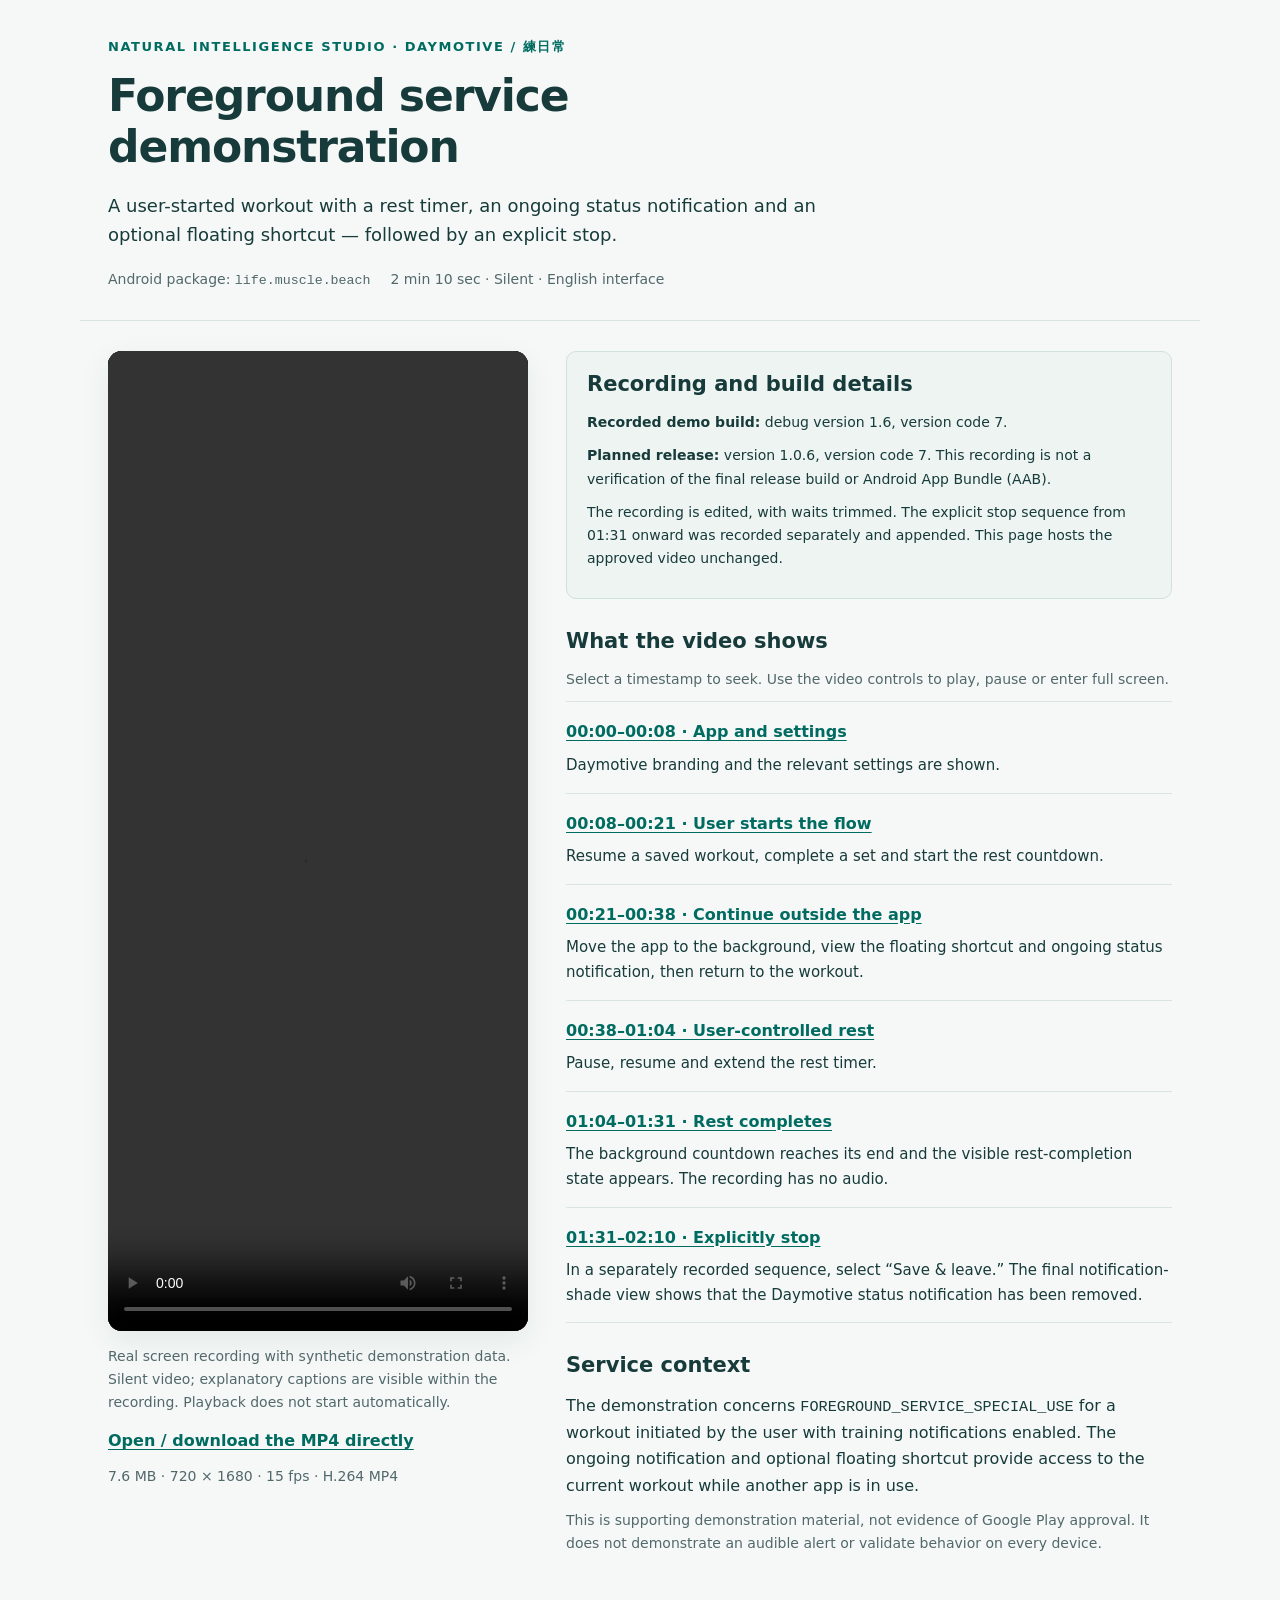
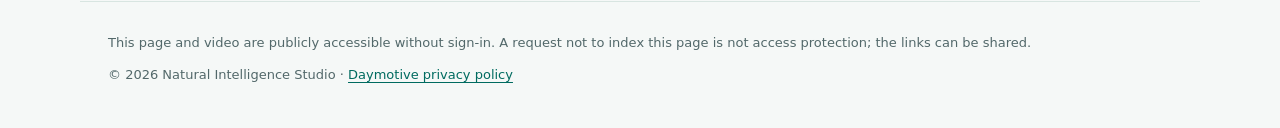
<file: review/daymotive-foreground-service/index.html>
<!doctype html>
<html lang="en">
<head>
  <meta charset="utf-8">
  <meta name="viewport" content="width=device-width, initial-scale=1">
  <meta name="robots" content="noindex,nofollow">
  <meta name="referrer" content="no-referrer">
  <meta name="description" content="Daymotive foreground-service demonstration: a user-started workout, rest timer, ongoing notification, floating shortcut, and stopping the session.">
  <title>Daymotive — Foreground Service Demonstration</title>
  <style>
    :root{color-scheme:light;--ink:#173b3a;--muted:#52686a;--teal:#006b60;--line:#d8e5e1;--bg:#f5f8f7}
    *{box-sizing:border-box}body{margin:0;background:var(--bg);color:var(--ink);font:16px/1.65 system-ui,-apple-system,"Segoe UI",sans-serif}a{color:var(--teal);text-underline-offset:3px;overflow-wrap:anywhere}a:focus-visible,button:focus-visible,video:focus-visible{outline:3px solid #d19a28;outline-offset:4px}header,main,footer{max-width:1120px;margin:auto;padding-left:28px;padding-right:28px}header{padding-top:36px;padding-bottom:28px;border-bottom:1px solid var(--line)}.brand{font-size:13px;font-weight:750;letter-spacing:.12em;color:var(--teal);margin:0 0 14px;text-transform:uppercase}h1{font-size:clamp(28px,4.3vw,44px);line-height:1.15;letter-spacing:-.025em;margin:0 0 18px}h2{font-size:21px;line-height:1.4;margin:0 0 12px}p{margin:10px 0}.intro{font-size:18px;max-width:780px}.meta{display:flex;flex-wrap:wrap;gap:7px 20px;margin-top:18px;color:var(--muted);font-size:14px}code{font-size:.95em;overflow-wrap:anywhere}main{display:grid;grid-template-columns:minmax(300px,420px) minmax(0,1fr);gap:38px;padding-top:30px;padding-bottom:36px}.player-panel{min-width:0}.video-frame{background:#122323;border-radius:14px;overflow:hidden;box-shadow:0 10px 30px #193a3514}video{display:block;width:100%;height:auto;aspect-ratio:3/7;background:#000}.player-caption{font-size:14px;color:var(--muted);margin:14px 0}.download{display:inline-block;font-weight:650}.content{min-width:0}.note{padding:18px 20px;background:#edf4f1;border:1px solid #d1e2da;border-radius:10px;font-size:14px}.section{margin-top:28px}.chapters{list-style:none;margin:0;padding:0;border-top:1px solid var(--line)}.chapters li{padding:15px 0;border-bottom:1px solid var(--line)}.chapters button{border:0;background:none;padding:2px 0;font:inherit;font-weight:750;color:var(--teal);cursor:pointer;text-align:left;text-decoration:underline;text-underline-offset:3px}.chapters p{margin:5px 0 0;font-size:15px}.quiet{color:var(--muted);font-size:14px}footer{border-top:1px solid var(--line);padding-top:20px;padding-bottom:34px;color:var(--muted);font-size:13px}.skip{position:absolute;top:-100px;left:20px;background:white;padding:10px}.skip:focus{top:10px}.status{min-height:24px;font-size:14px;color:var(--muted);margin-top:12px}
    @media(max-width:760px){header,main,footer{padding-left:20px;padding-right:20px}header{padding-top:26px}main{grid-template-columns:1fr;gap:28px;padding-top:24px}.player-panel{max-width:420px;margin:auto;width:100%}.intro{font-size:17px}.meta{display:block}.meta span{display:block;margin-top:5px}.note{padding:16px}.section{margin-top:24px}}
  </style>
</head>
<body>
  <a class="skip" href="#demo">Skip to the demonstration</a>
  <header>
    <p class="brand">Natural Intelligence Studio · Daymotive / 練日常</p>
    <h1>Foreground service<br>demonstration</h1>
    <p class="intro">A user-started workout with a rest timer, an ongoing status notification and an optional floating shortcut — followed by an explicit stop.</p>
    <div class="meta"><span>Android package: <code>life.muscle.beach</code></span><span>2 min 10 sec · Silent · English interface</span></div>
  </header>
  <main id="demo">
    <section class="player-panel" aria-label="Demonstration video">
      <div class="video-frame">
        <video id="demo-video" controls playsinline preload="metadata" aria-label="Daymotive foreground-service demonstration">
          <source src="Daymotive-FGS-demo-compact.mp4" type="video/mp4">
          Your browser does not support embedded video. <a href="Daymotive-FGS-demo-compact.mp4">Open the MP4 directly</a>.
        </video>
      </div>
      <p class="player-caption">Real screen recording with synthetic demonstration data. Silent video; explanatory captions are visible within the recording. Playback does not start automatically.</p>
      <a class="download" href="Daymotive-FGS-demo-compact.mp4">Open / download the MP4 directly</a>
      <p class="quiet">7.6 MB · 720 × 1680 · 15 fps · H.264 MP4</p>
      <p class="status" id="player-status" role="status" aria-live="polite"></p>
    </section>
    <div class="content">
      <section class="note" aria-labelledby="build-title">
        <h2 id="build-title">Recording and build details</h2>
        <p><strong>Recorded demo build:</strong> debug version 1.6, version code 7.</p>
        <p><strong>Planned release:</strong> version 1.0.6, version code 7. This recording is not a verification of the final release build or Android App Bundle (AAB).</p>
        <p>The recording is edited, with waits trimmed. The explicit stop sequence from 01:31 onward was recorded separately and appended. This page hosts the approved video unchanged.</p>
      </section>
      <section class="section" aria-labelledby="timeline-title">
        <h2 id="timeline-title">What the video shows</h2>
        <p class="quiet">Select a timestamp to seek. Use the video controls to play, pause or enter full screen.</p>
        <ol class="chapters">
          <li><button type="button" data-time="0">00:00–00:08 · App and settings</button><p>Daymotive branding and the relevant settings are shown.</p></li>
          <li><button type="button" data-time="8">00:08–00:21 · User starts the flow</button><p>Resume a saved workout, complete a set and start the rest countdown.</p></li>
          <li><button type="button" data-time="21">00:21–00:38 · Continue outside the app</button><p>Move the app to the background, view the floating shortcut and ongoing status notification, then return to the workout.</p></li>
          <li><button type="button" data-time="38">00:38–01:04 · User-controlled rest</button><p>Pause, resume and extend the rest timer.</p></li>
          <li><button type="button" data-time="64">01:04–01:31 · Rest completes</button><p>The background countdown reaches its end and the visible rest-completion state appears. The recording has no audio.</p></li>
          <li><button type="button" data-time="91">01:31–02:10 · Explicitly stop</button><p>In a separately recorded sequence, select “Save &amp; leave.” The final notification-shade view shows that the Daymotive status notification has been removed.</p></li>
        </ol>
      </section>
      <section class="section" aria-labelledby="context-title">
        <h2 id="context-title">Service context</h2>
        <p>The demonstration concerns <code>FOREGROUND_SERVICE_SPECIAL_USE</code> for a workout initiated by the user with training notifications enabled. The ongoing notification and optional floating shortcut provide access to the current workout while another app is in use.</p>
        <p class="quiet">This is supporting demonstration material, not evidence of Google Play approval. It does not demonstrate an audible alert or validate behavior on every device.</p>
      </section>
    </div>
  </main>
  <footer><p>This page and video are publicly accessible without sign-in. A request not to index this page is not access protection; the links can be shared.</p><p>© 2026 Natural Intelligence Studio · <a href="../../privacy/personal-muscle/">Daymotive privacy policy</a></p></footer>
  <script>
    const video = document.getElementById('demo-video');
    const status = document.getElementById('player-status');
    document.querySelectorAll('[data-time]').forEach(button => {
      button.addEventListener('click', () => {
        const seconds = Number(button.dataset.time);
        video.currentTime = seconds;
        status.textContent = 'Selected ' + button.textContent.split(' · ')[0] + '. Use the video controls to play.';
        video.focus({preventScroll:true});
      });
    });
    video.addEventListener('error', () => {
      status.textContent = 'The embedded video could not load. Please use the direct MP4 link above.';
    });
  </script>
</body>
</html>
</file>
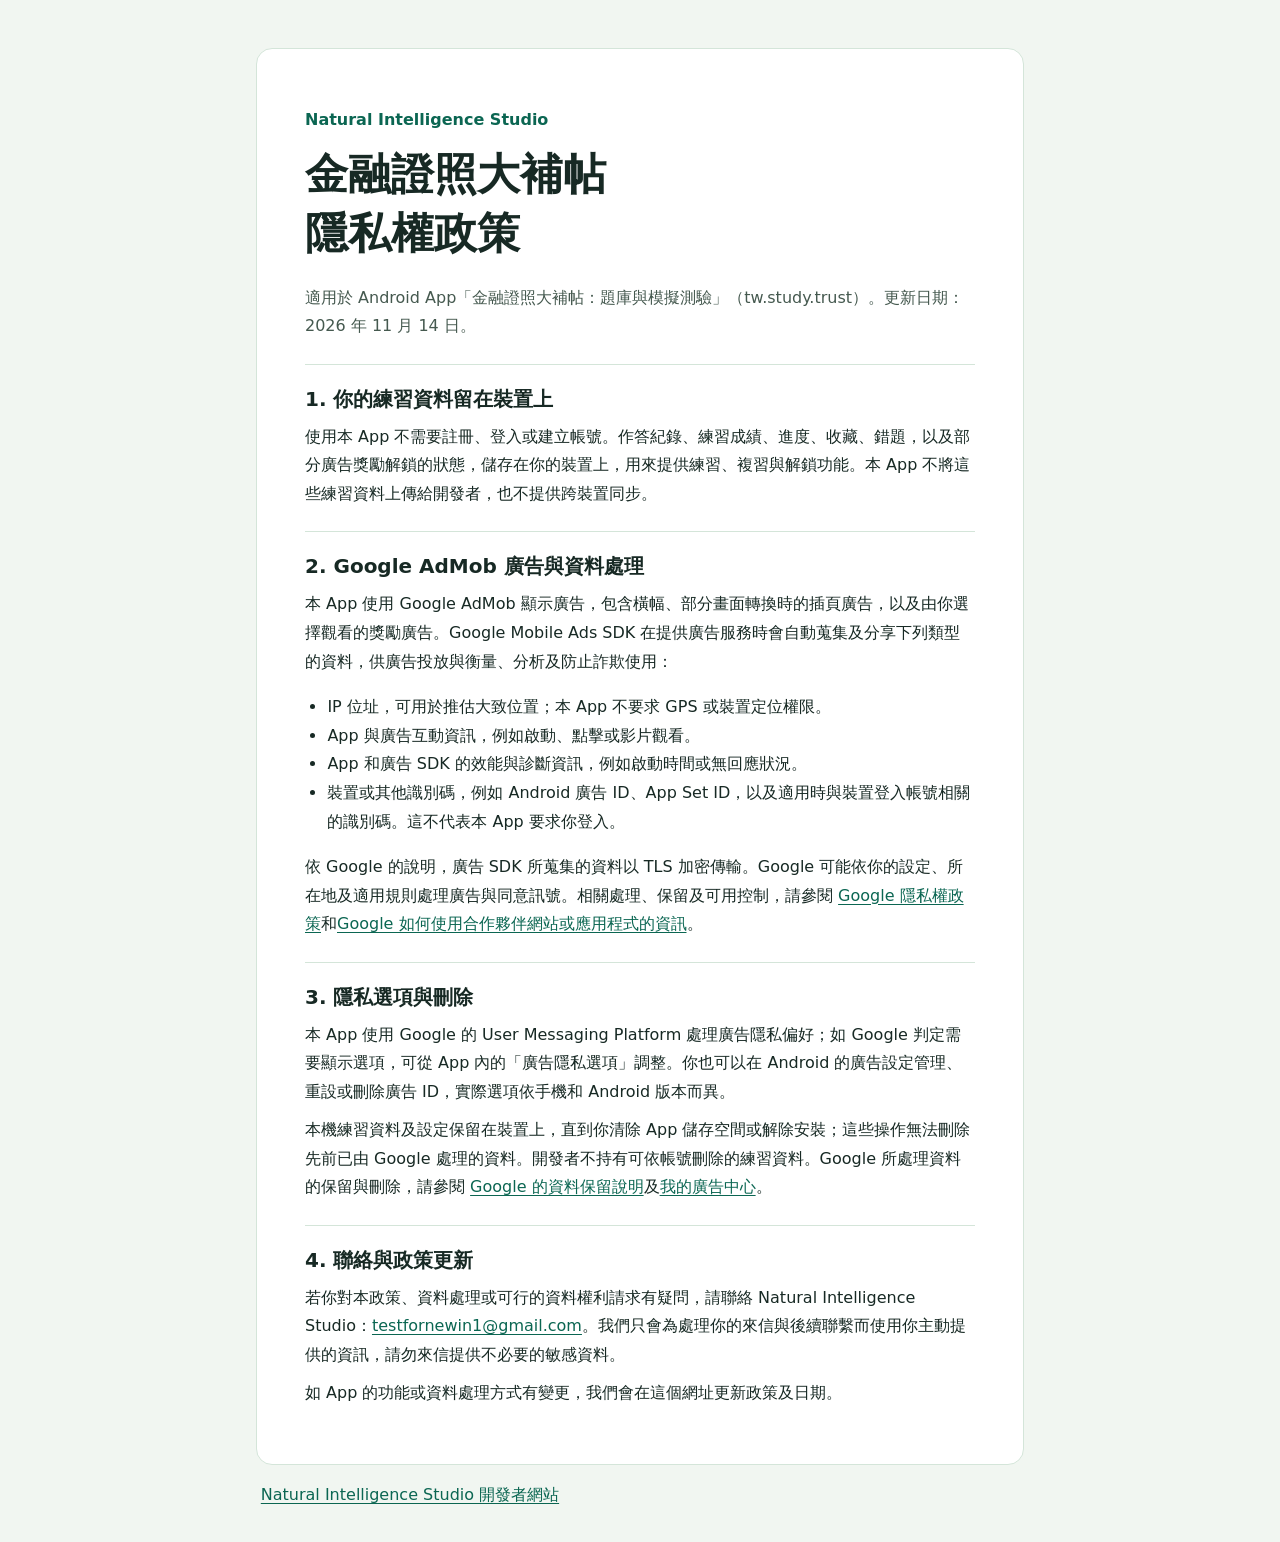
<file: financial-certificates/privacy.html>
<!doctype html>
<html lang="zh-Hant-TW">
<head>
<meta charset="utf-8">
<meta name="viewport" content="width=device-width, initial-scale=1">
<meta name="description" content="Natural Intelligence Studio 的金融證照大補帖隱私權政策：裝置內的練習資料、Google AdMob 廣告與隱私選項。">
<title>金融證照大補帖｜隱私權政策</title>
<style>
:root{color-scheme:light dark;--bg:#f1f6f1;--surface:#fff;--ink:#172924;--muted:#45594f;--brand:#0b6652;--line:#d4e5d9}
@media(prefers-color-scheme:dark){:root{--bg:#11211e;--surface:#172e28;--ink:#ebf5f0;--muted:#bfdbcd;--brand:#95e4c6;--line:#37554a}}
*{box-sizing:border-box}body{margin:0;background:var(--bg);color:var(--ink);font:1rem/1.8 system-ui,"PingFang TC","Microsoft JhengHei",sans-serif;overflow-wrap:anywhere}main,footer{width:min(100% - 2rem,48rem);margin-inline:auto}main{margin-block:clamp(1rem,5vw,3rem) 1rem;padding:clamp(1.1rem,5vw,3rem);background:var(--surface);border:1px solid var(--line);border-radius:1rem}h1,h2{line-height:1.35;margin:.25em 0 .5em}h1{font-size:clamp(1.8rem,5vw,2.7rem)}h2{font-size:1.25rem}section{border-top:1px solid var(--line);padding-top:1rem;margin-top:1.4rem}a{color:var(--brand);text-underline-offset:.18em}a:focus-visible{outline:2px solid var(--brand);outline-offset:3px}p{margin:.55rem 0}ul{padding-inline-start:1.4rem}.kicker{color:var(--brand);font-weight:700}.muted,footer{color:var(--muted)}footer{padding:0 .3rem 2rem}
</style>
</head>
<body>
<main>
<header>
<p class="kicker">Natural Intelligence Studio</p>
<h1>金融證照大補帖<br>隱私權政策</h1>
<p class="muted">適用於 Android App「金融證照大補帖：題庫與模擬測驗」（tw.study.trust）。更新日期：<time datetime="2026-11-14">2026 年 11 月 14 日</time>。</p>
</header>
<section aria-labelledby="study">
<h2 id="study">1. 你的練習資料留在裝置上</h2>
<p>使用本 App 不需要註冊、登入或建立帳號。作答紀錄、練習成績、進度、收藏、錯題，以及部分廣告獎勵解鎖的狀態，儲存在你的裝置上，用來提供練習、複習與解鎖功能。本 App 不將這些練習資料上傳給開發者，也不提供跨裝置同步。</p>
</section>
<section aria-labelledby="ads">
<h2 id="ads">2. Google AdMob 廣告與資料處理</h2>
<p>本 App 使用 Google AdMob 顯示廣告，包含橫幅、部分畫面轉換時的插頁廣告，以及由你選擇觀看的獎勵廣告。Google Mobile Ads SDK 在提供廣告服務時會自動蒐集及分享下列類型的資料，供廣告投放與衡量、分析及防止詐欺使用：</p>
<ul>
<li>IP 位址，可用於推估大致位置；本 App 不要求 GPS 或裝置定位權限。</li>
<li>App 與廣告互動資訊，例如啟動、點擊或影片觀看。</li>
<li>App 和廣告 SDK 的效能與診斷資訊，例如啟動時間或無回應狀況。</li>
<li>裝置或其他識別碼，例如 Android 廣告 ID、App Set ID，以及適用時與裝置登入帳號相關的識別碼。這不代表本 App 要求你登入。</li>
</ul>
<p>依 Google 的說明，廣告 SDK 所蒐集的資料以 TLS 加密傳輸。Google 可能依你的設定、所在地及適用規則處理廣告與同意訊號。相關處理、保留及可用控制，請參閱 <a href="https://policies.google.com/privacy?hl=zh-TW">Google 隱私權政策</a>和<a href="https://policies.google.com/technologies/partner-sites?hl=zh-TW">Google 如何使用合作夥伴網站或應用程式的資訊</a>。</p>
</section>
<section aria-labelledby="control">
<h2 id="control">3. 隱私選項與刪除</h2>
<p>本 App 使用 Google 的 User Messaging Platform 處理廣告隱私偏好；如 Google 判定需要顯示選項，可從 App 內的「廣告隱私選項」調整。你也可以在 Android 的廣告設定管理、重設或刪除廣告 ID，實際選項依手機和 Android 版本而異。</p>
<p>本機練習資料及設定保留在裝置上，直到你清除 App 儲存空間或解除安裝；這些操作無法刪除先前已由 Google 處理的資料。開發者不持有可依帳號刪除的練習資料。Google 所處理資料的保留與刪除，請參閱 <a href="https://policies.google.com/technologies/retention?hl=zh-TW">Google 的資料保留說明</a>及<a href="https://myadcenter.google.com/">我的廣告中心</a>。</p>
</section>
<section aria-labelledby="contact">
<h2 id="contact">4. 聯絡與政策更新</h2>
<p>若你對本政策、資料處理或可行的資料權利請求有疑問，請聯絡 Natural Intelligence Studio：<a href="mailto:testfornewin1@gmail.com">testfornewin1@gmail.com</a>。我們只會為處理你的來信與後續聯繫而使用你主動提供的資訊，請勿來信提供不必要的敏感資料。</p>
<p>如 App 的功能或資料處理方式有變更，我們會在這個網址更新政策及日期。</p>
</section>
</main>
<footer><a href="https://g07377.github.io/">Natural Intelligence Studio 開發者網站</a></footer>
</body>
</html>
</file>
<file: styles.css>
:root{color-scheme:light;--paper:#f8f7f2;--ink:#173e31;--muted:#52675d;--line:#c6cfc3;--green:#c3ed69;--soft:#e9eddf;--dark:#143b2e;--dark-muted:#c5d3c8;--dark-line:#526b5d;--display:Georgia,"Noto Serif TC","Noto Serif JP","Noto Serif KR","PMingLiU","Yu Mincho",Batang,serif;--body:"Segoe UI","Noto Sans TC","Noto Sans JP","Noto Sans KR","Microsoft JhengHei",sans-serif;--small:.875rem;--medium:1.25rem;--title:1.5625rem;--heading:clamp(2rem,3.3vw,3.5rem);--hero:clamp(3rem,5.8vw,5.5rem);--section-space:96px;--gutter:48px;--max:1280px;--motion:200ms}
*{box-sizing:border-box}
[hidden]:not([hidden="until-found" i]){display:none!important}
html{scroll-behavior:smooth;scroll-padding-top:24px}
body{margin:0;background:var(--paper);color:var(--ink);font:1rem/1.65 var(--body);-webkit-text-size-adjust:100%}
::selection{background:var(--green);color:var(--ink)}
img{display:block;max-width:100%;height:auto;object-fit:contain}
a{color:inherit;text-underline-offset:5px;touch-action:manipulation}
a:focus-visible,select:focus-visible{outline:3px solid var(--ink);outline-offset:5px}
h1,h2,h3,p{margin:0;overflow-wrap:anywhere}
h1,h2,.feature-headline{font-family:var(--display);font-weight:400;letter-spacing:-.025em;text-wrap:balance}
h1{font-size:var(--hero);line-height:1.1}
h1>span{display:block}
h2{font-size:var(--heading);line-height:1.18}
h3{font-size:var(--title);font-weight:600;line-height:1.4;letter-spacing:-.01em}
p{max-width:65ch}
.wrap{max-width:var(--max);margin-inline:auto;width:calc(100% - var(--gutter)*2)}
.section{padding-block:var(--section-space)}
.ui-icon{display:block;width:1.25em;height:1.25em;flex:0 0 1.25em;transition:transform var(--motion) ease-out}
.skip-link{position:absolute;top:8px;left:16px;z-index:20;padding:12px 16px;background:var(--green);transform:translateY(-160%)}
.skip-link:focus{transform:translateY(0)}
.site-header{border-bottom:1px solid var(--line)}
.header-inner{max-width:1440px;margin:auto;padding:24px var(--gutter);display:flex;align-items:center;gap:32px;flex-wrap:wrap}
.brand{display:flex;align-items:center;gap:12px;text-decoration:none;margin-right:auto;flex-shrink:0}
.brand-symbol{font-family:Georgia,serif;font-size:48px;line-height:1;letter-spacing:-.12em;display:block;padding-right:8px}
.brand-symbol>span{text-decoration:underline;text-decoration-color:var(--green);text-decoration-thickness:5px;text-underline-offset:4px}
.brand-name{display:block;font-size:var(--small);font-weight:600;line-height:1.4;letter-spacing:.01em}
.brand-name>span{display:block;font-weight:400}
.site-nav{display:flex;flex-wrap:wrap;align-items:center;gap:8px 24px}
.site-nav a{display:flex;align-items:center;min-height:44px;font-size:var(--small);letter-spacing:.02em;text-decoration:none;border-bottom:2px solid transparent}
.site-nav a.is-active{border-bottom-color:var(--ink)}
.language-control{display:flex;align-items:center;gap:8px}
.language-control label{position:absolute;width:1px;height:1px;padding:0;overflow:hidden;clip-path:inset(50%);white-space:nowrap}
.language-control select{min-height:44px;width:148px;max-width:100%;padding:8px;border:1px solid var(--line);border-radius:0;background:var(--paper);color:var(--ink);font:var(--small) var(--body);cursor:pointer}
.hero{display:grid;grid-template-columns:minmax(0,1.65fr) minmax(0,1fr);gap:64px 56px;padding-top:88px}
.eyebrow{font-size:var(--small);font-weight:600;letter-spacing:.08em;text-transform:uppercase;line-height:1.6}
.hero-copy>.eyebrow{margin-bottom:32px}
.hero-accent{font-style:italic}
.hero-lead{max-width:51ch;color:var(--muted);margin-top:32px}
.button{display:inline-flex;align-items:center;justify-content:space-between;gap:32px;min-height:56px;margin-top:32px;padding:12px 24px;background:var(--ink);color:var(--paper);text-decoration:none;font-weight:600;letter-spacing:.02em}
.daily-index{align-self:center;background:var(--soft);border:1px solid var(--line);padding:24px}
.index-heading{display:flex;gap:16px;align-items:center;padding-bottom:24px;border-bottom:1px solid var(--ink)}
.index-heading h2{font-family:var(--body);font-size:1rem;font-weight:600;letter-spacing:0;line-height:1.5}
.index-mark{font-size:32px;line-height:1}
.index-row{display:grid;grid-template-columns:24px minmax(0,1fr) 48px;align-items:center;gap:16px;padding:16px 0;min-height:80px;border-bottom:1px solid var(--line);text-decoration:none}
.index-row>span:not(.index-number){font-weight:600;line-height:1.5}
.index-number,.catalog-number,.principle-number{font-size:var(--small);font-variant-numeric:tabular-nums;color:var(--muted)}
.index-row img{width:48px}
.index-footer{display:flex;justify-content:space-between;margin-top:24px;font-size:var(--small);letter-spacing:.1em}
.hero-foot{grid-column:1/-1;display:flex;gap:24px;align-items:center;justify-content:space-between;padding-block:24px;border-top:1px solid var(--line);border-bottom:1px solid var(--line);font-size:var(--small);color:var(--muted)}
.hero-foot a{display:block;min-height:44px;align-content:center;text-decoration:none;color:var(--ink)}
.section-heading{margin-bottom:48px}
.section-heading>.eyebrow{margin-bottom:24px}
.heading-grid{display:grid;grid-template-columns:minmax(0,1.2fr) minmax(0,1fr);gap:64px;align-items:end}
.heading-grid>p{color:var(--muted);max-width:48ch}
.featured-grid{display:grid;grid-template-columns:repeat(2,minmax(0,1fr));gap:32px}
.featured-card{border:1px solid var(--line);display:flex;flex-direction:column}
.feature-art{padding:32px;background:var(--soft);display:flex;flex-direction:column;gap:40px;border-bottom:1px solid var(--line);flex:1}
.featured-fitness .feature-art{background:var(--ink);color:var(--paper)}
.feature-art-top{display:flex;justify-content:space-between;align-items:start;gap:16px;font-size:var(--small)}
.feature-art-top .eyebrow{letter-spacing:.04em;text-transform:none}
.feature-art-body{display:grid;grid-template-columns:minmax(0,1fr) 112px;align-items:center;gap:24px;flex:1}
.feature-headline{font-size:clamp(1.75rem,2.65vw,2.5rem);line-height:1.22;white-space:pre-line}
.feature-icon{width:112px}
.feature-tags{font-size:var(--small);letter-spacing:.01em}
.featured-fitness .feature-tags{color:var(--dark-muted)}
.feature-detail{padding:32px;display:flex;flex-direction:column;gap:16px;flex:1}
.release-status{display:flex;align-items:center;gap:8px;font-size:var(--small);color:var(--muted)}
.status-dot{width:8px;height:8px;display:block;border-radius:50%;background:var(--ink)}
.feature-detail>p:not(.release-status){color:var(--muted)}
.text-link{display:flex;align-items:center;justify-content:space-between;gap:16px;min-height:48px;margin-top:auto;padding-top:8px;font-weight:600;text-decoration:none;letter-spacing:.02em;font-size:var(--small)}
.text-link span{text-decoration:underline;text-decoration-thickness:1px;text-underline-offset:5px}
#apps{padding-top:0}
.catalog{display:grid;grid-template-columns:repeat(2,minmax(0,1fr));column-gap:48px}
.app-row{display:grid;grid-template-columns:64px minmax(0,1fr);gap:24px;padding:32px 0;border-top:1px solid var(--line);scroll-margin-top:32px}
.app-identity img{width:64px}
.catalog-number{display:block;margin-top:16px}
.app-content{display:flex;flex-direction:column;gap:12px;min-width:0}
.app-content>p{color:var(--muted)}
.app-content h3{font-size:var(--medium)}
.app-content .text-link{padding-top:12px}
.workbench{background:var(--dark);color:var(--paper)}
.workbench .eyebrow{color:var(--green)}
.workbench .heading-grid>p{color:var(--dark-muted)}
.development-row{display:grid;grid-template-columns:72px minmax(0,1fr) minmax(144px,auto);align-items:start;gap:32px;border-top:1px solid var(--dark-line);padding-block:32px}
.development-row:last-child{border-bottom:1px solid var(--dark-line)}
.development-number{font-family:var(--display);font-size:var(--title);color:var(--green)}
.development-row>div>p{margin-top:12px;color:var(--dark-muted);max-width:60ch}
.development-status{justify-self:end;border:1px solid var(--dark-line);padding:8px 12px;font-size:var(--small);line-height:1.5;max-width:25ch}
.studio{display:grid;grid-template-columns:minmax(0,1fr) minmax(0,1fr);gap:96px}
.studio h2{margin-top:24px;white-space:pre-line}
.studio-intro{margin-top:32px;color:var(--muted)}
.studio-signature{display:block;font-family:var(--display);font-size:var(--medium);font-style:italic;line-height:1.5;margin-top:32px}
.principles{padding-top:48px}
.principles article{display:grid;grid-template-columns:32px minmax(0,1fr);gap:24px;padding-block:24px;border-top:1px solid var(--line)}
.principles p{color:var(--muted);margin-top:12px}
.principles h3{font-size:var(--medium)}
.contact{display:grid;grid-template-columns:minmax(0,1fr) minmax(0,1fr);gap:96px;padding-block:64px;border-top:1px solid var(--ink);border-bottom:1px solid var(--ink)}
.contact h2{margin-top:24px}
.contact p:not(.eyebrow){margin-top:24px;color:var(--muted)}
.official-links a{display:flex;align-items:center;justify-content:space-between;gap:24px;padding-block:24px;border-bottom:1px solid var(--line);min-height:72px;text-decoration:none;font-weight:600;letter-spacing:.02em}
.official-links a:first-child{border-top:1px solid var(--line)}
.site-footer{padding-block:48px 24px}
.footer-top{display:flex;justify-content:space-between;align-items:center;gap:24px}
.footer-name{font-family:var(--display);font-size:clamp(1.5rem,3.5vw,3rem);line-height:1.3;letter-spacing:-.025em;overflow-wrap:anywhere}
.footer-dot{background:var(--green)}
.back-top{display:flex;align-items:center;gap:16px;min-height:44px;flex-shrink:0;font-size:var(--small);text-decoration:none}
.footer-bottom{margin-top:40px;display:flex;align-items:start;justify-content:space-between;gap:32px;font-size:var(--small);color:var(--muted)}
.footer-bottom>p:first-child{max-width:64ch}
.checked-date{flex-shrink:0}
.checked-date span,.checked-date time{display:block}
:lang(zh),:lang(ja),:lang(ko){line-height:1.75}
:lang(zh) h1,:lang(ja) h1,:lang(ko) h1{font-size:clamp(2.25rem,4vw,3.75rem)}
:lang(zh) h1,:lang(zh) h2,:lang(zh) h3,:lang(zh) .feature-headline,:lang(ja) h1,:lang(ja) h2,:lang(ja) h3,:lang(ja) .feature-headline,:lang(ko) h1,:lang(ko) h2,:lang(ko) h3,:lang(ko) .feature-headline{letter-spacing:0;line-height:1.4}
:lang(zh) .hero-accent,:lang(ja) .hero-accent,:lang(ko) .hero-accent{font-style:normal}
:lang(ko){word-break:keep-all;overflow-wrap:anywhere}
@media(hover:hover){
.site-nav a:hover{border-bottom-color:var(--ink)}
.button:hover{background:var(--green);color:var(--ink)}
a:hover>.ui-icon{transform:translate(3px,-3px)}
.index-row:hover{background:var(--paper)}
.text-link:hover span,.back-top:hover,.hero-foot a:hover{text-decoration:underline;text-decoration-thickness:2px}
.official-links a:hover{background:var(--soft)}
}
@media(min-width:1440px){.hero{gap:64px 80px}}
@media(max-width:1100px){
:root{--gutter:32px;--section-space:80px}
.header-inner{gap:16px 24px}.site-nav{order:3;width:100%;justify-content:space-between;gap:8px 16px}
.hero{gap:48px 32px;padding-top:64px;grid-template-columns:minmax(0,1.35fr) minmax(0,1fr)}
.heading-grid{gap:32px}.feature-art,.feature-detail{padding:24px}
.feature-art-body{grid-template-columns:minmax(0,1fr) 80px;gap:16px}.feature-icon{width:80px}
.catalog{column-gap:32px}.studio,.contact{gap:48px}
.development-row{grid-template-columns:48px minmax(0,1fr) minmax(120px,auto);gap:24px}
}
@media(max-width:767px){
:root{--gutter:24px;--section-space:64px;--heading:clamp(2rem,6vw,2.75rem)}
.header-inner{padding-block:16px;gap:16px}.brand-name{font-size:.8125rem}.brand-symbol{font-size:40px}.language-control select{width:136px}
.hero{grid-template-columns:1fr;gap:40px;padding-top:48px}h1{font-size:clamp(2.75rem,9vw,4rem)}
:lang(zh) h1,:lang(ja) h1,:lang(ko) h1{font-size:clamp(1.875rem,6.4vw,3rem)}
.hero-copy>.eyebrow{margin-bottom:24px}.hero-lead{margin-top:24px}.daily-index{padding:24px}
.hero-foot{align-items:start;flex-direction:column;gap:8px}
.heading-grid,.featured-grid,.catalog,.studio,.contact{grid-template-columns:1fr}
.heading-grid{gap:24px}.section-heading{margin-bottom:32px}.featured-grid{gap:32px}
.feature-art-body{grid-template-columns:minmax(0,1fr) 96px;gap:24px}.feature-icon{width:96px}
.feature-headline{font-size:clamp(1.75rem,5.5vw,2.5rem)}.feature-art{gap:32px}.app-row{gap:24px}
.development-row{grid-template-columns:32px minmax(0,1fr);gap:16px}.development-status{grid-column:2;justify-self:start}.development-row h3{font-size:var(--medium)}
.studio,.contact{gap:32px}.principles{padding-top:0}.contact{padding-block:48px}
.footer-top,.footer-bottom{flex-direction:column;align-items:start;gap:24px}.footer-bottom{margin-top:24px}
}
@media(max-width:479px){
.brand{margin-right:0}.language-control{margin-left:auto}.language-control select{width:120px}
.site-nav{justify-content:flex-start;gap:4px 16px}.site-nav a{font-size:var(--small)}
.header-inner .brand-name{max-width:136px}.brand-symbol{display:none}
.daily-index{padding:16px}.index-row{gap:12px;grid-template-columns:20px minmax(0,1fr) 40px}.index-row img{width:40px}
.feature-art-body{grid-template-columns:1fr}.feature-icon{width:96px}.feature-art,.feature-detail{padding:24px}
.app-row{grid-template-columns:48px minmax(0,1fr);gap:16px}.app-identity img{width:48px}.footer-name{max-width:16ch}
}
@media(max-width:359px){
:root{--gutter:16px}.header-inner{gap:12px}.header-inner .brand-name{max-width:128px}.language-control select{width:112px}.site-nav{gap:4px 12px}.feature-art,.feature-detail{padding:16px}
}
@media(prefers-reduced-motion:reduce){html{scroll-behavior:auto}*,*::before,*::after{animation:none!important;transition:none!important}}
</file>
